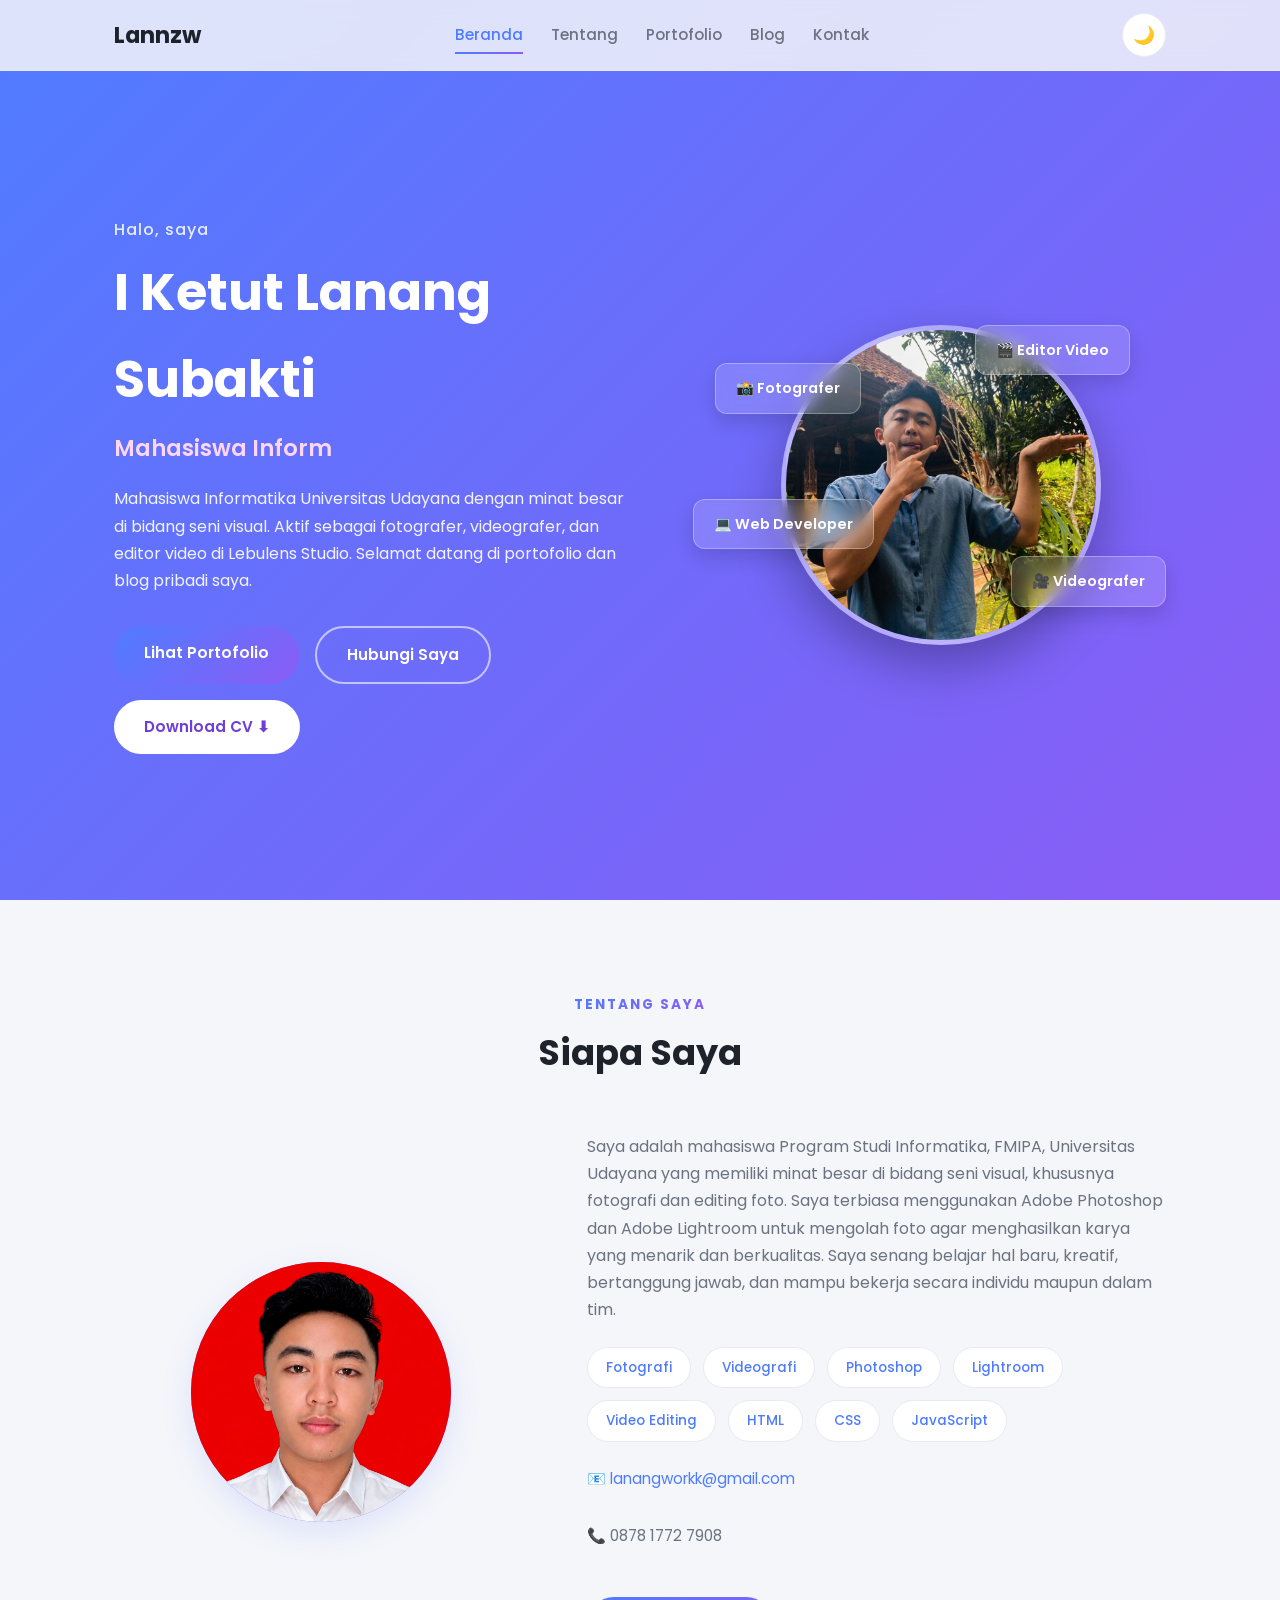
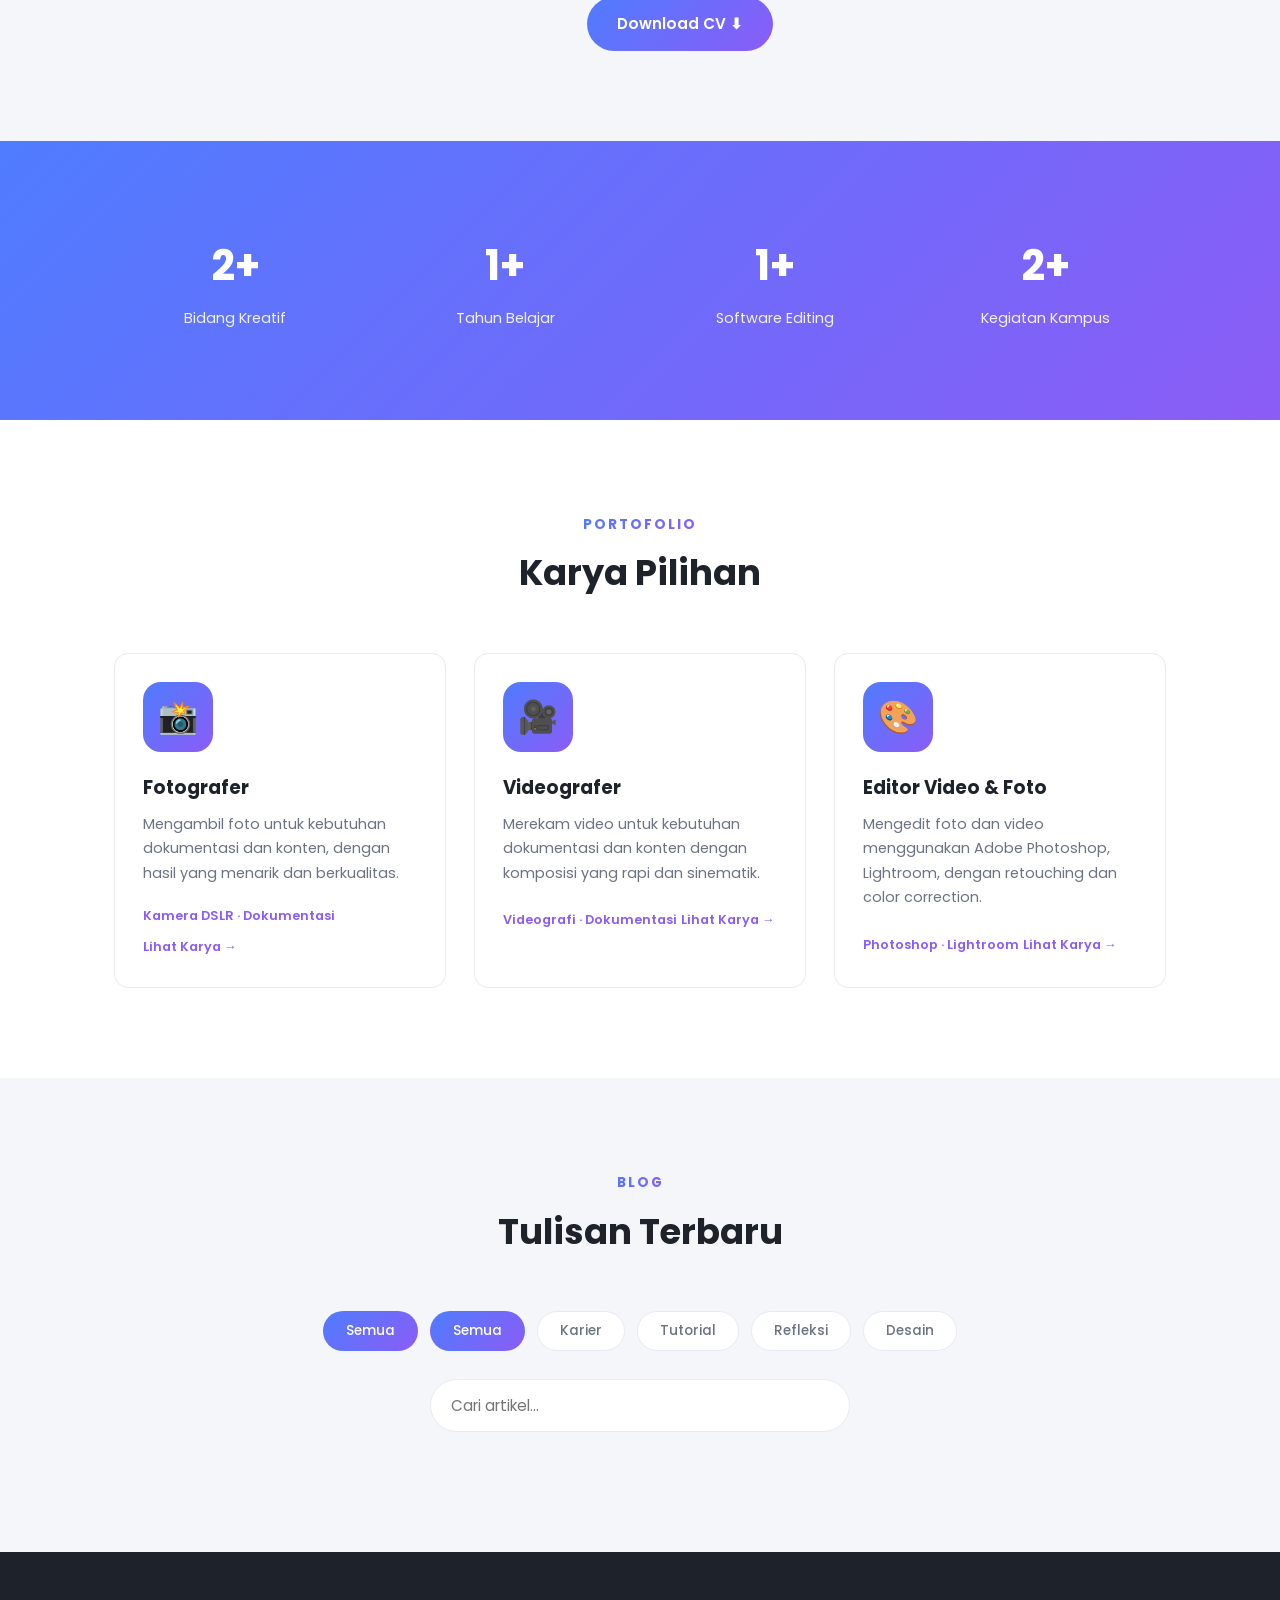
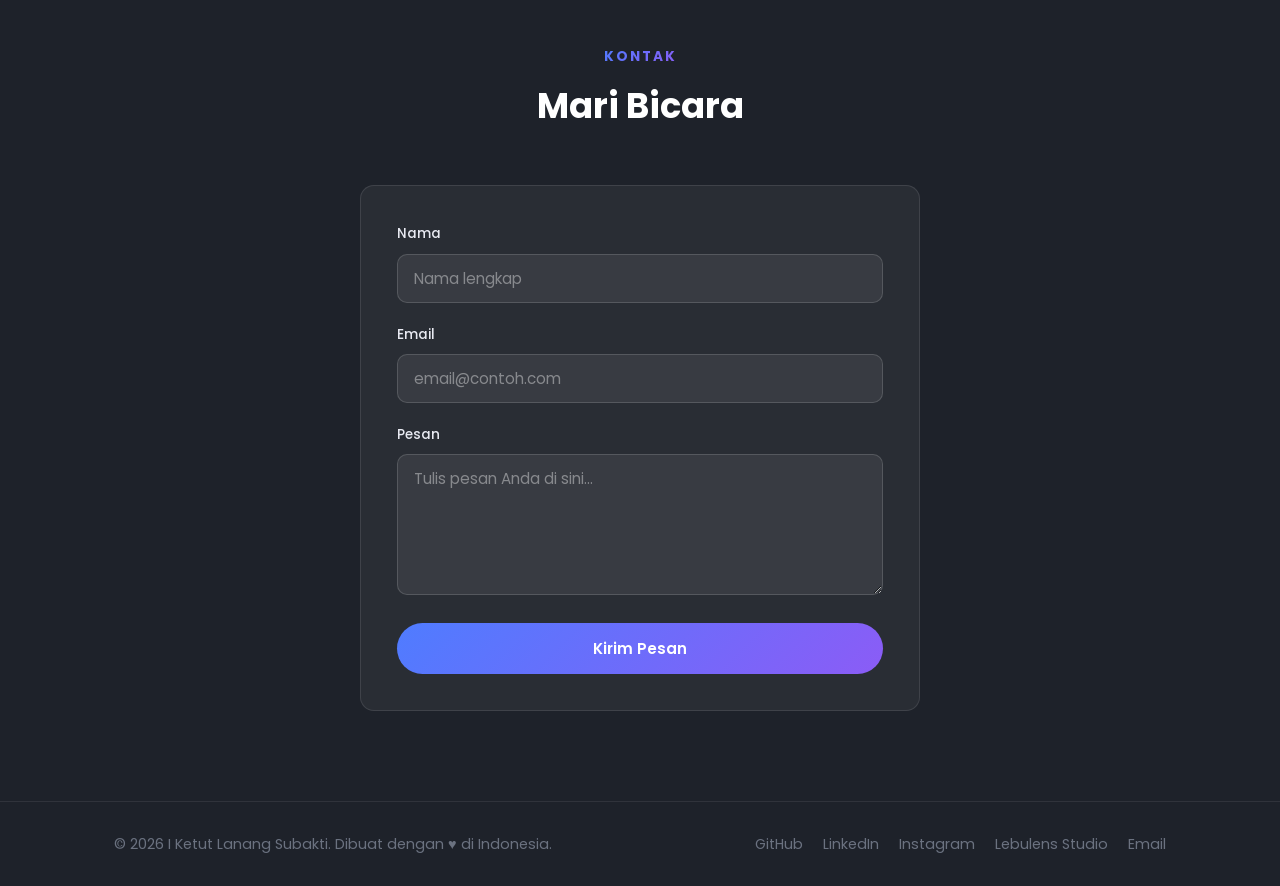
<file: index.html>
<!DOCTYPE html>
<html lang="id" data-theme="light">
<head>
  <meta charset="UTF-8">
  <meta name="viewport" content="width=device-width, initial-scale=1.0">
  <meta name="description" content="Portofolio dan blog pribadi saya - pengembangan web, teknologi, dan pengalaman pribadi.">
  <meta name="author" content="Nama Kamu">
  <meta property="og:title" content="Portofolio Blog Saya">
  <meta property="og:description" content="Portofolio dan blog pribadi saya - pengembangan web, teknologi, dan pengalaman pribadi.">
  <title>Portofolio Blog Saya</title>
  <link rel="icon" href="data:image/svg+xml,<svg xmlns=%22http://www.w3.org/2000/svg%22 viewBox=%220 0 100 100%22><text y=%22.9em%22 font-size=%2290%22>💻</text></svg>">
  <link rel="preconnect" href="https://fonts.googleapis.com">
  <link rel="preconnect" href="https://fonts.gstatic.com" crossorigin>
  <link href="https://fonts.googleapis.com/css2?family=Poppins:wght@300;400;500;600;700&display=swap" rel="stylesheet">
  <link rel="stylesheet" href="css/style.css">
</head>
<body>

  <!-- Preloader -->
  <div class="preloader" id="preloader">
    <div class="loader-ring"></div>
    <p>Memuat...</p>
  </div>

  <header class="navbar" id="navbar">
    <div class="container nav-inner">
      <a href="#hero" class="logo" id="logo">Nama<span class="logo-accent">Saya</span></a>
      <nav class="nav-menu" id="navMenu">
        <a href="#hero" class="nav-link active">Beranda</a>
        <a href="#about" class="nav-link">Tentang</a>
        <a href="#portfolio" class="nav-link">Portofolio</a>
        <a href="#blog" class="nav-link">Blog</a>
        <a href="#contact" class="nav-link">Kontak</a>
      </nav>
      <div class="nav-actions">
        <button class="theme-toggle" id="themeToggle" aria-label="Ganti tema">
          <span class="theme-icon-sun">☀️</span>
          <span class="theme-icon-moon">🌙</span>
        </button>
        <button class="hamburger" id="hamburger" aria-label="Buka menu">
          <span></span>
          <span></span>
          <span></span>
        </button>
      </div>
    </div>
  </header>

  <main>
    <!-- Hero -->
    <section id="hero" class="hero">
      <div class="container hero-inner">
        <div class="hero-text">
          <p class="hero-greeting">Halo, saya</p>
          <h1 class="hero-title" id="heroName">Nama Kamu</h1>
          <h2 class="hero-subtitle" id="typedText"></h2>
          <p class="hero-desc" id="heroDesc"></p>
          <div class="hero-actions">
            <a href="#portfolio" class="btn btn-primary">Lihat Portofolio</a>
            <a href="#contact" class="btn btn-outline">Hubungi Saya</a>
            <a href="#" class="btn btn-white" id="cvButton">Download CV ⬇</a>
          </div>
        </div>
        <div class="hero-art">
          <div class="blob"><img src="hero.jpg" alt="Foto profil" id="heroPhoto"></div>
          <div class="card-float card-float-1">📸 Fotografer</div>
          <div class="card-float card-float-2">🎥 Videografer</div>
          <div class="card-float card-float-3">🎬 Editor Video</div>
          <div class="card-float card-float-4">💻 Web Developer</div>
        </div>
      </div>
    </section>

    <!-- Tentang -->
    <section id="about" class="about">
      <div class="container">
        <div class="section-head reveal">
          <p class="section-tag">Tentang Saya</p>
          <h2 class="section-title">Siapa Saya</h2>
        </div>
        <div class="about-grid">
          <div class="about-photo reveal">
            <div class="photo-frame" id="aboutPhoto">👨‍💻</div>
          </div>
          <div class="about-text reveal">
            <p id="aboutText"></p>
            <div class="skills" id="skillsList"></div>
            <div class="about-contact">
              <p>📧 <a id="aboutEmail" href="mailto:email@contoh.com">email@contoh.com</a></p>
              <p>📞 <span id="aboutPhone">+62 812 3456 7890</span></p>
            </div>
            <a href="#" class="btn btn-primary" id="cvButton2">Download CV ⬇</a>
          </div>
        </div>
      </div>
    </section>

    <!-- Statistik -->
    <section class="stats" id="stats">
      <div class="container stats-grid" id="statsGrid"></div>
    </section>

    <!-- Portofolio -->
    <section id="portfolio" class="portfolio">
      <div class="container">
        <div class="section-head reveal">
          <p class="section-tag">Portofolio</p>
          <h2 class="section-title">Karya Pilihan</h2>
        </div>
        <div class="portfolio-grid" id="portfolioGrid"></div>
      </div>
    </section>

    <!-- Blog -->
    <section id="blog" class="blog">
      <div class="container">
        <div class="section-head reveal">
          <p class="section-tag">Blog</p>
          <h2 class="section-title">Tulisan Terbaru</h2>
        </div>
        <div class="blog-filters reveal" id="blogFilters">
          <button class="filter-btn active" data-filter="Semua">Semua</button>
        </div>
        <div class="blog-search reveal">
          <input type="text" id="searchInput" placeholder="Cari artikel...">
        </div>
        <div class="blog-list" id="blogList"></div>
        <p class="blog-empty" id="blogEmpty">Belum ada artikel yang cocok.</p>
      </div>
    </section>

    <!-- Kontak -->
    <section id="contact" class="contact">
      <div class="container">
        <div class="section-head reveal">
          <p class="section-tag">Kontak</p>
          <h2 class="section-title">Mari Bicara</h2>
        </div>
        <form id="contactForm" class="contact-form reveal">
          <div class="form-group">
            <label for="name">Nama</label>
            <input type="text" id="name" name="name" placeholder="Nama lengkap" required>
          </div>
          <div class="form-group">
            <label for="email">Email</label>
            <input type="email" id="email" name="email" placeholder="email@contoh.com" required>
          </div>
          <div class="form-group">
            <label for="message">Pesan</label>
            <textarea id="message" name="message" rows="5" placeholder="Tulis pesan Anda di sini..." required></textarea>
          </div>
          <button type="submit" class="btn btn-primary">Kirim Pesan</button>
        </form>
      </div>
    </section>
  </main>

  <footer class="footer">
    <div class="container footer-inner">
      <p>© <span id="year"></span> Nama Saya. Dibuat dengan ♥ di Indonesia.</p>
      <div class="socials" id="socialLinks"></div>
    </div>
  </footer>

  <!-- Tombol kembali ke atas -->
  <button class="back-to-top" id="backToTop" aria-label="Kembali ke atas">↑</button>

  <!-- Modal detail artikel -->
  <div class="modal" id="articleModal">
    <div class="modal-content">
      <button class="modal-close" id="modalClose" aria-label="Tutup">×</button>
      <div class="modal-body" id="modalBody"></div>
    </div>
  </div>

  <!-- Notifikasi -->
  <div class="toast" id="toast"></div>

  <script src="js/data.js"></script>
  <script src="js/main.js"></script>
</body>
</html>
</file>
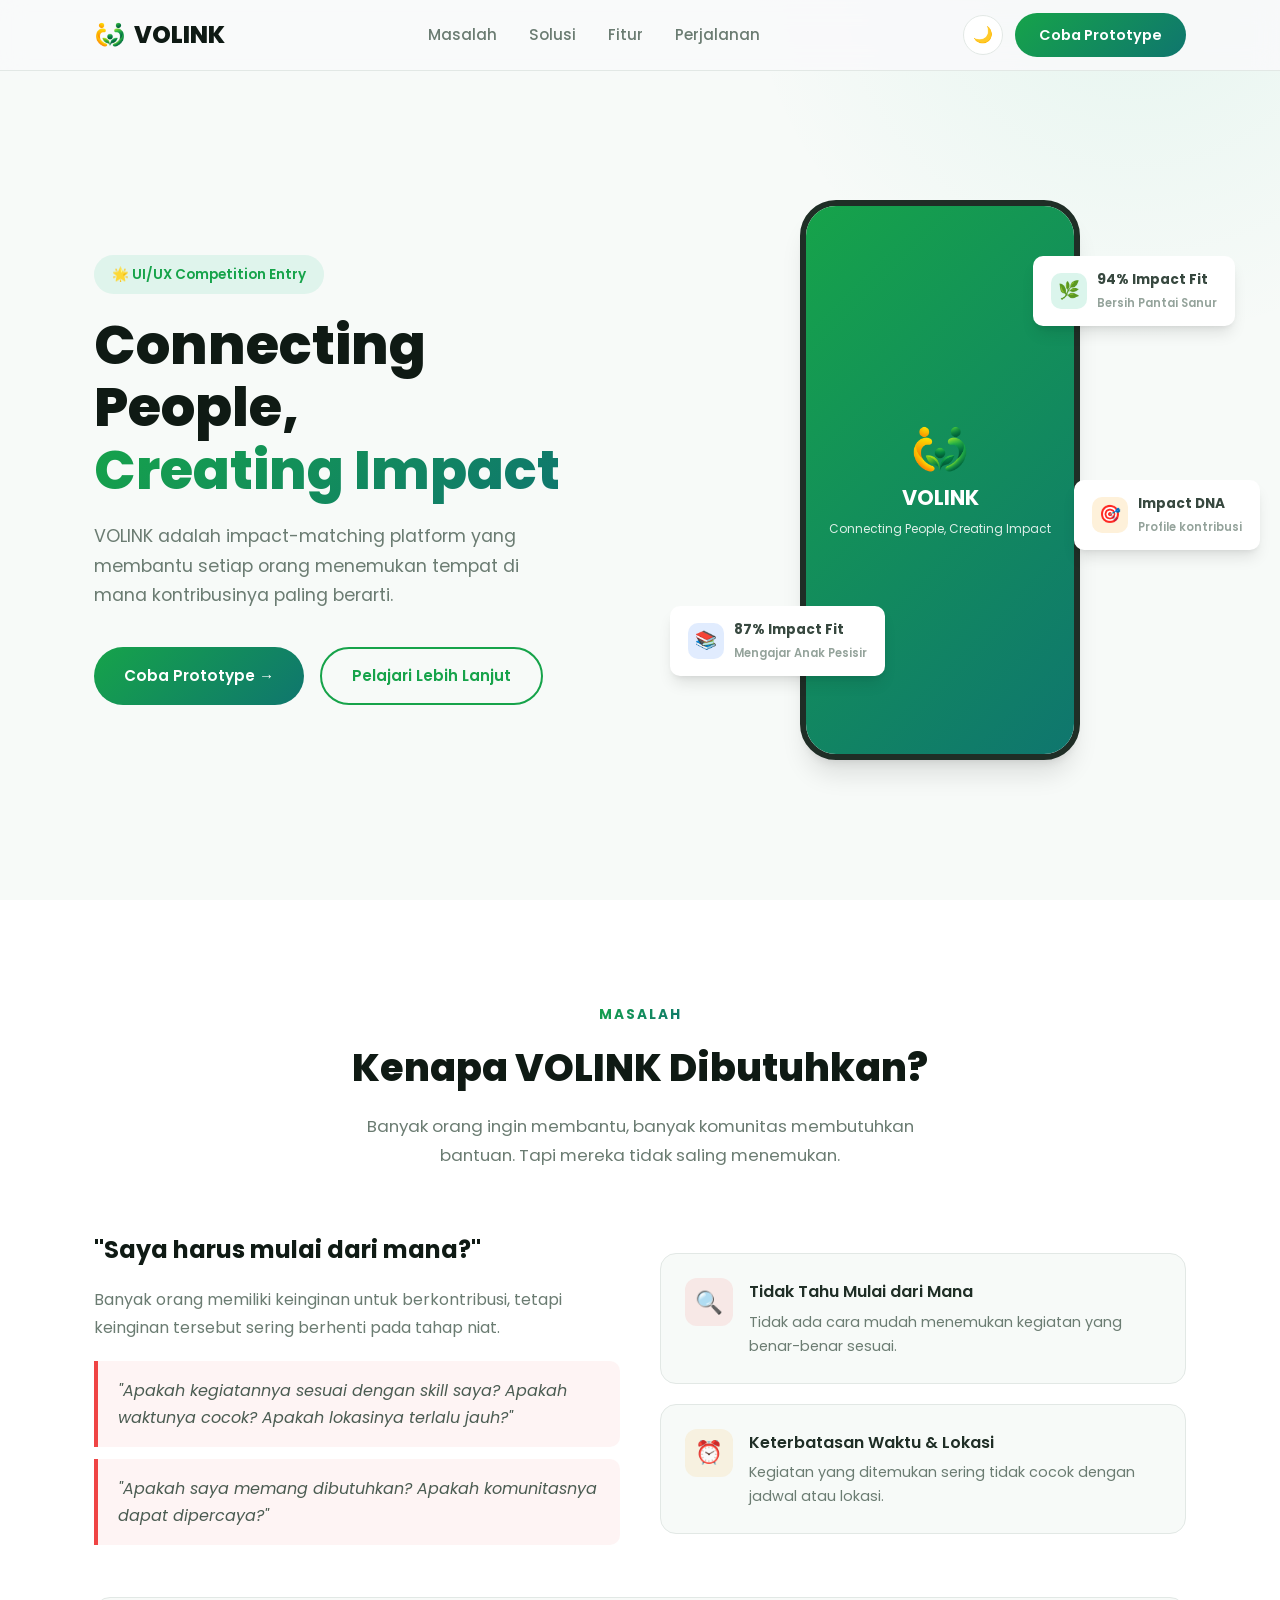
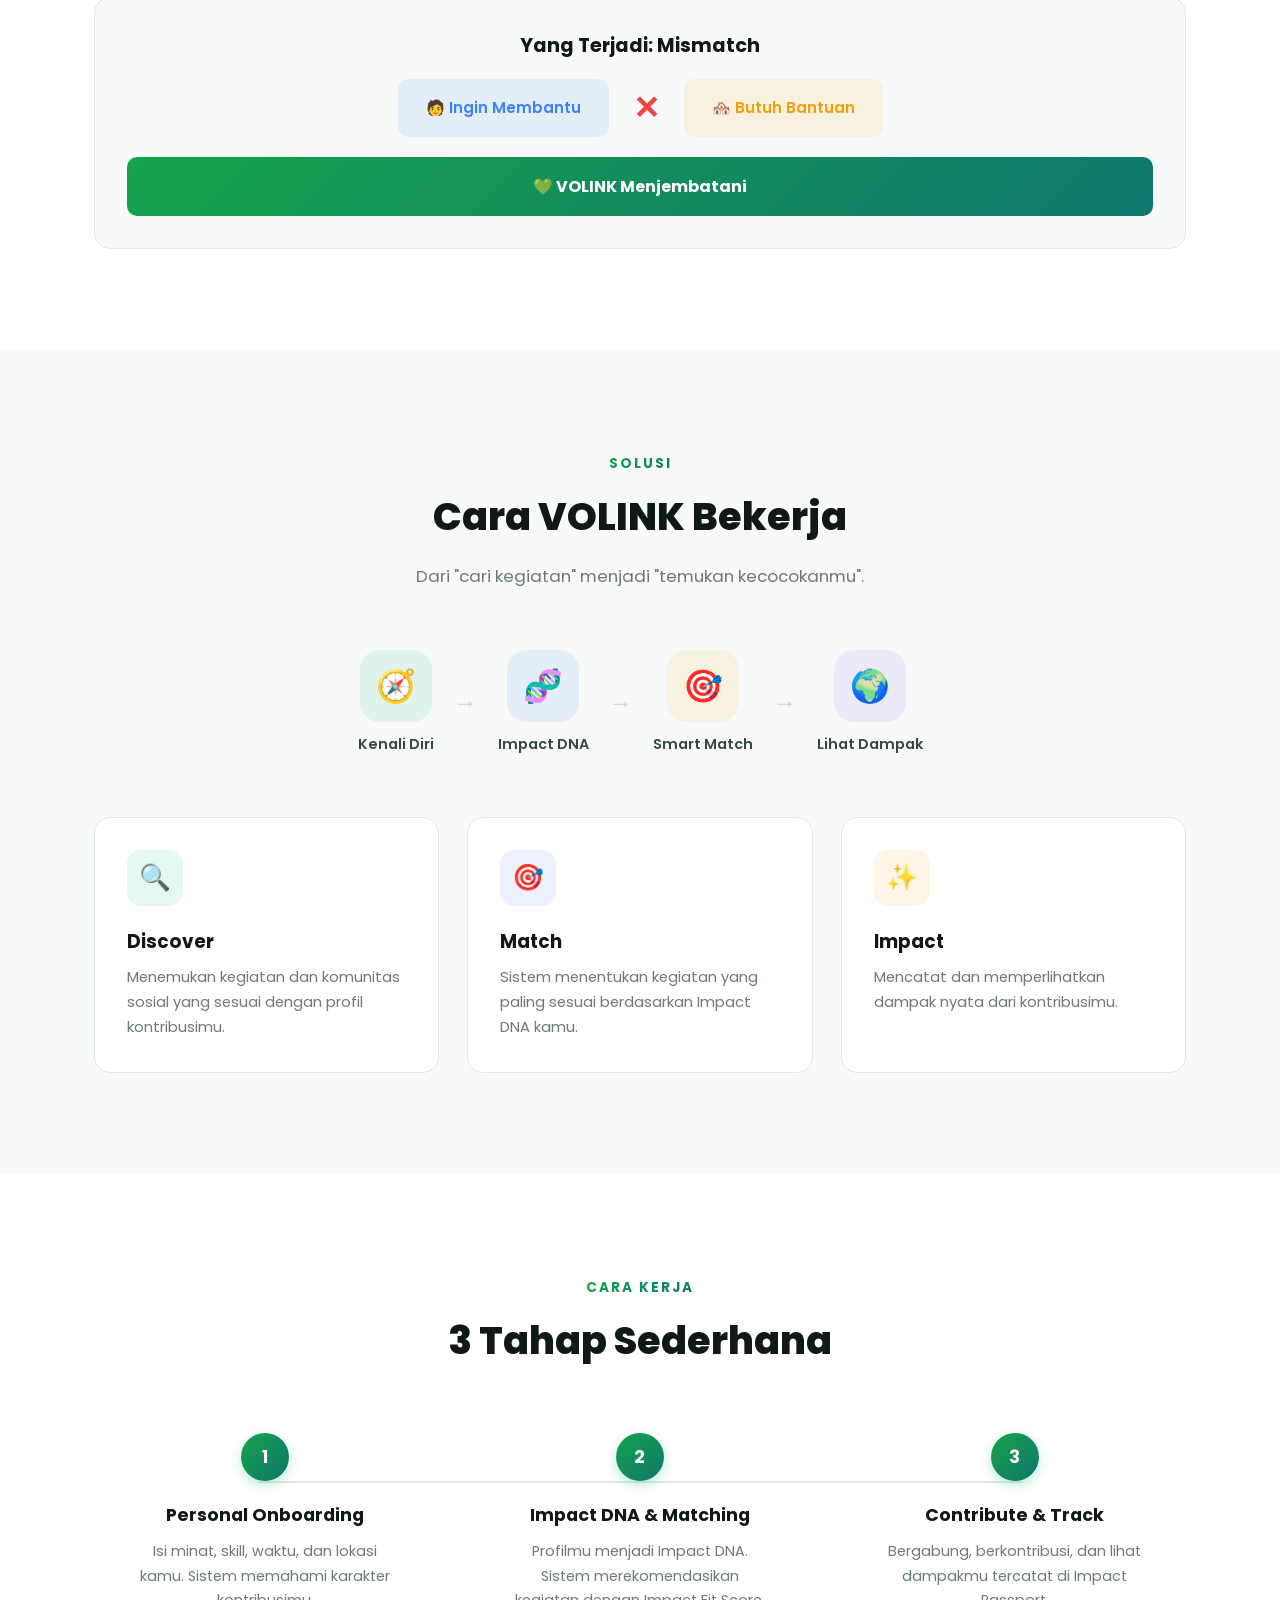
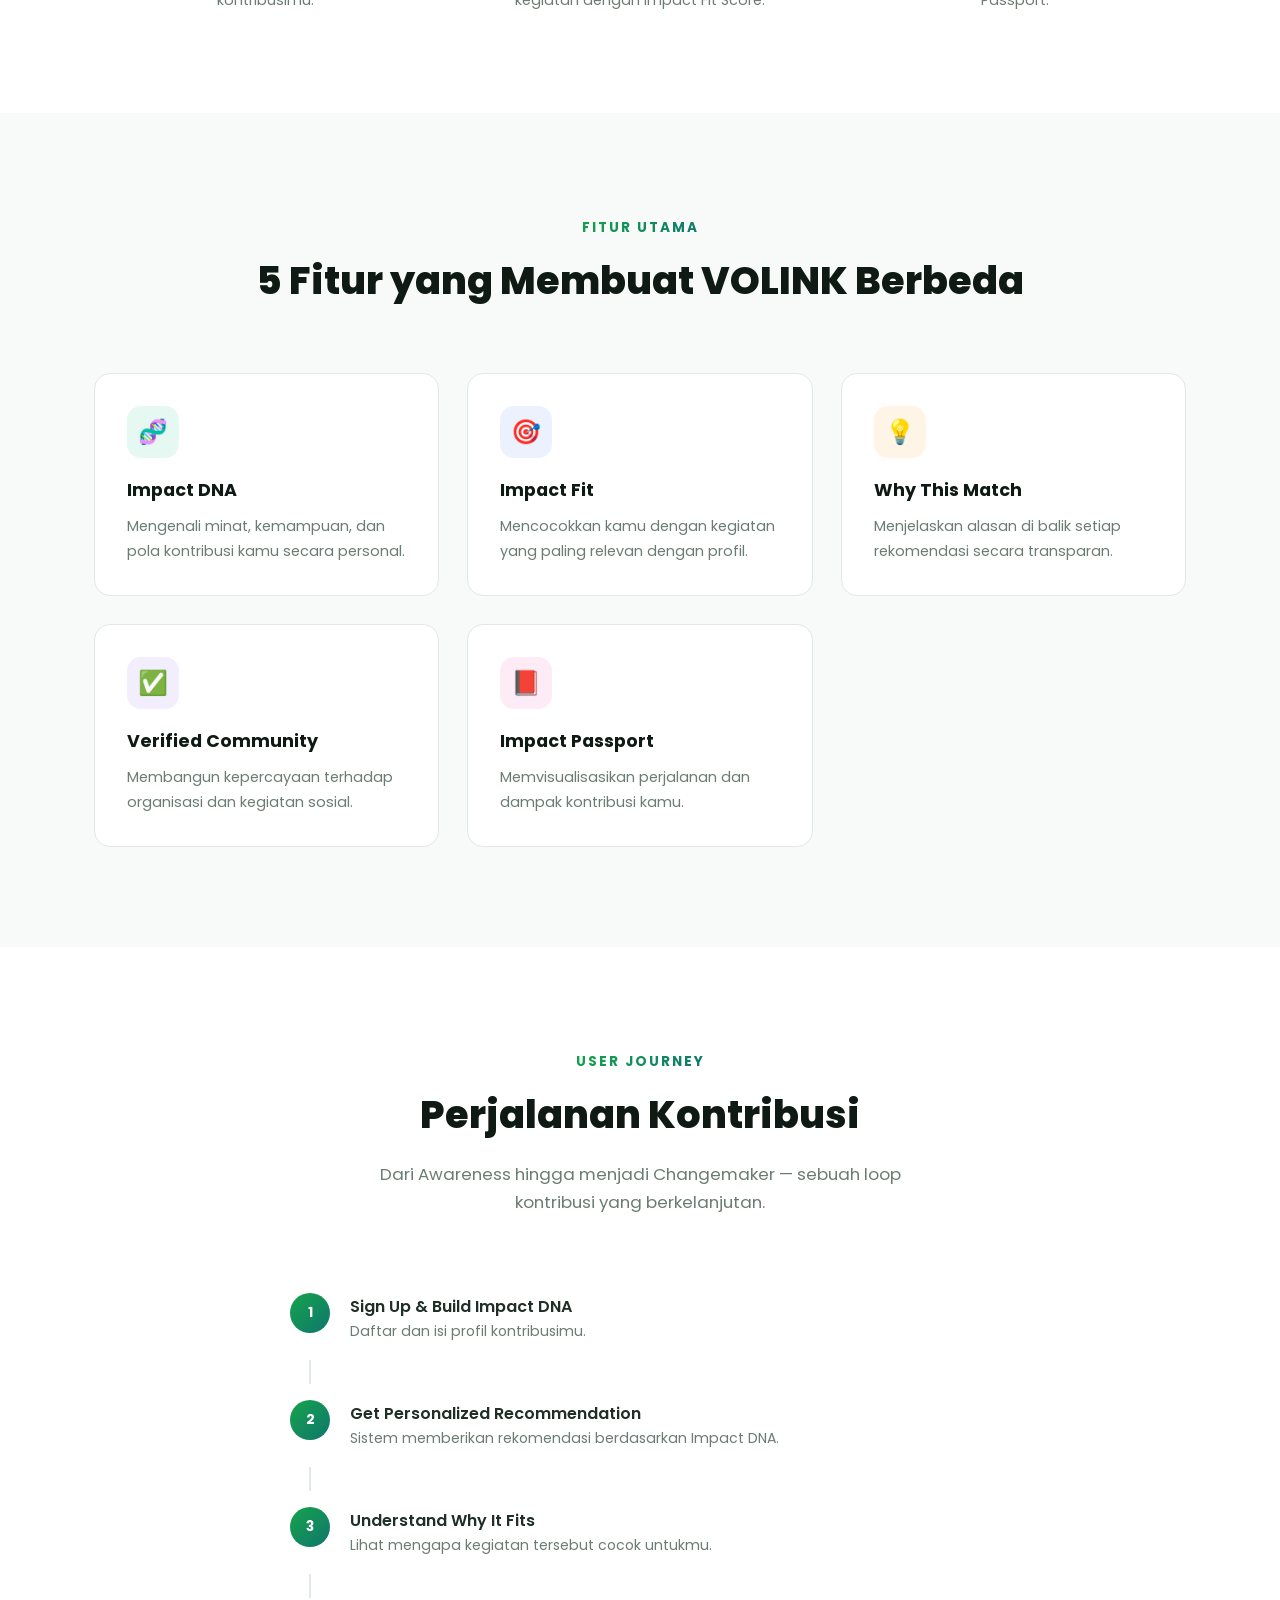
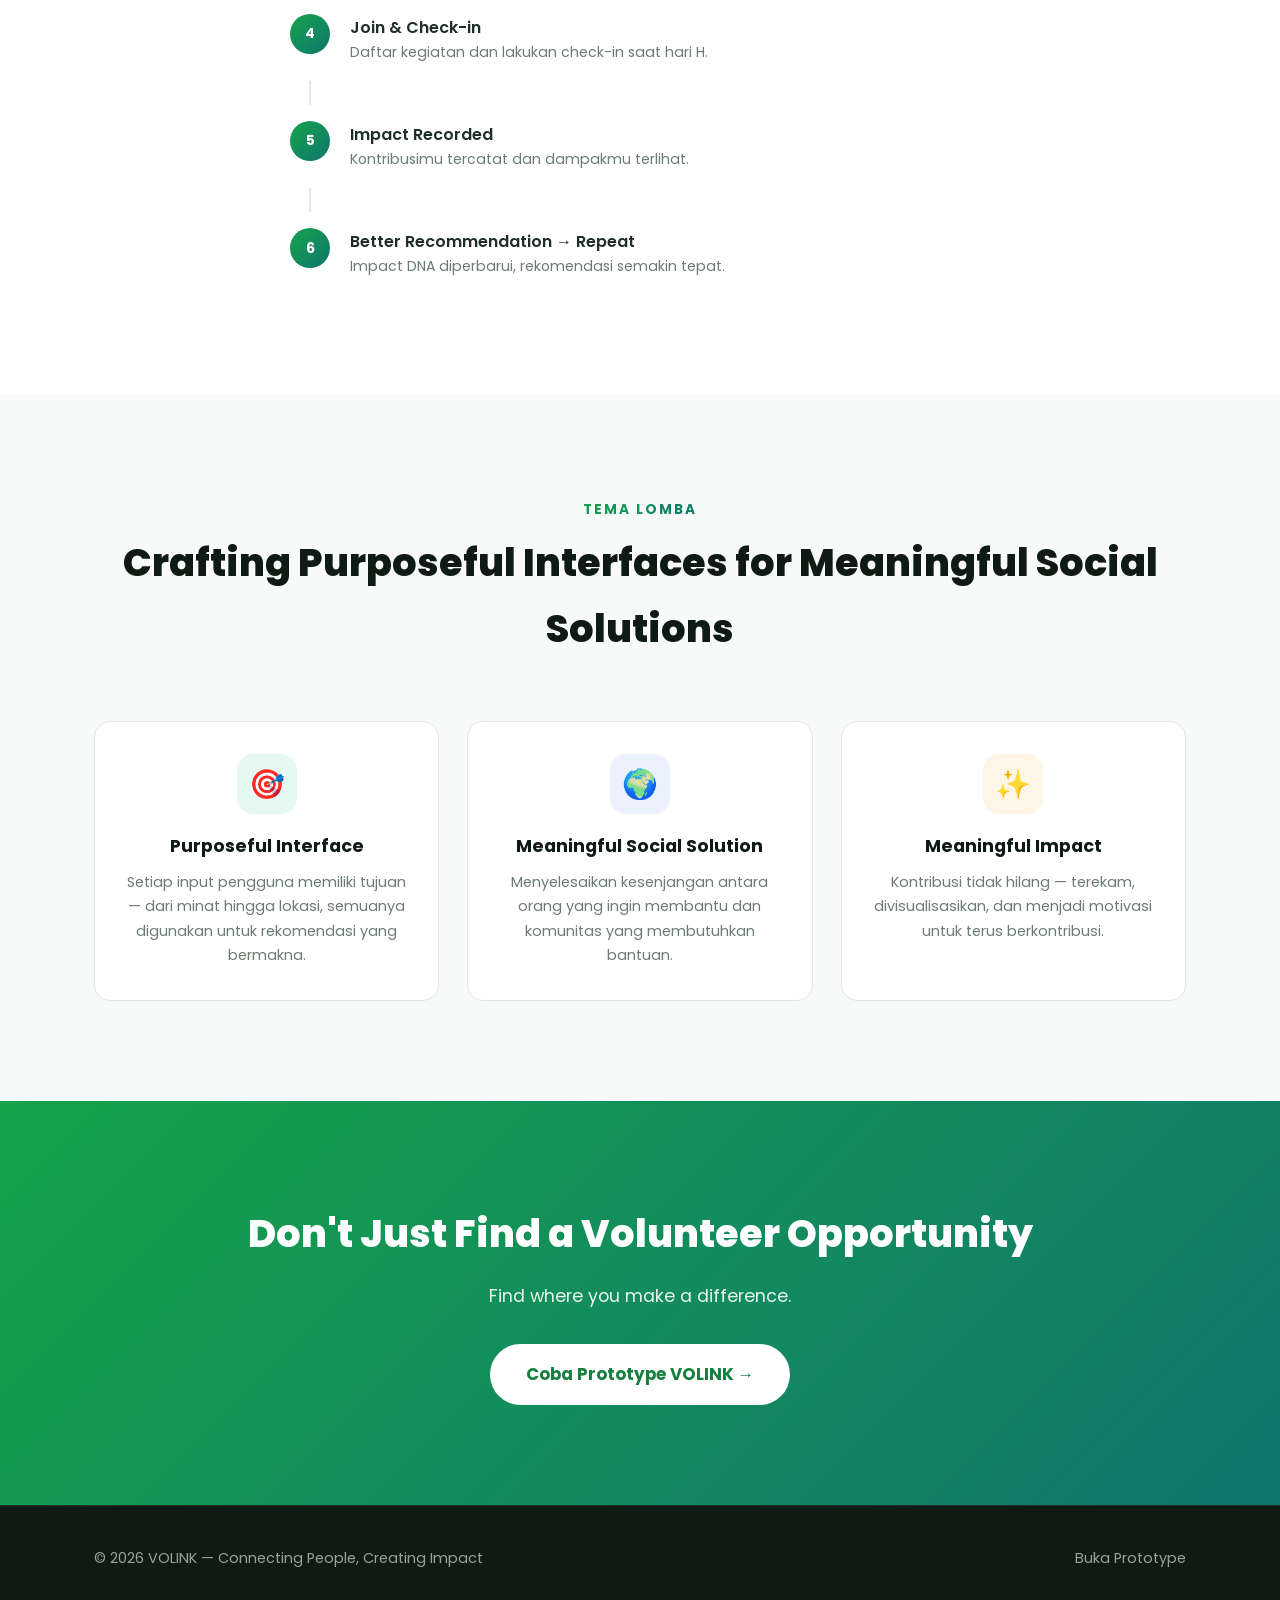
<file: volink/index.html>
<!DOCTYPE html>
<html lang="id" data-theme="light">
<head>
  <meta charset="UTF-8">
  <meta name="viewport" content="width=device-width, initial-scale=1.0">
  <meta name="description" content="VOLINK — Impact-matching platform yang menghubungkan volunteer dengan komunitas sosial.">
  <title>VOLINK — Connecting People, Creating Impact</title>
  <link rel="icon" href="data:image/svg+xml,<svg xmlns=%22http://www.w3.org/2000/svg%22 viewBox=%220 0 100 100%22><text y=%22.9em%22 font-size=%2290%22>💚</text></svg>">
  <link rel="preconnect" href="https://fonts.googleapis.com">
  <link rel="preconnect" href="https://fonts.gstatic.com" crossorigin>
  <link href="https://fonts.googleapis.com/css2?family=Poppins:wght@300;400;500;600;700;800&display=swap" rel="stylesheet">
  <link rel="stylesheet" href="css/landing.css">
</head>
<body>

  <div class="preloader" id="preloader">
    <div class="loader-ring"></div>
    <p>Memuat...</p>
  </div>

  <header class="navbar" id="navbar">
    <div class="nav-inner">
      <a href="#" class="logo">
        <img src="volink_logo.jpg" alt="VOLINK" style="width:32px;height:32px;border-radius:8px;object-fit:cover">
        VOLINK
      </a>
      <nav class="nav-links" id="navLinks">
        <a href="#problem" class="nav-link">Masalah</a>
        <a href="#solution" class="nav-link">Solusi</a>
        <a href="#features" class="nav-link">Fitur</a>
        <a href="#journey" class="nav-link">Perjalanan</a>
      </nav>
      <div class="nav-actions">
        <button class="theme-toggle" id="themeToggle" aria-label="Ganti tema">
          <span class="theme-icon-sun">☀️</span>
          <span class="theme-icon-moon">🌙</span>
        </button>
        <a href="app.html" class="btn-demo">Coba Prototype</a>
        <button class="hamburger" id="hamburger" aria-label="Menu">
          <span></span><span></span><span></span>
        </button>
      </div>
    </div>
  </header>

  <main>
    <!-- Hero -->
    <section class="hero" id="hero">
      <div class="container hero-inner">
        <div class="hero-text">
          <div class="hero-badge">🌟 UI/UX Competition Entry</div>
          <h1 class="hero-title">
            Connecting People,<br>
            <span class="highlight">Creating Impact</span>
          </h1>
          <p class="hero-desc">
            VOLINK adalah impact-matching platform yang membantu setiap orang menemukan tempat di mana kontribusinya paling berarti.
          </p>
          <div class="hero-actions">
            <a href="app.html" class="btn btn-primary">Coba Prototype →</a>
            <a href="#problem" class="btn btn-outline">Pelajari Lebih Lanjut</a>
          </div>
        </div>
        <div class="hero-visual">
          <div class="hero-phone">
            <div class="hero-phone-screen">
              <img src="volink_logo.jpg" alt="VOLINK" style="width:60px;height:60px;border-radius:16px;object-fit:cover">
              <div class="hero-phone-title">VOLINK</div>
              <div class="hero-phone-sub">Connecting People, Creating Impact</div>
            </div>
          </div>
          <div class="floating-card fc-1">
            <span class="fc-icon">🌿</span>
            <div><strong>94% Impact Fit</strong><br><small style="color:var(--gray-400)">Bersih Pantai Sanur</small></div>
          </div>
          <div class="floating-card fc-2">
            <span class="fc-icon">📚</span>
            <div><strong>87% Impact Fit</strong><br><small style="color:var(--gray-400)">Mengajar Anak Pesisir</small></div>
          </div>
          <div class="floating-card fc-3">
            <span class="fc-icon">🎯</span>
            <div><strong>Impact DNA</strong><br><small style="color:var(--gray-400)">Profile kontribusi</small></div>
          </div>
        </div>
      </div>
    </section>

    <!-- Problem -->
    <section class="section problem" id="problem">
      <div class="container">
        <div class="section-head reveal">
          <p class="section-tag">Masalah</p>
          <h2 class="section-title">Kenapa VOLINK Dibutuhkan?</h2>
          <p class="section-desc">Banyak orang ingin membantu, banyak komunitas membutuhkan bantuan. Tapi mereka tidak saling menemukan.</p>
        </div>
        <div class="problem-grid reveal">
          <div class="problem-content">
            <h3>"Saya harus mulai dari mana?"</h3>
            <p>Banyak orang memiliki keinginan untuk berkontribusi, tetapi keinginan tersebut sering berhenti pada tahap niat.</p>
            <div class="problem-quote">
              "Apakah kegiatannya sesuai dengan skill saya? Apakah waktunya cocok? Apakah lokasinya terlalu jauh?"
            </div>
            <div class="problem-quote">
              "Apakah saya memang dibutuhkan? Apakah komunitasnya dapat dipercaya?"
            </div>
          </div>
          <div class="problem-visual">
            <div class="problem-card">
              <div class="problem-card-icon red">🔍</div>
              <div>
                <h4>Tidak Tahu Mulai dari Mana</h4>
                <p>Tidak ada cara mudah menemukan kegiatan yang benar-benar sesuai.</p>
              </div>
            </div>
            <div class="problem-card">
              <div class="problem-card-icon amber">⏰</div>
              <div>
                <h4>Keterbatasan Waktu & Lokasi</h4>
                <p>Kegiatan yang ditemukan sering tidak cocok dengan jadwal atau lokasi.</p>
              </div>
            </div>
          </div>
        </div>
        <div class="mismatch-bar reveal">
          <h3>Yang Terjadi: Mismatch</h3>
          <div class="mismatch-visual">
            <div class="mismatch-side mismatch-people">🧑 Ingin Membantu</div>
            <div class="mismatch-x">✕</div>
            <div class="mismatch-side mismatch-communities">🏘️ Butuh Bantuan</div>
          </div>
          <div style="margin-top:20px">
            <div class="mismatch-volink">💚 VOLINK Menjembatani</div>
          </div>
        </div>
      </div>
    </section>

    <!-- Solution -->
    <section class="section solution" id="solution">
      <div class="container">
        <div class="section-head reveal">
          <p class="section-tag">Solusi</p>
          <h2 class="section-title">Cara VOLINK Bekerja</h2>
          <p class="section-desc">Dari "cari kegiatan" menjadi "temukan kecocokanmu".</p>
        </div>
        <div class="solution-flow reveal">
          <div class="solution-step">
            <div class="solution-step-icon step-green">🧭</div>
            <div class="solution-step-label">Kenali Diri</div>
          </div>
          <div class="solution-arrow">→</div>
          <div class="solution-step">
            <div class="solution-step-icon step-blue">🧬</div>
            <div class="solution-step-label">Impact DNA</div>
          </div>
          <div class="solution-arrow">→</div>
          <div class="solution-step">
            <div class="solution-step-icon step-amber">🎯</div>
            <div class="solution-step-label">Smart Match</div>
          </div>
          <div class="solution-arrow">→</div>
          <div class="solution-step">
            <div class="solution-step-icon step-purple">🌍</div>
            <div class="solution-step-label">Lihat Dampak</div>
          </div>
        </div>
        <div class="solution-features">
          <div class="sol-card reveal">
            <div class="sol-card-icon" style="background:rgba(16,185,129,0.1)">🔍</div>
            <h3>Discover</h3>
            <p>Menemukan kegiatan dan komunitas sosial yang sesuai dengan profil kontribusimu.</p>
          </div>
          <div class="sol-card reveal">
            <div class="sol-card-icon" style="background:rgba(59,130,246,0.1)">🎯</div>
            <h3>Match</h3>
            <p>Sistem menentukan kegiatan yang paling sesuai berdasarkan Impact DNA kamu.</p>
          </div>
          <div class="sol-card reveal">
            <div class="sol-card-icon" style="background:rgba(245,158,11,0.1)">✨</div>
            <h3>Impact</h3>
            <p>Mencatat dan memperlihatkan dampak nyata dari kontribusimu.</p>
          </div>
        </div>
      </div>
    </section>

    <!-- How It Works -->
    <section class="section how" id="how">
      <div class="container">
        <div class="section-head reveal">
          <p class="section-tag">Cara Kerja</p>
          <h2 class="section-title">3 Tahap Sederhana</h2>
        </div>
        <div class="how-steps">
          <div class="how-step reveal">
            <div class="how-step-num">1</div>
            <h3>Personal Onboarding</h3>
            <p>Isi minat, skill, waktu, dan lokasi kamu. Sistem memahami karakter kontribusimu.</p>
          </div>
          <div class="how-step reveal">
            <div class="how-step-num">2</div>
            <h3>Impact DNA & Matching</h3>
            <p>Profilmu menjadi Impact DNA. Sistem merekomendasikan kegiatan dengan Impact Fit Score.</p>
          </div>
          <div class="how-step reveal">
            <div class="how-step-num">3</div>
            <h3>Contribute & Track</h3>
            <p>Bergabung, berkontribusi, dan lihat dampakmu tercatat di Impact Passport.</p>
          </div>
        </div>
      </div>
    </section>

    <!-- Features -->
    <section class="section features" id="features">
      <div class="container">
        <div class="section-head reveal">
          <p class="section-tag">Fitur Utama</p>
          <h2 class="section-title">5 Fitur yang Membuat VOLINK Berbeda</h2>
        </div>
        <div class="features-grid">
          <div class="feature-card reveal">
            <div class="feature-icon" style="background:rgba(16,185,129,0.1)">🧬</div>
            <h3>Impact DNA</h3>
            <p>Mengenali minat, kemampuan, dan pola kontribusi kamu secara personal.</p>
          </div>
          <div class="feature-card reveal">
            <div class="feature-icon" style="background:rgba(59,130,246,0.1)">🎯</div>
            <h3>Impact Fit</h3>
            <p>Mencocokkan kamu dengan kegiatan yang paling relevan dengan profil.</p>
          </div>
          <div class="feature-card reveal">
            <div class="feature-icon" style="background:rgba(245,158,11,0.1)">💡</div>
            <h3>Why This Match</h3>
            <p>Menjelaskan alasan di balik setiap rekomendasi secara transparan.</p>
          </div>
          <div class="feature-card reveal">
            <div class="feature-icon" style="background:rgba(139,92,246,0.1)">✅</div>
            <h3>Verified Community</h3>
            <p>Membangun kepercayaan terhadap organisasi dan kegiatan sosial.</p>
          </div>
          <div class="feature-card reveal">
            <div class="feature-icon" style="background:rgba(236,72,153,0.1)">📕</div>
            <h3>Impact Passport</h3>
            <p>Memvisualisasikan perjalanan dan dampak kontribusi kamu.</p>
          </div>
        </div>
      </div>
    </section>

    <!-- User Journey -->
    <section class="section journey" id="journey">
      <div class="container">
        <div class="section-head reveal">
          <p class="section-tag">User Journey</p>
          <h2 class="section-title">Perjalanan Kontribusi</h2>
          <p class="section-desc">Dari Awareness hingga menjadi Changemaker — sebuah loop kontribusi yang berkelanjutan.</p>
        </div>
        <div class="journey-timeline reveal">
          <div class="journey-item">
            <div class="journey-dot">1</div>
            <div class="journey-content">
              <h4>Sign Up & Build Impact DNA</h4>
              <p>Daftar dan isi profil kontribusimu.</p>
            </div>
          </div>
          <div class="journey-line"></div>
          <div class="journey-item">
            <div class="journey-dot">2</div>
            <div class="journey-content">
              <h4>Get Personalized Recommendation</h4>
              <p>Sistem memberikan rekomendasi berdasarkan Impact DNA.</p>
            </div>
          </div>
          <div class="journey-line"></div>
          <div class="journey-item">
            <div class="journey-dot">3</div>
            <div class="journey-content">
              <h4>Understand Why It Fits</h4>
              <p>Lihat mengapa kegiatan tersebut cocok untukmu.</p>
            </div>
          </div>
          <div class="journey-line"></div>
          <div class="journey-item">
            <div class="journey-dot">4</div>
            <div class="journey-content">
              <h4>Join & Check-in</h4>
              <p>Daftar kegiatan dan lakukan check-in saat hari H.</p>
            </div>
          </div>
          <div class="journey-line"></div>
          <div class="journey-item">
            <div class="journey-dot">5</div>
            <div class="journey-content">
              <h4>Impact Recorded</h4>
              <p>Kontribusimu tercatat dan dampakmu terlihat.</p>
            </div>
          </div>
          <div class="journey-line"></div>
          <div class="journey-item">
            <div class="journey-dot">6</div>
            <div class="journey-content">
              <h4>Better Recommendation → Repeat</h4>
              <p>Impact DNA diperbarui, rekomendasi semakin tepat.</p>
            </div>
          </div>
        </div>
      </div>
    </section>

    <!-- Theme Alignment -->
    <section class="section theme-section" id="theme">
      <div class="container">
        <div class="section-head reveal">
          <p class="section-tag">Tema Lomba</p>
          <h2 class="section-title">Crafting Purposeful Interfaces for Meaningful Social Solutions</h2>
        </div>
        <div class="theme-grid">
          <div class="theme-card reveal">
            <div class="theme-card-icon" style="background:rgba(16,185,129,0.1)">🎯</div>
            <h3>Purposeful Interface</h3>
            <p>Setiap input pengguna memiliki tujuan — dari minat hingga lokasi, semuanya digunakan untuk rekomendasi yang bermakna.</p>
          </div>
          <div class="theme-card reveal">
            <div class="theme-card-icon" style="background:rgba(59,130,246,0.1)">🌍</div>
            <h3>Meaningful Social Solution</h3>
            <p>Menyelesaikan kesenjangan antara orang yang ingin membantu dan komunitas yang membutuhkan bantuan.</p>
          </div>
          <div class="theme-card reveal">
            <div class="theme-card-icon" style="background:rgba(245,158,11,0.1)">✨</div>
            <h3>Meaningful Impact</h3>
            <p>Kontribusi tidak hilang — terekam, divisualisasikan, dan menjadi motivasi untuk terus berkontribusi.</p>
          </div>
        </div>
      </div>
    </section>

    <!-- CTA -->
    <section class="cta-section">
      <div class="container">
        <h2>Don't Just Find a Volunteer Opportunity</h2>
        <p>Find where you make a difference.</p>
        <a href="app.html" class="btn-cta">Coba Prototype VOLINK →</a>
      </div>
    </section>
  </main>

  <footer class="footer">
    <div class="container footer-inner">
      <p>© 2026 VOLINK — Connecting People, Creating Impact</p>
      <p><a href="app.html">Buka Prototype</a></p>
    </div>
  </footer>

  <script src="js/landing.js"></script>
</body>
</html>
</file>
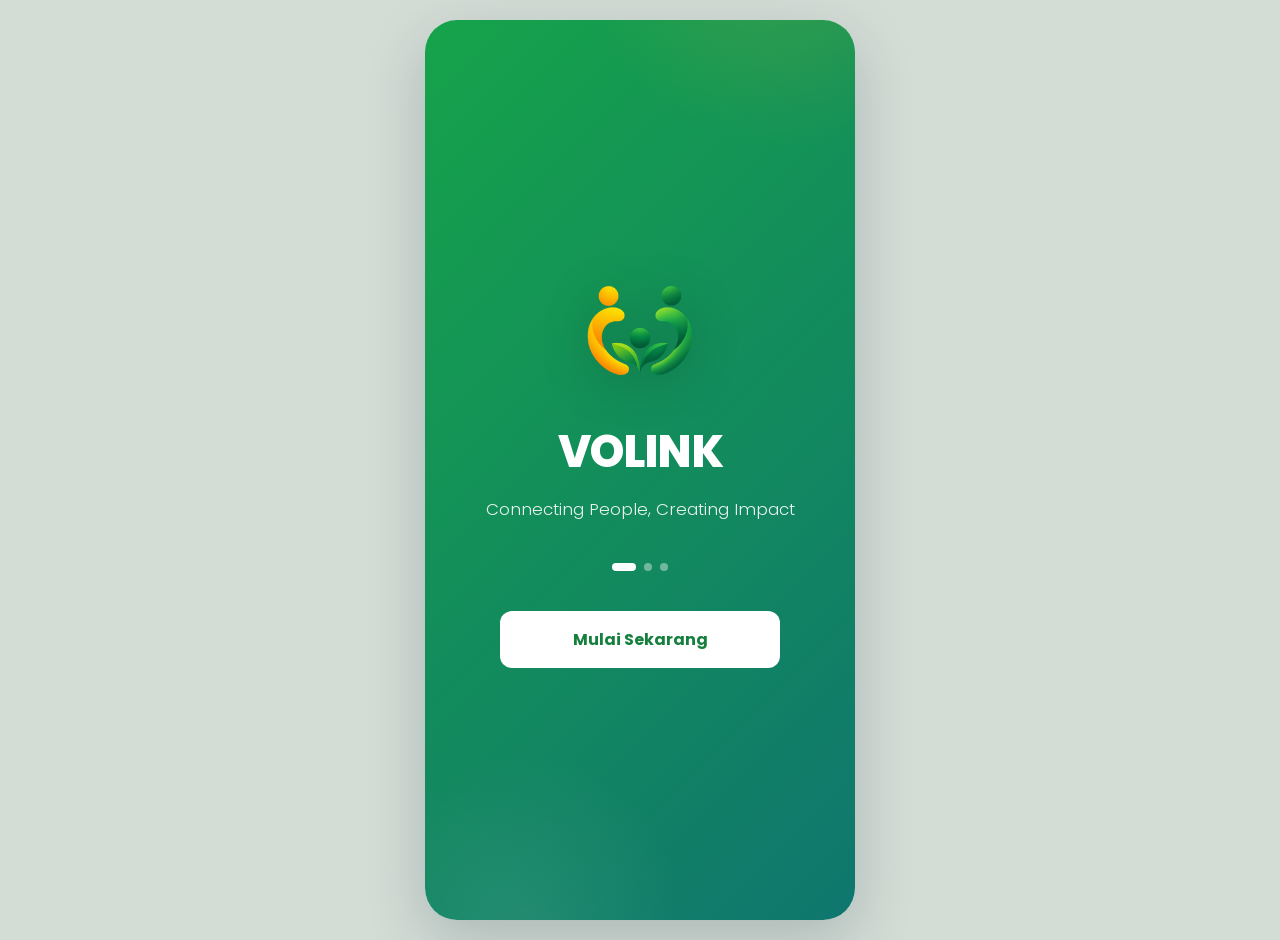
<file: volink/app.html>
<!DOCTYPE html>
<html lang="id">
<head>
  <meta charset="UTF-8">
  <meta name="viewport" content="width=device-width, initial-scale=1.0, maximum-scale=1.0, user-scalable=no">
  <title>VOLINK — Connecting People, Creating Impact</title>
  <link rel="icon" href="data:image/svg+xml,<svg xmlns=%22http://www.w3.org/2000/svg%22 viewBox=%220 0 100 100%22><text y=%22.9em%22 font-size=%2290%22>💚</text></svg>">
  <link rel="preconnect" href="https://fonts.googleapis.com">
  <link rel="preconnect" href="https://fonts.gstatic.com" crossorigin>
  <link href="https://fonts.googleapis.com/css2?family=Poppins:wght@300;400;500;600;700;800&display=swap" rel="stylesheet">
  <link rel="stylesheet" href="css/app.css">
</head>
<body>

<div class="app" id="app">

  <!-- ========== SPLASH / WELCOME ========== -->
  <div class="screen active" id="screen-splash">
    <div class="splash">
      <div class="splash-logo">
        <img src="volink_logo.jpg" alt="VOLINK Logo" style="width:120px;height:120px;border-radius:24px;object-fit:cover">
      </div>
      <div class="splash-title">VOLINK</div>
      <div class="splash-tagline">Connecting People, Creating Impact</div>
      <div class="splash-dots">
        <span class="dot active"></span><span class="dot"></span><span class="dot"></span>
      </div>
      <button class="btn-primary-lg splash-btn" onclick="goToLogin()">Mulai Sekarang</button>
    </div>
  </div>

  <!-- ========== LOGIN / SIGN UP ========== -->
  <div class="screen" id="screen-login">
    <div class="login-screen">
      <div class="login-header">
        <div class="login-logo-sm">
          <img src="volink_logo.jpg" alt="VOLINK" style="width:48px;height:48px;border-radius:12px;object-fit:cover">
        </div>
        <h1>Selamat Datang di VOLINK</h1>
        <p>Mulai perjalanan dampakmu</p>
      </div>
      <div class="login-form">
        <div class="form-group">
          <label class="form-label">Nama Lengkap</label>
          <input type="text" class="form-input" id="loginName" placeholder="Masukkan nama kamu" value="Raka">
        </div>
        <div class="form-group">
          <label class="form-label">Email</label>
          <input type="email" class="form-input" id="loginEmail" placeholder="email@contoh.com" value="raka@univ.ac.id">
        </div>
        <div class="form-group">
          <label class="form-label">Kata Sandi</label>
          <div class="form-input-wrap">
            <input type="password" class="form-input" id="loginPass" placeholder="Minimal 8 karakter" value="password123">
            <button class="input-eye" onclick="togglePass()">👁</button>
          </div>
        </div>
        <button class="btn-primary-lg" onclick="saveLoginName();showScreen('role-selection')" style="margin-top:8px">Masuk</button>
        <div class="login-divider"><span>atau</span></div>
        <button class="btn-outline-full" onclick="showScreen('role-selection')">
          <span> Continue with Google</span>
        </button>
        <p class="login-footer-text">Belum punya akun? <a href="#" onclick="showScreen('role-selection');return false;">Daftar</a></p>
      </div>
    </div>
  </div>

  <!-- ========== ONBOARDING STEP 1: Pilihan Minat ========== -->
  <div class="screen" id="screen-onboarding">
    <div class="onboarding">
      <div class="onboarding-header">
        <div class="ob-logo">
          <img src="volink_logo.jpg" alt="VOLINK" style="width:36px;height:36px;border-radius:10px;object-fit:cover">
        </div>
        <h2 id="obTitle">Pilihan Minat</h2>
        <p id="obSubtitle">Bidang sosial apa yang paling ingin kamu dukung?</p>
      </div>
      <div class="onboarding-progress">
        <div class="progress-bar"><div class="progress-fill" id="obProgress" style="width:16.6%"></div></div>
        <div class="progress-labels">
          <span id="obStepLabel">Langkah 1 dari 6</span>
          <span id="obPercent">17%</span>
        </div>
      </div>
      <div class="onboarding-body" id="obBody"></div>
      <div class="onboarding-footer">
        <button class="btn-ghost" id="obBack" onclick="obBack()" style="display:none">Kembali</button>
        <button class="btn-primary-lg" id="obNext" onclick="obNext()" disabled>Lanjut →</button>
      </div>
    </div>
  </div>

  <!-- ========== IMPACT DNA RESULT ========== -->
  <div class="screen" id="screen-dna">
    <div class="dna-screen">
      <div class="dna-confetti" id="dnaConfetti"></div>
      <div class="dna-icon">
        <img src="volink_logo.jpg" alt="VOLINK" style="width:80px;height:80px;border-radius:20px;object-fit:cover;filter:drop-shadow(0 8px 24px rgba(22,163,74,0.3))">
      </div>
      <div class="dna-badge">🧬 Impact DNA</div>
      <div class="dna-title">Impact DNA Kamu</div>
      <div class="dna-subtitle">Profil kontribusimu telah terbentuk</div>
      <div class="dna-card">
        <div class="dna-card-label">Profil Kamu</div>
        <div class="dna-profile-name" id="dnaName">Community Changemaker</div>
        <div class="dna-radar" id="dnaRadar"></div>
        <div class="dna-bars" id="dnaBars"></div>
        <div class="dna-skills-title">Keahlian Kamu</div>
        <div class="dna-skills" id="dnaSkills"></div>
      </div>
      <button class="btn-primary-lg" onclick="goToDashboard()">Lihat Rekomendasi →</button>
    </div>
  </div>

  <!-- ========== PERSONALIZED DASHBOARD ========== -->
  <div class="screen" id="screen-home">
    <div class="home-screen">
      <div class="home-header">
        <div class="home-header-top">
          <div>
            <div class="home-greeting" id="homeGreeting">Siap menciptakan dampak hari ini?</div>
            <div class="home-name">Hi, <span id="homeName">Raka</span>! 👋</div>
          </div>
          <div class="home-header-actions">
            <button class="notif-bell" onclick="showScreen('notifications')">
              🔔<span class="notif-badge" id="notifBadge">2</span>
            </button>
            <div class="home-avatar" onclick="showScreen('profile')">
              <span>🧑</span>
            </div>
          </div>
        </div>
        <div class="home-search">
          <span class="search-icon">🔍</span>
          <input type="text" placeholder="Cari kegiatan atau komunitas..." id="homeSearch" oninput="filterHome()">
        </div>
      </div>

      <div class="home-content">
        <div class="home-section" id="homeCountdownSection" style="display:none">
          <div class="home-section-header">
            <h3>Aktivitas Berikutnya</h3>
          </div>
          <div id="homeCountdown"></div>
        </div>

        <div class="home-section">
          <div class="home-section-header">
            <h3>Aksi Cepat</h3>
          </div>
          <div class="quick-actions">
            <button class="quick-action-btn" onclick="showScreen('explore')">
              <div class="qa-icon" style="background:rgba(22,163,74,0.1)">🔍</div>
              <span>Explore</span>
            </button>
            <button class="quick-action-btn" onclick="showScreen('favorites')">
              <div class="qa-icon" style="background:rgba(239,68,68,0.1)">❤️</div>
              <span>Bookmark</span>
            </button>
            <button class="quick-action-btn" onclick="showScreen('leaderboard')">
              <div class="qa-icon" style="background:rgba(251,191,36,0.15)">🏆</div>
              <span>Peringkat</span>
            </button>
            <button class="quick-action-btn" onclick="showScreen('badges')">
              <div class="qa-icon" style="background:rgba(139,92,246,0.1)">🎖️</div>
              <span>Badge</span>
            </button>
            <button class="quick-action-btn" onclick="showScreen('notifications')">
              <div class="qa-icon" style="background:rgba(15,118,110,0.1)">🔔</div>
              <span>Notifikasi</span>
            </button>
            <button class="quick-action-btn" onclick="generateShareCard()">
              <div class="qa-icon" style="background:rgba(59,130,246,0.1)">📤</div>
              <span>Share Dampak</span>
            </button>
          </div>
        </div>

        <div class="home-section">
          <div class="home-section-header">
            <h3>Browse Berdasarkan Minat</h3>
          </div>
          <div class="cause-pills" id="causePills"></div>
        </div>

        <div class="home-section">
          <div class="home-section-header">
            <h3>Rekomendasi untukmu</h3>
            <a href="#" class="see-all" onclick="showScreen('explore');return false;">Lihat Semua</a>
          </div>
          <div id="homeRecommendations"></div>
        </div>

        <div class="home-section">
          <div class="home-section-header">
            <h3>Impact Saya</h3>
            <a href="#" class="see-all" onclick="showScreen('impact');return false;">Detail →</a>
          </div>
          <div class="impact-summary-card">
            <div class="impact-summary-grid">
              <div class="impact-stat-item">
                <div class="impact-stat-num" id="homeHours">24</div>
                <div class="impact-stat-label">Jam Volunteer</div>
              </div>
              <div class="impact-stat-item">
                <div class="impact-stat-num" id="homeActivities">6</div>
                <div class="impact-stat-label">Kegiatan</div>
              </div>
              <div class="impact-stat-item">
                <div class="impact-stat-num" id="homePeople">128</div>
                <div class="impact-stat-label">Orang Terbantu</div>
              </div>
            </div>
          </div>
        </div>
      </div>
    </div>
  </div>

  <!-- ========== EXPLORE ========== -->
  <div class="screen" id="screen-explore">
    <div class="explore-screen">
      <div class="explore-header">
        <h2>Explore</h2>
        <p>Temukan kegiatan yang cocok untukmu</p>
      </div>
      <div class="explore-search">
        <span class="search-icon">🔍</span>
        <input type="text" placeholder="Cari kegiatan..." id="exploreSearch" oninput="filterExplore()">
      </div>
      <div class="explore-filters" id="exploreFilters"></div>
      <div class="explore-filters" id="exploreLocationFilters"></div>
      <div class="explore-filters" id="exploreDateFilters" style="margin-top:-8px"></div>
      <div class="explore-list" id="exploreList"></div>
    </div>
  </div>

  <!-- ========== OPPORTUNITY DETAIL ========== -->
  <div class="screen" id="screen-detail">
    <div class="detail-screen">
      <div class="detail-hero" id="detailHero"></div>
      <button class="detail-back" onclick="goBack()">
        <svg width="20" height="20" viewBox="0 0 24 24" fill="none" stroke="currentColor" stroke-width="2.5" stroke-linecap="round" stroke-linejoin="round"><path d="M15 18l-6-6 6-6"/></svg>
      </button>
      <div class="detail-content">
        <div class="detail-tags" id="detailTags"></div>
        <h1 class="detail-title" id="detailTitle"></h1>
        <div class="detail-community" id="detailCommunity"></div>

        <div class="detail-info-grid" id="detailInfo"></div>

        <div class="detail-section">
          <h3>Deskripsi</h3>
          <p class="detail-desc" id="detailDesc"></p>
        </div>

        <div class="detail-section">
          <h3>Kuota Volunteer</h3>
          <div class="detail-slots" id="detailSlots"></div>
        </div>

        <div class="detail-section">
          <h3>Target Dampak</h3>
          <div class="impact-targets" id="detailImpact"></div>
        </div>

        <div class="detail-section">
          <h3>Skill yang Dibutuhkan</h3>
          <p class="detail-desc" id="detailSkills"></p>
        </div>

        <div class="detail-section" id="detailMatchSection">
          <div class="match-card" id="detailMatch"></div>
        </div>

        <div class="detail-section" id="detailReviewsSection">
          <h3>Review Volunteer</h3>
          <div id="detailReviews"></div>
        </div>

        <div class="detail-section" id="detailVerificationSection">
          <div class="verification-card" id="detailVerification"></div>
        </div>

        <div class="detail-cta">
          <button class="btn-primary-lg" onclick="showScreen('confirm')">Saya Ingin Bergabung →</button>
        </div>
      </div>
    </div>
  </div>

  <!-- ========== JOIN CONFIRMATION ========== -->
  <div class="screen" id="screen-confirm">
    <div class="confirm-screen">
      <button class="detail-back" onclick="goBack()">
        <svg width="20" height="20" viewBox="0 0 24 24" fill="none" stroke="currentColor" stroke-width="2.5" stroke-linecap="round" stroke-linejoin="round"><path d="M15 18l-6-6 6-6"/></svg>
      </button>
      <div class="confirm-content">
        <div class="confirm-icon">✋</div>
        <h2>Konfirmasi Bergabung</h2>
        <p class="confirm-sub">Pastikan kamu sudah memahami detail kegiatan</p>
        <div class="confirm-activity-brief" id="confirmBrief"></div>
        <div class="confirm-checklist">
          <label class="confirm-check" id="check1">
            <input type="checkbox" onchange="updateConfirm()">
            <span class="checkmark">✓</span>
            <span>Saya memahami detail kegiatan</span>
          </label>
          <label class="confirm-check" id="check2">
            <input type="checkbox" onchange="updateConfirm()">
            <span class="checkmark">✓</span>
            <span>Saya siap hadir dan berkontribusi</span>
          </label>
          <label class="confirm-check" id="check3">
            <input type="checkbox" onchange="updateConfirm()">
            <span class="checkmark">✓</span>
            <span>Saya setuju dengan kebijakan komunitas</span>
          </label>
        </div>
        <button class="btn-primary-lg" id="confirmBtn" onclick="confirmJoin()" disabled>Ya, Saya Bergabung!</button>
      </div>
    </div>
  </div>

  <!-- ========== JOIN SUCCESS ========== -->
  <div class="screen" id="screen-success">
    <div class="success-screen">
      <div class="success-icon">🎉</div>
      <h2>Yay! Kamu berhasil bergabung!</h2>
      <p class="success-sub">Kamu akan mendapat notifikasi pengingat sebelum kegiatan dimulai.</p>
      <div class="success-tips">
        <div class="success-tip">
          <span class="tip-icon">📱</span>
          <span>Simpan QR Check-in di menu Aktivitas</span>
        </div>
        <div class="success-tip">
          <span class="tip-icon">📍</span>
          <span>Cek lokasi dan waktu kegiatan</span>
        </div>
        <div class="success-tip">
          <span class="tip-icon">🎒</span>
          <span>Persiapkan perlengkapan yang diperlukan</span>
        </div>
      </div>
      <button class="btn-primary-lg" onclick="showScreen('activities')">Lihat Aktivitas Saya →</button>
      <button class="btn-ghost" onclick="showScreen('home')" style="margin-top:12px">Kembali ke Beranda</button>
    </div>
  </div>

  <!-- ========== MY ACTIVITIES ========== -->
  <div class="screen" id="screen-activities">
    <div class="activities-screen">
      <div class="activities-header">
        <h2>Aktivitas Saya</h2>
        <p>Kegiatan yang sudah dan akan kamu ikuti</p>
      </div>
      <div class="activities-tabs">
        <button class="tab-pill active" onclick="switchActivityTab('upcoming', this)">Akan Datang</button>
        <button class="tab-pill" onclick="switchActivityTab('completed', this)">Selesai</button>
      </div>
      <div id="activitiesUpcoming"></div>
      <div id="activitiesCompleted" style="display:none"></div>
    </div>
  </div>

  <!-- ========== QR CHECK-IN ========== -->
  <div class="screen" id="screen-checkin">
    <div class="checkin-screen">
      <button class="detail-back" onclick="goBack()">
        <svg width="20" height="20" viewBox="0 0 24 24" fill="none" stroke="currentColor" stroke-width="2.5" stroke-linecap="round" stroke-linejoin="round"><path d="M15 18l-6-6 6-6"/></svg>
      </button>
      <h2>Check-in Kegiatan</h2>
      <p class="checkin-sub">Tunjukkan QR ini ke panitia saat tiba di lokasi.</p>
      <div class="checkin-qr-container">
        <div class="checkin-qr" id="checkinQR">
          <div class="qr-pattern">
            <div class="qr-grid" id="qrGrid"></div>
          </div>
          <div class="checkin-scan-line"></div>
        </div>
      </div>
      <div class="checkin-info" id="checkinInfo"></div>
      <div class="checkin-status" id="checkinStatus">
        <span class="status-dot"></span>
        Menunggu check-in...
      </div>
      <button class="btn-primary-lg" onclick="doCheckin()" id="checkinBtn">Simulasikan Check-in ✓</button>
    </div>
  </div>

  <!-- ========== ACTIVITY COMPLETE ========== -->
  <div class="screen" id="screen-completion">
    <div class="completion-screen">
      <div class="completion-celebration">💚</div>
      <h2>Great job, <span id="completionName">Raka</span>! 💚</h2>
      <p class="completion-sub">Kontribusimu telah tercatat dalam Impact Passport</p>
      <div class="completion-stats" id="completionStats"></div>
      <div class="completion-message">
        <span class="msg-icon">🌟</span>
        <p id="completionMessage">Setiap kontribusimu menciptakan dampak nyata. Terima kasih!</p>
      </div>
      <button class="btn-primary-lg" onclick="showScreen('passport')">Lihat Impact Passport →</button>
      <button class="btn-ghost" onclick="goToRating()" style="margin-top:12px">⭐ Beri Penilaian</button>
      <button class="btn-ghost" onclick="showScreen('next-recommendation')" style="margin-top:8px">🎯 Lihat Rekomendasi Berikutnya</button>
    </div>
  </div>

  <!-- ========== IMPACT PASSPORT ========== -->
  <div class="screen" id="screen-passport">
    <div class="passport-screen">
      <div class="passport-header">
        <div class="passport-avatar" id="passportAvatar">🧑</div>
        <div class="passport-name" id="passportName">Raka's Impact</div>
        <div class="passport-label">Impact Passport</div>
        <div class="passport-dna-badge" id="passportDNA"></div>
      </div>
      <div class="passport-stats">
        <div class="passport-stat">
          <div class="passport-stat-icon">⏱️</div>
          <div class="passport-stat-num" id="passportHours">24</div>
          <div class="passport-stat-label">Jam Volunteer</div>
        </div>
        <div class="passport-stat">
          <div class="passport-stat-icon">📋</div>
          <div class="passport-stat-num" id="passportActivities">6</div>
          <div class="passport-stat-label">Kegiatan</div>
        </div>
        <div class="passport-stat">
          <div class="passport-stat-icon">💚</div>
          <div class="passport-stat-num" id="passportPeople">128</div>
          <div class="passport-stat-label">Orang Terbantu</div>
        </div>
      </div>
      <div class="passport-section">
        <h3>Riwayat Kontribusi</h3>
        <div id="passportHistory"></div>
      </div>
    </div>
  </div>

  <!-- ========== IMPACT STATISTICS ========== -->
  <div class="screen" id="screen-impact">
    <div class="impact-screen">
      <div class="impact-header">
        <h2>Impact Statistics</h2>
        <p>Dampak kontribusimu secara menyeluruh</p>
      </div>
      <div class="impact-overview">
        <div class="impact-overview-stat">
          <div class="impact-overview-num" id="impactTotalHours">24</div>
          <div class="impact-overview-label">Total Jam Volunteer</div>
        </div>
        <div class="impact-overview-stat">
          <div class="impact-overview-num" id="impactTotalPeople">128</div>
          <div class="impact-overview-label">Orang Terbantu</div>
        </div>
      </div>
      <div class="impact-section">
        <h3>Kontribusi per Kategori</h3>
        <div id="impactCategoryChart"></div>
      </div>
      <div class="impact-section">
        <h3>Aktivitas Bulanan</h3>
        <div id="impactMonthlyChart"></div>
      </div>
      <div class="impact-section">
        <h3>Dampak Terukur</h3>
        <div id="impactMetrics"></div>
      </div>
    </div>
  </div>

  <!-- ========== COMMUNITY DETAIL ========== -->
  <div class="screen" id="screen-community">
    <div class="community-screen">
      <button class="detail-back" onclick="goBack()">
        <svg width="20" height="20" viewBox="0 0 24 24" fill="none" stroke="currentColor" stroke-width="2.5" stroke-linecap="round" stroke-linejoin="round"><path d="M15 18l-6-6 6-6"/></svg>
      </button>
      <div class="community-hero" id="communityHero"></div>
      <div class="community-content" id="communityContent"></div>
    </div>
  </div>

  <!-- ========== FAVORITES ========== -->
  <div class="screen" id="screen-favorites">
    <div class="favorites-screen">
      <div class="favorites-header">
        <h2>Bookmark</h2>
        <p>Kegiatan yang kamu simpan</p>
      </div>
      <div id="favoritesList"></div>
    </div>
  </div>

  <!-- ========== LEADERBOARD ========== -->
  <div class="screen" id="screen-leaderboard">
    <div class="leaderboard-screen">
      <div class="leaderboard-header">
        <h2>Leaderboard</h2>
        <p>Peringkat volunteer teraktif</p>
      </div>
      <div class="leaderboard-tabs">
        <button class="tab-pill active" onclick="switchLeaderboard('hours', this)">Jam Volunteer</button>
        <button class="tab-pill" onclick="switchLeaderboard('activities', this)">Kegiatan</button>
      </div>
      <div id="leaderboardList"></div>
    </div>
  </div>

  <!-- ========== BADGES ========== -->
  <div class="screen" id="screen-badges">
    <div class="badges-screen">
      <div class="badges-header">
        <h2>Pencapaian</h2>
        <p>Badge yang sudah kamu kumpulkan</p>
      </div>
      <div class="badges-grid" id="badgesGrid"></div>
    </div>
  </div>

  <!-- ========== RATING ========== -->
  <div class="screen" id="screen-rating">
    <div class="rating-screen">
      <button class="detail-back" onclick="goBack()">
        <svg width="20" height="20" viewBox="0 0 24 24" fill="none" stroke="currentColor" stroke-width="2.5" stroke-linecap="round" stroke-linejoin="round"><path d="M15 18l-6-6 6-6"/></svg>
      </button>
      <div class="rating-content">
        <div class="rating-emoji" id="ratingEmoji">⭐</div>
        <h2>Beri Penilaian</h2>
        <p class="rating-sub" id="ratingActivityName"></p>
        <div class="rating-stars" id="ratingStars">
          <button class="star" onclick="setRating(1)">★</button>
          <button class="star" onclick="setRating(2)">★</button>
          <button class="star" onclick="setRating(3)">★</button>
          <button class="star" onclick="setRating(4)">★</button>
          <button class="star" onclick="setRating(5)">★</button>
        </div>
        <div class="rating-label" id="ratingLabel">Ketuk bintang untuk memberi penilaian</div>
        <textarea class="rating-textarea" id="ratingComment" placeholder="Tulis review opsional..." rows="3"></textarea>
        <button class="btn-primary-lg" onclick="submitRating()" id="ratingSubmitBtn" disabled>Kirim Penilaian</button>
      </div>
    </div>
  </div>

  <!-- ========== NOTIFICATIONS ========== -->
  <div class="screen" id="screen-notifications">
    <div class="notifications-screen">
      <div class="notifications-header">
        <h2>Notifikasi</h2>
      </div>
      <div class="notif-list" id="notifList"></div>
    </div>
  </div>

  <!-- ========== IMPACT SHARE CARD ========== -->
  <div class="screen" id="screen-share-card">
    <div class="share-card-screen">
      <button class="detail-back" onclick="goBack()">
        <svg width="20" height="20" viewBox="0 0 24 24" fill="none" stroke="currentColor" stroke-width="2.5" stroke-linecap="round" stroke-linejoin="round"><path d="M15 18l-6-6 6-6"/></svg>
      </button>
      <div class="share-card-preview" id="shareCardPreview"></div>
      <div class="share-card-actions">
        <button class="btn-primary-lg" onclick="showShareModal()">📤 Bagikan Kartu Dampak</button>
        <button class="btn-ghost" onclick="goBack()">Kembali</button>
      </div>
    </div>
  </div>

  <!-- ========== EDIT PROFILE ========== -->
  <div class="screen" id="screen-edit-profile">
    <div class="edit-profile-screen">
      <div class="edit-profile-header">
        <button class="detail-back" onclick="goBack()" style="position:relative;top:0;left:0">
          <svg width="20" height="20" viewBox="0 0 24 24" fill="none" stroke="currentColor" stroke-width="2.5" stroke-linecap="round" stroke-linejoin="round"><path d="M15 18l-6-6 6-6"/></svg>
        </button>
        <h2>Edit Profil</h2>
      </div>
      <div class="edit-profile-form">
        <div class="form-group">
          <label class="form-label">Nama Lengkap</label>
          <input type="text" class="form-input" id="editName">
        </div>
        <div class="form-group">
          <label class="form-label">Email</label>
          <input type="email" class="form-input" id="editEmail" value="raka@univ.ac.id">
        </div>
        <div class="form-group">
          <label class="form-label">Bio</label>
          <textarea class="form-input" id="editBio" rows="3" placeholder="Ceritakan tentang dirimu...">Mahasiswa yang passionate dengan lingkungan dan pendidikan.</textarea>
        </div>
        <div class="form-group">
          <label class="form-label">Minat</label>
          <div class="edit-tags" id="editCauses"></div>
        </div>
        <div class="form-group">
          <label class="form-label">Keahlian</label>
          <div class="edit-tags" id="editSkills"></div>
        </div>
        <button class="btn-primary-lg" onclick="saveProfileEdit()">Simpan Perubahan</button>
      </div>
    </div>
  </div>

  <!-- ========== NEXT RECOMMENDATION ========== -->
  <div class="screen" id="screen-next-recommendation">
    <div class="next-rec-screen">
      <div class="next-rec-header">
        <div class="next-rec-icon">🎯</div>
        <h2>Rekomendasi Berikutnya</h2>
        <p>Berdasarkan perjalanan kontribusimu, kami menemukan lebih banyak kegiatan yang cocok untukmu.</p>
      </div>
      <div id="nextRecList"></div>
      <button class="btn-primary-lg" onclick="showScreen('home')" style="margin-top:20px">Kembali ke Beranda</button>
    </div>
  </div>

  <!-- ========== PROFILE ========== -->
  <div class="screen" id="screen-profile">
    <div class="profile-screen">
      <div class="profile-header">
        <div class="profile-avatar">🧑</div>
        <h2 id="profileName">Raka</h2>
        <div class="profile-dna" id="profileDNA"></div>
      </div>
      <div class="profile-section">
        <h3>Minat</h3>
        <div class="profile-tags" id="profileCauses"></div>
      </div>
      <div class="profile-section">
        <h3>Keahlian</h3>
        <div class="profile-tags" id="profileSkills"></div>
      </div>
      <div class="profile-section">
        <h3>Ketersediaan</h3>
        <div class="profile-availability" id="profileAvailability"></div>
      </div>
      <div class="profile-section">
        <h3>Impact Passport</h3>
        <div class="profile-passport-mini">
          <span>24 jam</span> · <span>6 kegiatan</span> · <span>128 orang terbantu</span>
        </div>
        <button class="btn-ghost" onclick="showScreen('passport')" style="width:100%;margin-top:8px">Lihat Passport →</button>
      </div>
      <div class="profile-section">
        <h3>Lainnya</h3>
        <div class="profile-settings">
          <div class="settings-item" style="cursor:pointer" onclick="showScreen('leaderboard')">
            <span>🏆 Leaderboard</span><span class="settings-value">→</span>
          </div>
          <div class="settings-item" style="cursor:pointer" onclick="showScreen('badges')">
            <span>🎖️ Pencapaian</span><span class="settings-value">→</span>
          </div>
          <div class="settings-item" style="cursor:pointer" onclick="showScreen('favorites')">
            <span>❤️ Bookmark</span><span class="settings-value">→</span>
          </div>
          <div class="settings-item" style="cursor:pointer" onclick="showShareModal()">
            <span>📤 Bagikan VOLINK</span><span class="settings-value">→</span>
          </div>
        </div>
      </div>
      <div class="profile-section">
        <h3>Pengaturan</h3>
        <div class="profile-settings">
          <div class="settings-item"><span>Notifikasi</span><div class="toggle-switch active" onclick="this.classList.toggle('active')"><div class="toggle-knob"></div></div></div>
          <div class="settings-item"><span>Lokasi</span><div class="toggle-switch active" onclick="this.classList.toggle('active')"><div class="toggle-knob"></div></div></div>
          <div class="settings-item"><span>Bahasa</span><span class="settings-value">Indonesia</span></div>
          <div class="settings-item"><span>Mode Gelap</span><div class="toggle-switch${isDarkMode?' active':''}" onclick="toggleDarkMode();this.classList.toggle('active')"><div class="toggle-knob"></div></div></div>
          <div class="settings-item" style="cursor:pointer" onclick="openEditProfile()">
            <span>✏️ Edit Profil</span><span class="settings-value">→</span>
          </div>
        </div>
      </div>
      <button class="btn-ghost" onclick="doLogout()" style="width:100%;color:#EF4444;border-color:#FEE2E2">Keluar</button>
    </div>
  </div>

  <!-- ========== ROLE SELECTION ========== -->
  <div class="screen" id="screen-role-selection">
    <div class="role-selection-screen">
      <div class="role-header">
        <div class="role-logo">
          <img src="volink_logo.jpg" alt="VOLINK" style="width:72px;height:72px;border-radius:18px;object-fit:cover">
        </div>
        <h1>Bergabung dengan VOLINK</h1>
        <p>Bagaimana kamu ingin menggunakan VOLINK?</p>
      </div>
      <div class="role-options">
        <div class="role-option-card" onclick="selectRole('volunteer')">
          <div class="role-option-icon">🙋</div>
          <h3>Volunteer</h3>
          <p>Temukan kegiatan sosial yang sesuai dengan minat dan keahlianmu.</p>
          <span class="role-option-arrow">→</span>
        </div>
        <div class="role-option-card" onclick="selectRole('community')">
          <div class="role-option-icon">🏘️</div>
          <h3>Community / Organizer</h3>
          <p>Daftarkan komunitasmu, buat kegiatan, dan temukan volunteer terbaik.</p>
          <span class="role-option-arrow">→</span>
        </div>
        <div class="role-option-card" onclick="selectRole('admin')">
          <div class="role-option-icon">🛡️</div>
          <h3>Admin / Verification</h3>
          <p>Verifikasi komunitas, moderasi kegiatan, dan validasi dampak.</p>
          <span class="role-option-arrow">→</span>
        </div>
      </div>
    </div>
  </div>

  <!-- ========== COMMUNITY SIGNUP ========== -->
  <div class="screen" id="screen-community-signup">
    <div class="comm-signup-screen">
      <div class="comm-signup-header">
        <button class="detail-back" onclick="goBack()"><svg width="20" height="20" viewBox="0 0 24 24" fill="none" stroke="currentColor" stroke-width="2.5" stroke-linecap="round" stroke-linejoin="round"><path d="M15 18l-6-6 6-6"/></svg></button>
        <h2>Daftarkan Komunitas</h2>
        <p>Isi informasi komunitasmu</p>
      </div>
      <div class="comm-signup-body" id="communitySignupBody"></div>
    </div>
  </div>

  <!-- ========== COMMUNITY DASHBOARD ========== -->
  <div class="screen" id="screen-community-home">
    <div class="comm-dashboard-screen">
      <div class="comm-dash-header">
        <div class="comm-dash-top">
          <div><div class="comm-dash-greeting" id="commDashGreeting">Selamat datang!</div></div>
          <button class="notif-bell" onclick="showScreen('community-notifications')">🔔<span class="notif-badge">3</span></button>
        </div>
      </div>
      <div class="comm-dash-content">
        <div class="comm-dash-stats" id="commDashStats"></div>
        <div class="comm-dash-section"><div class="home-section-header"><h3>Aksi Cepat</h3></div><div id="commDashActions"></div></div>
        <div class="comm-dash-section">
          <div class="home-section-header"><h3>Kegiatan Aktif</h3><a href="#" class="see-all" onclick="showScreen('community-opportunities');return false;">Lihat Semua →</a></div>
          <div id="commDashOpps"></div>
        </div>
      </div>
    </div>
  </div>

  <!-- ========== COMMUNITY OPPORTUNITIES ========== -->
  <div class="screen" id="screen-community-opportunities">
    <div class="comm-screen">
      <div class="comm-screen-header">
        <button class="detail-back" onclick="goBack()"><svg width="20" height="20" viewBox="0 0 24 24" fill="none" stroke="currentColor" stroke-width="2.5" stroke-linecap="round" stroke-linejoin="round"><path d="M15 18l-6-6 6-6"/></svg></button>
        <h2>Kegiatan Saya</h2>
      </div>
      <div class="activities-tabs" id="commOppTabs"></div>
      <div id="commOppList" class="comm-list"></div>
      <button class="btn-primary-lg" onclick="showScreen('community-create-opportunity')" style="margin:16px 24px">➕ Buat Kegiatan Baru</button>
    </div>
  </div>

  <!-- ========== CREATE OPPORTUNITY ========== -->
  <div class="screen" id="screen-community-create-opportunity">
    <div class="comm-screen">
      <div class="comm-screen-header">
        <button class="detail-back" onclick="goBack()"><svg width="20" height="20" viewBox="0 0 24 24" fill="none" stroke="currentColor" stroke-width="2.5" stroke-linecap="round" stroke-linejoin="round"><path d="M15 18l-6-6 6-6"/></svg></button>
        <h2>Buat Kegiatan Baru</h2>
      </div>
      <div class="comm-create-progress"><div class="progress-bar"><div class="progress-fill" id="createOppProgress" style="width:25%"></div></div><div class="progress-labels"><span id="createOppStepLabel">Langkah 1 dari 4</span></div></div>
      <div class="comm-create-body" id="createOppBody"></div>
      <div class="comm-create-footer"><button class="btn-ghost" onclick="createOppBack()">Kembali</button><button class="btn-primary-lg" onclick="currentCreateStep===3?publishOpportunity():createOppNext()">Lanjut →</button></div>
    </div>
  </div>

  <!-- ========== FIND VOLUNTEERS ========== -->
  <div class="screen" id="screen-community-find-volunteers">
    <div class="comm-screen">
      <div class="comm-screen-header">
        <button class="detail-back" onclick="goBack()"><svg width="20" height="20" viewBox="0 0 24 24" fill="none" stroke="currentColor" stroke-width="2.5" stroke-linecap="round" stroke-linejoin="round"><path d="M15 18l-6-6 6-6"/></svg></button>
        <h2>Temukan Volunteer Terbaik</h2>
      </div>
      <div id="findVolList" class="comm-list"></div>
    </div>
  </div>

  <!-- ========== VOLUNTEER DETAIL (Community Side) ========== -->
  <div class="screen" id="screen-community-volunteer-detail">
    <div class="comm-screen">
      <div class="comm-screen-header">
        <button class="detail-back" onclick="goBack()"><svg width="20" height="20" viewBox="0 0 24 24" fill="none" stroke="currentColor" stroke-width="2.5" stroke-linecap="round" stroke-linejoin="round"><path d="M15 18l-6-6 6-6"/></svg></button>
        <h2>Profil Volunteer</h2>
      </div>
      <div id="volunteerProfileBody"></div>
    </div>
  </div>

  <!-- ========== PARTICIPANT MANAGEMENT ========== -->
  <div class="screen" id="screen-community-participants">
    <div class="comm-screen">
      <div class="comm-screen-header">
        <button class="detail-back" onclick="goBack()"><svg width="20" height="20" viewBox="0 0 24 24" fill="none" stroke="currentColor" stroke-width="2.5" stroke-linecap="round" stroke-linejoin="round"><path d="M15 18l-6-6 6-6"/></svg></button>
        <h2>Kelola Peserta</h2>
      </div>
      <div class="activities-tabs" id="participantTabs"></div>
      <div id="participantList" class="comm-list"></div>
    </div>
  </div>

  <!-- ========== COMMUNITY ATTENDANCE ========== -->
  <div class="screen" id="screen-community-attendance">
    <div class="comm-screen">
      <div class="comm-screen-header">
        <button class="detail-back" onclick="goBack()"><svg width="20" height="20" viewBox="0 0 24 24" fill="none" stroke="currentColor" stroke-width="2.5" stroke-linecap="round" stroke-linejoin="round"><path d="M15 18l-6-6 6-6"/></svg></button>
        <h2>Attendance</h2>
      </div>
      <div class="comm-attendance-summary" id="attendanceSummary"></div>
      <div id="attendanceList" class="comm-list"></div>
    </div>
  </div>

  <!-- ========== ACTIVITY MANAGEMENT (Live) ========== -->
  <div class="screen" id="screen-community-activity-live">
    <div class="comm-screen">
      <div class="comm-screen-header">
        <button class="detail-back" onclick="goBack()"><svg width="20" height="20" viewBox="0 0 24 24" fill="none" stroke="currentColor" stroke-width="2.5" stroke-linecap="round" stroke-linejoin="round"><path d="M15 18l-6-6 6-6"/></svg></button>
        <h2 id="liveActTitle">Kegiatan</h2>
      </div>
      <div class="comm-live-status">
        <span class="comm-status-badge live">LIVE</span>
        <div class="comm-live-progress"><div class="slots-bar"><div class="slots-fill" id="liveActProgress" style="width:0%"></div></div><span id="liveActCount">0/0 volunteer checked-in</span></div>
        <div class="comm-live-meta" id="liveActMeta"></div>
      </div>
      <div class="comm-live-actions" id="liveActActions"></div>
    </div>
  </div>

  <!-- ========== IMPACT REPORT ========== -->
  <div class="screen" id="screen-community-impact-report">
    <div class="comm-screen">
      <div class="comm-screen-header">
        <button class="detail-back" onclick="goBack()"><svg width="20" height="20" viewBox="0 0 24 24" fill="none" stroke="currentColor" stroke-width="2.5" stroke-linecap="round" stroke-linejoin="round"><path d="M15 18l-6-6 6-6"/></svg></button>
        <h2>Impact Report</h2>
      </div>
      <div id="impactReportBody" class="comm-report-body"></div>
    </div>
  </div>

  <!-- ========== IMPACT VERIFICATION ========== -->
  <div class="screen" id="screen-community-impact-verify">
    <div class="comm-screen">
      <div class="comm-screen-header">
        <button class="detail-back" onclick="goBack()"><svg width="20" height="20" viewBox="0 0 24 24" fill="none" stroke="currentColor" stroke-width="2.5" stroke-linecap="round" stroke-linejoin="round"><path d="M15 18l-6-6 6-6"/></svg></button>
        <h2>Verifikasi Impact</h2>
      </div>
      <div id="impactVerifyList" class="comm-list"></div>
    </div>
  </div>

  <!-- ========== COMMUNITY IMPACT STATISTICS ========== -->
  <div class="screen" id="screen-community-impact-stats">
    <div class="comm-screen">
      <div class="comm-screen-header">
        <button class="detail-back" onclick="goBack()"><svg width="20" height="20" viewBox="0 0 24 24" fill="none" stroke="currentColor" stroke-width="2.5" stroke-linecap="round" stroke-linejoin="round"><path d="M15 18l-6-6 6-6"/></svg></button>
        <h2>Impact Statistics</h2>
      </div>
      <div id="commImpactStatsBody"></div>
    </div>
  </div>

  <!-- ========== COMMUNITY NOTIFICATIONS ========== -->
  <div class="screen" id="screen-community-notifications">
    <div class="comm-screen">
      <div class="comm-screen-header">
        <button class="detail-back" onclick="goBack()"><svg width="20" height="20" viewBox="0 0 24 24" fill="none" stroke="currentColor" stroke-width="2.5" stroke-linecap="round" stroke-linejoin="round"><path d="M15 18l-6-6 6-6"/></svg></button>
        <h2>Notifikasi</h2>
      </div>
      <div id="commNotifList" class="notif-list"></div>
    </div>
  </div>

  <!-- ========== COMMUNITY PROFILE ========== -->
  <div class="screen" id="screen-community-profile">
    <div class="comm-screen">
      <div class="comm-screen-header">
        <button class="detail-back" onclick="goBack()"><svg width="20" height="20" viewBox="0 0 24 24" fill="none" stroke="currentColor" stroke-width="2.5" stroke-linecap="round" stroke-linejoin="round"><path d="M15 18l-6-6 6-6"/></svg></button>
        <h2>Profil Komunitas</h2>
      </div>
      <div id="commProfileBody"></div>
    </div>
  </div>

  <!-- ========== COMMUNITY VERIFICATION ========== -->
  <div class="screen" id="screen-community-verification">
    <div class="comm-screen">
      <div class="comm-screen-header">
        <button class="detail-back" onclick="goBack()"><svg width="20" height="20" viewBox="0 0 24 24" fill="none" stroke="currentColor" stroke-width="2.5" stroke-linecap="round" stroke-linejoin="round"><path d="M15 18l-6-6 6-6"/></svg></button>
        <h2>Verifikasi Komunitas</h2>
      </div>
      <div class="comm-create-progress"><div class="progress-bar"><div class="progress-fill" id="commVerifyProgress" style="width:20%"></div></div><div class="progress-labels"><span id="commVerifyLabel">Langkah 1 dari 5</span></div></div>
      <div id="commVerifyBody" class="comm-report-body"></div>
    </div>
  </div>

  <!-- ========== ADMIN LOGIN ========== -->
  <div class="screen" id="screen-admin-login">
    <div class="comm-signup-screen">
      <div class="comm-signup-header">
        <button class="detail-back" onclick="goBack()"><svg width="20" height="20" viewBox="0 0 24 24" fill="none" stroke="currentColor" stroke-width="2.5" stroke-linecap="round" stroke-linejoin="round"><path d="M15 18l-6-6 6-6"/></svg></button>
        <h2>🛡️ Admin Login</h2>
        <p>Masuk ke panel administrasi VOLINK</p>
      </div>
      <div class="comm-signup-body" id="adminLoginBody"></div>
    </div>
  </div>

  <!-- ========== ADMIN OVERVIEW ========== -->
  <div class="screen" id="screen-admin-home">
    <div class="admin-screen">
      <div class="comm-dash-header">
        <div class="comm-dash-top">
          <div><div class="comm-dash-greeting" id="adminDashGreeting">Selamat datang, Admin!</div></div>
          <button class="notif-bell" onclick="showScreen('admin-notifications')">🔔<span class="notif-badge">2</span></button>
        </div>
      </div>
      <div class="comm-dash-content">
        <div class="comm-dash-stats" id="adminDashStats"></div>
        <div class="comm-dash-section"><div class="home-section-header"><h3>Perlu Ditinjau</h3></div><div id="adminAttentionList"></div></div>
      </div>
    </div>
  </div>

  <!-- ========== ADMIN COMMUNITY VERIFICATION ========== -->
  <div class="screen" id="screen-admin-verification">
    <div class="admin-screen">
      <div class="comm-screen-header">
        <button class="detail-back" onclick="goBack()"><svg width="20" height="20" viewBox="0 0 24 24" fill="none" stroke="currentColor" stroke-width="2.5" stroke-linecap="round" stroke-linejoin="round"><path d="M15 18l-6-6 6-6"/></svg></button>
        <h2>Community Verification</h2>
      </div>
      <div id="adminVerifFilters"></div>
      <div id="adminVerifList" class="comm-list"></div>
    </div>
  </div>

  <!-- ========== ADMIN VERIFICATION DETAIL ========== -->
  <div class="screen" id="screen-admin-verif-detail">
    <div class="admin-screen">
      <div class="comm-screen-header">
        <button class="detail-back" onclick="goBack()"><svg width="20" height="20" viewBox="0 0 24 24" fill="none" stroke="currentColor" stroke-width="2.5" stroke-linecap="round" stroke-linejoin="round"><path d="M15 18l-6-6 6-6"/></svg></button>
        <h2>Detail Verifikasi</h2>
      </div>
      <div id="adminVerifDetailBody" class="admin-detail-body"></div>
    </div>
  </div>

  <!-- ========== ADMIN OPPORTUNITY MODERATION ========== -->
  <div class="screen" id="screen-admin-opportunities">
    <div class="admin-screen">
      <div class="comm-screen-header">
        <button class="detail-back" onclick="goBack()"><svg width="20" height="20" viewBox="0 0 24 24" fill="none" stroke="currentColor" stroke-width="2.5" stroke-linecap="round" stroke-linejoin="round"><path d="M15 18l-6-6 6-6"/></svg></button>
        <h2>Opportunity Moderation</h2>
      </div>
      <div id="adminOppFilters"></div>
      <div id="adminOppList" class="comm-list"></div>
    </div>
  </div>

  <!-- ========== ADMIN OPPORTUNITY DETAIL ========== -->
  <div class="screen" id="screen-admin-opp-detail">
    <div class="admin-screen">
      <div class="comm-screen-header">
        <button class="detail-back" onclick="goBack()"><svg width="20" height="20" viewBox="0 0 24 24" fill="none" stroke="currentColor" stroke-width="2.5" stroke-linecap="round" stroke-linejoin="round"><path d="M15 18l-6-6 6-6"/></svg></button>
        <h2>Detail Kegiatan</h2>
      </div>
      <div id="adminOppDetailBody" class="admin-detail-body"></div>
    </div>
  </div>

  <!-- ========== ADMIN IMPACT VERIFICATION ========== -->
  <div class="screen" id="screen-admin-impact">
    <div class="admin-screen">
      <div class="comm-screen-header">
        <button class="detail-back" onclick="goBack()"><svg width="20" height="20" viewBox="0 0 24 24" fill="none" stroke="currentColor" stroke-width="2.5" stroke-linecap="round" stroke-linejoin="round"><path d="M15 18l-6-6 6-6"/></svg></button>
        <h2>Impact Verification</h2>
      </div>
      <div id="adminImpactFilters"></div>
      <div id="adminImpactList" class="comm-list"></div>
    </div>
  </div>

  <!-- ========== ADMIN IMPACT DETAIL ========== -->
  <div class="screen" id="screen-admin-impact-detail">
    <div class="admin-screen">
      <div class="comm-screen-header">
        <button class="detail-back" onclick="goBack()"><svg width="20" height="20" viewBox="0 0 24 24" fill="none" stroke="currentColor" stroke-width="2.5" stroke-linecap="round" stroke-linejoin="round"><path d="M15 18l-6-6 6-6"/></svg></button>
        <h2>Detail Impact</h2>
      </div>
      <div id="adminImpactDetailBody" class="admin-detail-body"></div>
    </div>
  </div>

  <!-- ========== ADMIN REPORTS ========== -->
  <div class="screen" id="screen-admin-reports">
    <div class="admin-screen">
      <div class="comm-screen-header">
        <button class="detail-back" onclick="goBack()"><svg width="20" height="20" viewBox="0 0 24 24" fill="none" stroke="currentColor" stroke-width="2.5" stroke-linecap="round" stroke-linejoin="round"><path d="M15 18l-6-6 6-6"/></svg></button>
        <h2>Reports & Moderation</h2>
      </div>
      <div id="adminReportFilters"></div>
      <div id="adminReportList" class="comm-list"></div>
    </div>
  </div>

  <!-- ========== ADMIN REPORT DETAIL ========== -->
  <div class="screen" id="screen-admin-report-detail">
    <div class="admin-screen">
      <div class="comm-screen-header">
        <button class="detail-back" onclick="goBack()"><svg width="20" height="20" viewBox="0 0 24 24" fill="none" stroke="currentColor" stroke-width="2.5" stroke-linecap="round" stroke-linejoin="round"><path d="M15 18l-6-6 6-6"/></svg></button>
        <h2>Detail Laporan</h2>
      </div>
      <div id="adminReportDetailBody" class="admin-detail-body"></div>
    </div>
  </div>

  <!-- ========== ADMIN NOTIFICATIONS ========== -->
  <div class="screen" id="screen-admin-notifications">
    <div class="admin-screen">
      <div class="comm-screen-header">
        <button class="detail-back" onclick="goBack()"><svg width="20" height="20" viewBox="0 0 24 24" fill="none" stroke="currentColor" stroke-width="2.5" stroke-linecap="round" stroke-linejoin="round"><path d="M15 18l-6-6 6-6"/></svg></button>
        <h2>Notifikasi</h2>
      </div>
      <div id="adminNotifList" class="notif-list"></div>
    </div>
  </div>

  <!-- ========== ADMIN PROFILE ========== -->
  <div class="screen" id="screen-admin-profile">
    <div class="admin-screen">
      <div class="comm-screen-header">
        <button class="detail-back" onclick="goBack()"><svg width="20" height="20" viewBox="0 0 24 24" fill="none" stroke="currentColor" stroke-width="2.5" stroke-linecap="round" stroke-linejoin="round"><path d="M15 18l-6-6 6-6"/></svg></button>
        <h2>Profil Admin</h2>
      </div>
      <div id="adminProfileBody"></div>
    </div>
  </div>

  <!-- ========== ADMIN BOTTOM NAVIGATION ========== -->
  <div class="bottom-nav" id="adminNav" style="display:none">
    <button class="nav-item active" data-screen="admin-home" onclick="adminTabTo('admin-home')">
      <svg class="nav-icon" viewBox="0 0 24 24" fill="none" stroke="currentColor" stroke-width="2" stroke-linecap="round" stroke-linejoin="round"><path d="M3 9l9-7 9 7v11a2 2 0 0 1-2 2H5a2 2 0 0 1-2-2z"/><polyline points="9 22 9 12 15 12 15 22"/></svg>
      <span>Overview</span>
    </button>
    <button class="nav-item" data-screen="admin-verification" onclick="adminTabTo('admin-verification')">
      <svg class="nav-icon" viewBox="0 0 24 24" fill="none" stroke="currentColor" stroke-width="2" stroke-linecap="round" stroke-linejoin="round"><path d="M12 22s8-4 8-10V5l-8-3-8 3v7c0 6 8 10 8 10z"/></svg>
      <span>Verifikasi</span>
    </button>
    <button class="nav-item" data-screen="admin-opportunities" onclick="adminTabTo('admin-opportunities')">
      <svg class="nav-icon" viewBox="0 0 24 24" fill="none" stroke="currentColor" stroke-width="2" stroke-linecap="round" stroke-linejoin="round"><rect x="3" y="4" width="18" height="18" rx="2" ry="2"/><line x1="16" y1="2" x2="16" y2="6"/><line x1="8" y1="2" x2="8" y2="6"/><line x1="3" y1="10" x2="21" y2="10"/></svg>
      <span>Kegiatan</span>
    </button>
    <button class="nav-item" data-screen="admin-impact" onclick="adminTabTo('admin-impact')">
      <svg class="nav-icon" viewBox="0 0 24 24" fill="none" stroke="currentColor" stroke-width="2" stroke-linecap="round" stroke-linejoin="round"><path d="M20.84 4.61a5.5 5.5 0 0 0-7.78 0L12 5.67l-1.06-1.06a5.5 5.5 0 0 0-7.78 7.78l1.06 1.06L12 21.23l7.78-7.78 1.06-1.06a5.5 5.5 0 0 0 0-7.78z"/></svg>
      <span>Impact</span>
    </button>
    <button class="nav-item" data-screen="admin-reports" onclick="adminTabTo('admin-reports')">
      <svg class="nav-icon" viewBox="0 0 24 24" fill="none" stroke="currentColor" stroke-width="2" stroke-linecap="round" stroke-linejoin="round"><path d="M14 2H6a2 2 0 0 0-2 2v16a2 2 0 0 0 2 2h12a2 2 0 0 0 2-2V8z"/><polyline points="14 2 14 8 20 8"/><line x1="16" y1="13" x2="8" y2="13"/><line x1="16" y1="17" x2="8" y2="17"/></svg>
      <span>Laporan</span>
    </button>
    <button class="nav-item" data-screen="admin-profile" onclick="adminTabTo('admin-profile')">
      <svg class="nav-icon" viewBox="0 0 24 24" fill="none" stroke="currentColor" stroke-width="2" stroke-linecap="round" stroke-linejoin="round"><path d="M20 21v-2a4 4 0 0 0-4-4H8a4 4 0 0 0-4 4v2"/><circle cx="12" cy="7" r="4"/></svg>
      <span>Profil</span>
    </button>
  </div>

  <!-- ========== TOAST NOTIFICATION ========== -->
  <div class="toast-container" id="toastContainer"></div>

  <!-- ========== BOTTOM NAVIGATION ========== -->
  <div class="bottom-nav" id="bottomNav" style="display:none">
    <button class="nav-item active" data-screen="home" onclick="tabTo('home')">
      <svg class="nav-icon" viewBox="0 0 24 24" fill="none" stroke="currentColor" stroke-width="2" stroke-linecap="round" stroke-linejoin="round"><path d="M3 9l9-7 9 7v11a2 2 0 0 1-2 2H5a2 2 0 0 1-2-2z"/><polyline points="9 22 9 12 15 12 15 22"/></svg>
      <span>Home</span>
    </button>
    <button class="nav-item" data-screen="explore" onclick="tabTo('explore')">
      <svg class="nav-icon" viewBox="0 0 24 24" fill="none" stroke="currentColor" stroke-width="2" stroke-linecap="round" stroke-linejoin="round"><circle cx="11" cy="11" r="8"/><line x1="21" y1="21" x2="16.65" y2="16.65"/></svg>
      <span>Explore</span>
    </button>
    <button class="nav-item" data-screen="activities" onclick="tabTo('activities')">
      <svg class="nav-icon" viewBox="0 0 24 24" fill="none" stroke="currentColor" stroke-width="2" stroke-linecap="round" stroke-linejoin="round"><rect x="3" y="4" width="18" height="18" rx="2" ry="2"/><line x1="16" y1="2" x2="16" y2="6"/><line x1="8" y1="2" x2="8" y2="6"/><line x1="3" y1="10" x2="21" y2="10"/></svg>
      <span>Aktivitas</span>
    </button>
    <button class="nav-item" data-screen="impact" onclick="tabTo('impact')">
      <svg class="nav-icon" viewBox="0 0 24 24" fill="none" stroke="currentColor" stroke-width="2" stroke-linecap="round" stroke-linejoin="round"><path d="M20.84 4.61a5.5 5.5 0 0 0-7.78 0L12 5.67l-1.06-1.06a5.5 5.5 0 0 0-7.78 7.78l1.06 1.06L12 21.23l7.78-7.78 1.06-1.06a5.5 5.5 0 0 0 0-7.78z"/></svg>
      <span>Impact</span>
    </button>
    <button class="nav-item" data-screen="profile" onclick="tabTo('profile')">
      <svg class="nav-icon" viewBox="0 0 24 24" fill="none" stroke="currentColor" stroke-width="2" stroke-linecap="round" stroke-linejoin="round"><path d="M20 21v-2a4 4 0 0 0-4-4H8a4 4 0 0 0-4 4v2"/><circle cx="12" cy="7" r="4"/></svg>
      <span>Profil</span>
    </button>
  </div>

  <!-- ========== COMMUNITY BOTTOM NAVIGATION ========== -->
  <div class="bottom-nav" id="communityNav" style="display:none">
    <button class="nav-item active" data-screen="community-home" onclick="communityTabTo('community-home')">
      <svg class="nav-icon" viewBox="0 0 24 24" fill="none" stroke="currentColor" stroke-width="2" stroke-linecap="round" stroke-linejoin="round"><path d="M3 9l9-7 9 7v11a2 2 0 0 1-2 2H5a2 2 0 0 1-2-2z"/><polyline points="9 22 9 12 15 12 15 22"/></svg>
      <span>Dashboard</span>
    </button>
    <button class="nav-item" data-screen="community-opportunities" onclick="communityTabTo('community-opportunities')">
      <svg class="nav-icon" viewBox="0 0 24 24" fill="none" stroke="currentColor" stroke-width="2" stroke-linecap="round" stroke-linejoin="round"><rect x="3" y="4" width="18" height="18" rx="2" ry="2"/><line x1="16" y1="2" x2="16" y2="6"/><line x1="8" y1="2" x2="8" y2="6"/><line x1="3" y1="10" x2="21" y2="10"/></svg>
      <span>Kegiatan</span>
    </button>
    <button class="nav-item" data-screen="community-find-volunteers" onclick="communityTabTo('community-find-volunteers')">
      <svg class="nav-icon" viewBox="0 0 24 24" fill="none" stroke="currentColor" stroke-width="2" stroke-linecap="round" stroke-linejoin="round"><path d="M17 21v-2a4 4 0 0 0-4-4H5a4 4 0 0 0-4 4v2"/><circle cx="9" cy="7" r="4"/><path d="M23 21v-2a4 4 0 0 0-3-3.87"/><path d="M16 3.13a4 4 0 0 1 0 7.75"/></svg>
      <span>Volunteer</span>
    </button>
    <button class="nav-item" data-screen="community-impact-stats" onclick="communityTabTo('community-impact-stats')">
      <svg class="nav-icon" viewBox="0 0 24 24" fill="none" stroke="currentColor" stroke-width="2" stroke-linecap="round" stroke-linejoin="round"><path d="M20.84 4.61a5.5 5.5 0 0 0-7.78 0L12 5.67l-1.06-1.06a5.5 5.5 0 0 0-7.78 7.78l1.06 1.06L12 21.23l7.78-7.78 1.06-1.06a5.5 5.5 0 0 0 0-7.78z"/></svg>
      <span>Impact</span>
    </button>
    <button class="nav-item" data-screen="community-profile" onclick="communityTabTo('community-profile')">
      <svg class="nav-icon" viewBox="0 0 24 24" fill="none" stroke="currentColor" stroke-width="2" stroke-linecap="round" stroke-linejoin="round"><path d="M20 21v-2a4 4 0 0 0-4-4H8a4 4 0 0 0-4 4v2"/><circle cx="12" cy="7" r="4"/></svg>
      <span>Profil</span>
    </button>
  </div>

</div>

<script src="js/data.js"></script>
<script src="js/app.js"></script>
<script src="js/community.js"></script>
<script src="js/admin.js"></script>
</body>
</html>
</file>
<file: css/style.css>
:root {
  --blue: #4f7cff;
  --blue-dark: #3a5fd9;
  --purple: #8b5cf6;
  --purple-dark: #6d3fd6;
  --gray-100: #f5f6fa;
  --gray-200: #e8eaf2;
  --gray-500: #6b7280;
  --gray-800: #2b2f38;
  --gray-900: #1e222a;
  --white: #ffffff;
  --gradient: linear-gradient(135deg, var(--blue) 0%, var(--purple) 100%);
  --shadow: 0 10px 30px rgba(79, 124, 255, 0.15);
  --radius: 14px;
  --transition: all 0.3s ease;
  --bg: var(--gray-100);
  --bg-alt: var(--white);
  --surface: var(--white);
  --surface-hover: var(--gray-100);
  --border: var(--gray-200);
  --text: var(--gray-800);
  --text-heading: var(--gray-900);
  --text-muted: var(--gray-500);
  --navbar-bg: rgba(245, 246, 250, 0.85);
}

[data-theme="dark"] {
  --gray-100: #16181f;
  --gray-200: #242834;
  --gray-500: #9aa1b1;
  --gray-800: #e4e7ef;
  --gray-900: #f2f4fa;
  --white: #1b1e28;
  --shadow: 0 10px 30px rgba(0, 0, 0, 0.4);
  --bg: #12141a;
  --bg-alt: #171a23;
  --surface: #1b1e28;
  --surface-hover: #222634;
  --border: #2b3040;
  --text: #d7dbe6;
  --text-heading: #f2f4fa;
  --text-muted: #9aa1b1;
  --navbar-bg: rgba(18, 20, 26, 0.85);
}

* {
  margin: 0;
  padding: 0;
  box-sizing: border-box;
}

html {
  scroll-behavior: smooth;
}

body {
  font-family: 'Poppins', sans-serif;
  color: var(--text);
  background: var(--bg);
  line-height: 1.7;
  transition: background 0.4s ease, color 0.4s ease;
}

img {
  max-width: 100%;
}

a {
  color: inherit;
}

.container {
  max-width: 1100px;
  margin: 0 auto;
  padding: 0 24px;
}

/* ---------- Preloader ---------- */
.preloader {
  position: fixed;
  inset: 0;
  background: var(--bg);
  z-index: 1000;
  display: flex;
  flex-direction: column;
  align-items: center;
  justify-content: center;
  gap: 16px;
  transition: opacity 0.6s ease, visibility 0.6s ease;
}

.preloader.hidden {
  opacity: 0;
  visibility: hidden;
  pointer-events: none;
}

.preloader p {
  color: var(--text-muted);
  font-size: 0.9rem;
}

.loader-ring {
  width: 56px;
  height: 56px;
  border-radius: 50%;
  border: 4px solid var(--border);
  border-top-color: var(--purple);
  animation: spin 0.9s linear infinite;
}

@keyframes spin {
  to { transform: rotate(360deg); }
}

/* ---------- Navbar ---------- */
.navbar {
  position: fixed;
  top: 0;
  left: 0;
  right: 0;
  z-index: 100;
  background: var(--navbar-bg);
  backdrop-filter: blur(10px);
  border-bottom: 1px solid var(--border);
  transition: var(--transition);
}

.navbar.scrolled {
  box-shadow: var(--shadow);
}

.nav-inner {
  display: flex;
  align-items: center;
  justify-content: space-between;
  height: 70px;
}

.logo {
  font-size: 1.4rem;
  font-weight: 700;
  color: var(--text-heading);
  text-decoration: none;
}

.logo-accent {
  background: var(--gradient);
  -webkit-background-clip: text;
  background-clip: text;
  -webkit-text-fill-color: transparent;
}

.nav-menu {
  display: flex;
  gap: 28px;
}

.nav-link {
  color: var(--text-muted);
  text-decoration: none;
  font-weight: 500;
  font-size: 0.95rem;
  position: relative;
  transition: var(--transition);
}

.nav-link::after {
  content: '';
  position: absolute;
  bottom: -6px;
  left: 0;
  width: 0;
  height: 2px;
  background: var(--gradient);
  transition: var(--transition);
}

.nav-link:hover,
.nav-link.active {
  color: var(--blue);
}

.nav-link:hover::after,
.nav-link.active::after {
  width: 100%;
}

.nav-actions {
  display: flex;
  align-items: center;
  gap: 16px;
}

.theme-toggle {
  width: 44px;
  height: 44px;
  border-radius: 50%;
  border: 1px solid var(--border);
  background: var(--surface);
  cursor: pointer;
  display: flex;
  align-items: center;
  justify-content: center;
  font-size: 1.1rem;
  transition: var(--transition);
}

.theme-toggle:hover {
  border-color: var(--purple);
  transform: scale(1.08);
}

.theme-icon-sun { display: none; }
.theme-icon-moon { display: inline; }

[data-theme="dark"] .theme-icon-sun { display: inline; }
[data-theme="dark"] .theme-icon-moon { display: none; }

.hamburger {
  display: none;
  flex-direction: column;
  gap: 5px;
  background: none;
  border: none;
  cursor: pointer;
  padding: 6px;
}

.hamburger span {
  width: 24px;
  height: 3px;
  background: var(--text-heading);
  border-radius: 3px;
  transition: var(--transition);
}

.hamburger.open span:nth-child(1) {
  transform: translateY(8px) rotate(45deg);
}

.hamburger.open span:nth-child(2) {
  opacity: 0;
}

.hamburger.open span:nth-child(3) {
  transform: translateY(-8px) rotate(-45deg);
}

/* ---------- Hero ---------- */
.hero {
  padding: 170px 0 100px;
  background: var(--gradient);
  color: var(--white);
  min-height: 100vh;
  display: flex;
  align-items: center;
}

.hero-inner {
  display: grid;
  grid-template-columns: 1.2fr 1fr;
  gap: 60px;
  align-items: center;
}

.hero-greeting {
  font-weight: 500;
  opacity: 0.85;
  letter-spacing: 1px;
}

.hero-title {
  font-size: 3.2rem;
  font-weight: 700;
  margin: 6px 0;
}

.hero-subtitle {
  font-size: 1.4rem;
  font-weight: 600;
  color: #ffd7f5;
  min-height: 2rem;
  margin-bottom: 18px;
}

.hero-subtitle .cursor {
  display: inline-block;
  width: 3px;
  background: #ffd7f5;
  margin-left: 3px;
  animation: blink 0.8s infinite;
}

@keyframes blink {
  0%, 100% { opacity: 1; }
  50% { opacity: 0; }
}

.hero-desc {
  opacity: 0.92;
  max-width: 520px;
  margin-bottom: 32px;
}

.hero-actions {
  display: flex;
  gap: 16px;
  flex-wrap: wrap;
}

.btn {
  display: inline-block;
  padding: 14px 30px;
  border-radius: 50px;
  font-weight: 600;
  text-decoration: none;
  font-size: 0.95rem;
  cursor: pointer;
  border: none;
  font-family: inherit;
  transition: var(--transition);
}

.btn-primary {
  background: var(--gradient);
  color: var(--white);
}

.btn-primary:hover {
  transform: translateY(-3px);
  box-shadow: 0 12px 25px rgba(139, 92, 246, 0.35);
}

.btn-outline {
  background: transparent;
  color: var(--white);
  border: 2px solid rgba(255, 255, 255, 0.6);
}

.btn-outline:hover {
  background: var(--white);
  color: var(--purple-dark);
}

.btn-white {
  background: var(--white);
  color: var(--purple-dark);
}

.btn-white:hover {
  transform: translateY(-3px);
  box-shadow: 0 12px 25px rgba(255, 255, 255, 0.25);
}

.hero-art {
  position: relative;
  display: flex;
  align-items: center;
  justify-content: center;
}

.blob {
  width: 320px;
  height: 320px;
  background: radial-gradient(circle at 30% 30%, rgba(255, 255, 255, 0.35), rgba(255, 255, 255, 0.05));
  border-radius: 50%;
  animation: float 6s ease-in-out infinite;
  overflow: hidden;
  border: 5px solid rgba(255, 255, 255, 0.35);
  box-shadow: 0 20px 50px rgba(0, 0, 0, 0.3);
}

.blob img {
  width: 100%;
  height: 100%;
  object-fit: cover;
  display: block;
}

@keyframes float {
  0%, 100% { transform: translateY(0); }
  50% { transform: translateY(-20px); }
}

.card-float {
  position: absolute;
  background: rgba(255, 255, 255, 0.15);
  border: 1px solid rgba(255, 255, 255, 0.3);
  backdrop-filter: blur(8px);
  padding: 12px 20px;
  border-radius: 12px;
  font-weight: 600;
  font-size: 0.9rem;
  box-shadow: 0 8px 20px rgba(0, 0, 0, 0.15);
}

.card-float-1 {
  top: 12%;
  left: 0;
  animation: float 5s ease-in-out infinite;
}

.card-float-2 {
  bottom: 12%;
  right: 0;
  animation: float 5s ease-in-out infinite reverse;
}

.card-float-3 {
  top: 0;
  right: 8%;
  animation: float 5.5s ease-in-out infinite;
}

.card-float-4 {
  bottom: 30%;
  left: -5%;
  animation: float 4.5s ease-in-out infinite reverse;
}

/* ---------- Section common ---------- */
section {
  padding: 90px 0;
}

.section-head {
  text-align: center;
  margin-bottom: 50px;
}

.section-tag {
  display: inline-block;
  background: var(--gradient);
  -webkit-background-clip: text;
  background-clip: text;
  -webkit-text-fill-color: transparent;
  font-weight: 700;
  font-size: 0.85rem;
  letter-spacing: 2px;
  text-transform: uppercase;
}

.section-title {
  font-size: 2.2rem;
  font-weight: 700;
  color: var(--text-heading);
  margin-top: 6px;
}

/* ---------- About ---------- */
.about-grid {
  display: grid;
  grid-template-columns: 1fr 1.4fr;
  gap: 60px;
  align-items: center;
}

.photo-frame {
  width: 260px;
  height: 260px;
  margin: 0 auto;
  border-radius: 50%;
  background: var(--gradient);
  display: flex;
  align-items: center;
  justify-content: center;
  font-size: 6rem;
  color: var(--white);
  overflow: hidden;
  box-shadow: var(--shadow);
}

.photo-frame img {
  width: 100%;
  height: 100%;
  object-fit: cover;
}

.about-text p {
  color: var(--text-muted);
  margin-bottom: 24px;
}

.skills {
  display: flex;
  flex-wrap: wrap;
  gap: 12px;
}

.skill {
  background: var(--surface);
  border: 1px solid var(--border);
  color: var(--blue);
  padding: 8px 18px;
  border-radius: 50px;
  font-weight: 500;
  font-size: 0.85rem;
  transition: var(--transition);
}

.skill:hover {
  background: var(--gradient);
  color: var(--white);
  border-color: transparent;
  transform: translateY(-2px);
}

.about-contact {
  margin: 24px 0;
  display: grid;
  gap: 8px;
  color: var(--text-muted);
  font-size: 0.95rem;
}

.about-contact a {
  color: var(--blue);
  text-decoration: none;
}

/* ---------- Stats ---------- */
.stats {
  background: var(--gradient);
  padding: 70px 0;
}

.stats-grid {
  display: grid;
  grid-template-columns: repeat(4, 1fr);
  gap: 28px;
  text-align: center;
  color: var(--white);
}

.stat-item {
  padding: 20px;
}

.stat-number {
  font-size: 2.6rem;
  font-weight: 700;
}

.stat-label {
  opacity: 0.9;
  font-size: 0.9rem;
  margin-top: 4px;
}

/* ---------- Portfolio ---------- */
.portfolio {
  background: var(--bg-alt);
}

.portfolio-grid {
  display: grid;
  grid-template-columns: repeat(3, 1fr);
  gap: 28px;
}

.portfolio-card {
  background: var(--surface);
  border: 1px solid var(--border);
  border-radius: var(--radius);
  padding: 28px;
  transition: var(--transition);
}

.portfolio-card:hover {
  transform: translateY(-8px);
  box-shadow: var(--shadow);
  border-color: transparent;
}

.portfolio-thumb {
  width: 70px;
  height: 70px;
  border-radius: 18px;
  background: var(--gradient);
  display: flex;
  align-items: center;
  justify-content: center;
  font-size: 2rem;
  margin-bottom: 20px;
}

.portfolio-card h3 {
  font-size: 1.15rem;
  color: var(--text-heading);
  margin-bottom: 8px;
}

.portfolio-card p {
  font-size: 0.9rem;
  color: var(--text-muted);
  margin-bottom: 16px;
}

.portfolio-tech {
  font-size: 0.8rem;
  font-weight: 600;
  color: var(--purple);
}

/* ---------- Blog ---------- */
.blog-filters {
  display: flex;
  justify-content: center;
  gap: 12px;
  flex-wrap: wrap;
  margin-bottom: 28px;
}

.filter-btn {
  padding: 9px 22px;
  border-radius: 50px;
  border: 1px solid var(--border);
  background: var(--surface);
  color: var(--text-muted);
  font-family: inherit;
  font-size: 0.85rem;
  font-weight: 500;
  cursor: pointer;
  transition: var(--transition);
}

.filter-btn:hover {
  border-color: var(--purple);
  color: var(--purple);
}

.filter-btn.active {
  background: var(--gradient);
  color: var(--white);
  border-color: transparent;
}

.blog-search {
  text-align: center;
  margin-bottom: 30px;
}

.blog-search input {
  width: 100%;
  max-width: 420px;
  padding: 14px 20px;
  border-radius: 50px;
  border: 1px solid var(--border);
  background: var(--surface);
  color: var(--text);
  font-family: inherit;
  font-size: 0.95rem;
  outline: none;
  transition: var(--transition);
}

.blog-search input:focus {
  border-color: var(--purple);
  box-shadow: 0 0 0 4px rgba(139, 92, 246, 0.1);
}

.blog-list {
  display: grid;
  grid-template-columns: repeat(3, 1fr);
  gap: 28px;
}

.blog-card {
  background: var(--surface);
  border: 1px solid var(--border);
  border-radius: var(--radius);
  overflow: hidden;
  transition: var(--transition);
  display: flex;
  flex-direction: column;
  cursor: pointer;
}

.blog-card:hover {
  transform: translateY(-8px);
  box-shadow: var(--shadow);
}

.blog-card-head {
  padding: 28px 28px 0;
}

.blog-date {
  font-size: 0.78rem;
  color: var(--purple);
  font-weight: 600;
  letter-spacing: 0.5px;
}

.blog-card h3 {
  font-size: 1.1rem;
  color: var(--text-heading);
  margin: 8px 0 10px;
}

.blog-card p {
  font-size: 0.9rem;
  color: var(--text-muted);
  flex: 1;
}

.blog-card-body {
  padding: 0 28px 24px;
}

.blog-category {
  display: inline-block;
  margin-top: 14px;
  font-size: 0.75rem;
  font-weight: 600;
  color: var(--blue);
  background: rgba(79, 124, 255, 0.12);
  padding: 4px 12px;
  border-radius: 50px;
}

.blog-readmore {
  display: inline-block;
  margin-top: 10px;
  font-size: 0.8rem;
  font-weight: 600;
  color: var(--purple);
  background: none;
  border: none;
  cursor: pointer;
  padding: 0;
  font-family: inherit;
}

.blog-empty {
  text-align: center;
  color: var(--text-muted);
  display: none;
  padding: 40px 0;
}

/* ---------- Modal ---------- */
.modal {
  position: fixed;
  inset: 0;
  background: rgba(0, 0, 0, 0.65);
  z-index: 200;
  display: flex;
  align-items: center;
  justify-content: center;
  padding: 24px;
  opacity: 0;
  visibility: hidden;
  transition: opacity 0.3s ease, visibility 0.3s ease;
}

.modal.open {
  opacity: 1;
  visibility: visible;
}

.modal-content {
  background: var(--surface);
  border-radius: var(--radius);
  max-width: 640px;
  width: 100%;
  max-height: 80vh;
  overflow-y: auto;
  padding: 36px;
  position: relative;
  transform: translateY(20px);
  transition: transform 0.3s ease;
}

.modal.open .modal-content {
  transform: translateY(0);
}

.modal-close {
  position: absolute;
  top: 14px;
  right: 18px;
  background: none;
  border: none;
  font-size: 1.6rem;
  color: var(--text-muted);
  cursor: pointer;
  line-height: 1;
  transition: var(--transition);
}

.modal-close:hover {
  color: var(--purple);
  transform: rotate(90deg);
}

.modal-category {
  display: inline-block;
  font-size: 0.75rem;
  font-weight: 600;
  color: var(--blue);
  background: rgba(79, 124, 255, 0.12);
  padding: 4px 12px;
  border-radius: 50px;
}

.modal-body h3 {
  font-size: 1.5rem;
  color: var(--text-heading);
  margin: 10px 0 6px;
}

.modal-date {
  font-size: 0.8rem;
  color: var(--text-muted);
  margin-bottom: 18px;
}

.modal-body p {
  color: var(--text-muted);
  margin-bottom: 14px;
  font-size: 0.95rem;
}

/* ---------- Contact ---------- */
.contact {
  background: #1e222a;
}

.contact .section-title {
  color: var(--white);
}

.contact .section-tag {
  background: var(--gradient);
  -webkit-background-clip: text;
  background-clip: text;
  -webkit-text-fill-color: transparent;
}

.contact-form {
  max-width: 560px;
  margin: 0 auto;
  background: rgba(255, 255, 255, 0.05);
  border: 1px solid rgba(255, 255, 255, 0.1);
  border-radius: var(--radius);
  padding: 36px;
}

.form-group {
  margin-bottom: 20px;
}

.form-group label {
  display: block;
  color: var(--gray-200);
  font-size: 0.85rem;
  font-weight: 500;
  margin-bottom: 8px;
}

.form-group input,
.form-group textarea {
  width: 100%;
  padding: 12px 16px;
  border-radius: 10px;
  border: 1px solid rgba(255, 255, 255, 0.15);
  background: rgba(255, 255, 255, 0.07);
  color: var(--white);
  font-family: inherit;
  font-size: 0.95rem;
  outline: none;
  transition: var(--transition);
}

.form-group input::placeholder,
.form-group textarea::placeholder {
  color: rgba(255, 255, 255, 0.4);
}

.form-group input:focus,
.form-group textarea:focus {
  border-color: var(--purple);
  background: rgba(255, 255, 255, 0.1);
}

.contact-form .btn-primary {
  width: 100%;
}

.contact-form .btn-primary:hover {
  box-shadow: 0 12px 25px rgba(139, 92, 246, 0.4);
}

/* ---------- Toast ---------- */
.toast {
  position: fixed;
  bottom: 24px;
  left: 50%;
  transform: translateX(-50%) translateY(100px);
  background: var(--surface);
  color: var(--text);
  padding: 14px 26px;
  border-radius: 50px;
  box-shadow: var(--shadow);
  border: 1px solid var(--border);
  font-size: 0.9rem;
  font-weight: 500;
  z-index: 300;
  opacity: 0;
  visibility: hidden;
  transition: all 0.4s ease;
  max-width: 90vw;
  text-align: center;
}

.toast.show {
  transform: translateX(-50%) translateY(0);
  opacity: 1;
  visibility: visible;
}

.toast.success {
  border-left: 4px solid #34d399;
}

.toast.error {
  border-left: 4px solid #f87171;
}

/* ---------- Back to top ---------- */
.back-to-top {
  position: fixed;
  bottom: 24px;
  right: 24px;
  width: 48px;
  height: 48px;
  border-radius: 50%;
  background: var(--gradient);
  color: var(--white);
  border: none;
  font-size: 1.2rem;
  cursor: pointer;
  z-index: 150;
  opacity: 0;
  visibility: hidden;
  transform: translateY(20px);
  transition: var(--transition);
  box-shadow: var(--shadow);
}

.back-to-top.show {
  opacity: 1;
  visibility: visible;
  transform: translateY(0);
}

.back-to-top:hover {
  transform: translateY(-4px);
}

/* ---------- Footer ---------- */
.footer {
  background: #1e222a;
  border-top: 1px solid rgba(255, 255, 255, 0.08);
  padding: 30px 0;
  color: var(--gray-500);
  font-size: 0.9rem;
}

.footer-inner {
  display: flex;
  align-items: center;
  justify-content: space-between;
  flex-wrap: wrap;
  gap: 16px;
}

.socials {
  display: flex;
  gap: 20px;
}

.socials a {
  color: var(--gray-500);
  text-decoration: none;
  transition: var(--transition);
}

.socials a:hover {
  color: var(--purple);
}

/* ---------- Reveal animation ---------- */
.reveal {
  opacity: 0;
  transform: translateY(30px);
  transition: opacity 0.7s ease, transform 0.7s ease;
}

.reveal.visible {
  opacity: 1;
  transform: translateY(0);
}

/* ---------- Responsive ---------- */
@media (max-width: 900px) {
  .hero-inner {
    grid-template-columns: 1fr;
    text-align: center;
    gap: 40px;
  }

  .hero-desc {
    margin: 0 auto 32px;
  }

  .hero-actions {
    justify-content: center;
  }

  .about-grid {
    grid-template-columns: 1fr;
    text-align: center;
    gap: 30px;
  }

  .skills {
    justify-content: center;
  }

  .stats-grid {
    grid-template-columns: repeat(2, 1fr);
  }

  .portfolio-grid,
  .blog-list {
    grid-template-columns: repeat(2, 1fr);
  }
}

@media (max-width: 640px) {
  .hamburger {
    display: flex;
  }

  .nav-menu {
    position: fixed;
    top: 70px;
    right: -100%;
    flex-direction: column;
    background: var(--surface);
    width: 220px;
    padding: 24px;
    gap: 20px;
    border-radius: 0 0 0 var(--radius);
    box-shadow: var(--shadow);
    transition: right 0.3s ease;
  }

  .nav-menu.open {
    right: 0;
  }

  .hero {
    padding-top: 140px;
  }

  .hero-title {
    font-size: 2.4rem;
  }

  .portfolio-grid,
  .blog-list {
    grid-template-columns: 1fr;
  }

  .section-title {
    font-size: 1.8rem;
  }

  .contact-form {
    padding: 24px;
  }

  .stats-grid {
    grid-template-columns: 1fr 1fr;
  }
}
</file>
<file: volink/css/landing.css>
/* ============================================================
   VOLINK — Landing Page Styles
   ============================================================ */

:root {
  --green: #16A34A;
  --green-dark: #15803D;
  --teal: #0F766E;
  --navy: #0B2D3A;
  --yellow: #FBBF24;
  --blue: #3B82F6;
  --blue-dark: #2563EB;
  --amber: #F59E0B;
  --amber-dark: #D97706;
  --purple: #8B5CF6;
  --red: #EF4444;
  --gray-50: #F7FAF8;
  --gray-100: #F1F5F3;
  --gray-200: #E2E8E5;
  --gray-300: #CBD5CE;
  --gray-400: #94A39B;
  --gray-500: #6B7C72;
  --gray-600: #4B5C52;
  --gray-700: #37483F;
  --gray-800: #1F2E26;
  --gray-900: #0F1A14;
  --white: #FFFFFF;
  --gradient: linear-gradient(135deg, #16A34A 0%, #0F766E 100%);
  --gradient-amber: linear-gradient(135deg, #FBBF24 0%, #F59E0B 100%);
  --shadow-sm: 0 1px 2px rgba(0,0,0,0.05);
  --shadow: 0 4px 6px -1px rgba(0,0,0,0.1), 0 2px 4px -2px rgba(0,0,0,0.1);
  --shadow-lg: 0 10px 15px -3px rgba(0,0,0,0.1), 0 4px 6px -4px rgba(0,0,0,0.1);
  --shadow-xl: 0 20px 25px -5px rgba(0,0,0,0.1), 0 8px 10px -6px rgba(0,0,0,0.1);
  --radius: 16px;
  --radius-sm: 10px;
  --radius-full: 9999px;
  --transition: all 0.3s ease;
}

[data-theme="dark"] {
  --gray-50: #0F172A;
  --gray-100: #1E293B;
  --gray-200: #334155;
  --gray-300: #475569;
  --gray-400: #64748B;
  --gray-500: #94A3B8;
  --gray-600: #CBD5E1;
  --gray-700: #E2E8F0;
  --gray-800: #F1F5F9;
  --gray-900: #F8FAFC;
  --white: #1E293B;
  --shadow: 0 4px 6px -1px rgba(0,0,0,0.3);
  --shadow-lg: 0 10px 15px -3px rgba(0,0,0,0.4);
  --shadow-xl: 0 20px 25px -5px rgba(0,0,0,0.5);
}

* { margin: 0; padding: 0; box-sizing: border-box; }
html { scroll-behavior: smooth; }

body {
  font-family: 'Poppins', sans-serif;
  color: var(--gray-700);
  background: var(--gray-50);
  line-height: 1.7;
  overflow-x: hidden;
}

img { max-width: 100%; }
a { color: inherit; text-decoration: none; }

.container {
  max-width: 1140px;
  margin: 0 auto;
  padding: 0 24px;
}

/* ---------- Preloader ---------- */
.preloader {
  position: fixed;
  inset: 0;
  background: var(--gray-50);
  z-index: 1000;
  display: flex;
  flex-direction: column;
  align-items: center;
  justify-content: center;
  gap: 16px;
  transition: opacity 0.6s ease, visibility 0.6s ease;
}
.preloader.hidden { opacity: 0; visibility: hidden; pointer-events: none; }
.preloader p { color: var(--gray-500); font-size: 0.9rem; }
.loader-ring {
  width: 56px; height: 56px; border-radius: 50%;
  border: 4px solid var(--gray-200);
  border-top-color: var(--green);
  animation: spin 0.9s linear infinite;
}
@keyframes spin { to { transform: rotate(360deg); } }

/* ---------- Navbar ---------- */
.navbar {
  position: fixed; top: 0; left: 0; right: 0;
  z-index: 100;
  background: rgba(249, 250, 251, 0.85);
  backdrop-filter: blur(12px);
  border-bottom: 1px solid var(--gray-200);
  transition: var(--transition);
}
.navbar.scrolled { box-shadow: var(--shadow); }
.nav-inner {
  display: flex; align-items: center; justify-content: space-between;
  height: 70px; max-width: 1140px; margin: 0 auto; padding: 0 24px;
}
.logo {
  font-size: 1.5rem; font-weight: 800;
  color: var(--gray-900);
  display: flex; align-items: center; gap: 8px;
}
.logo-icon {
  width: 36px; height: 36px;
  background: var(--gradient);
  border-radius: 10px;
  display: flex; align-items: center; justify-content: center;
  color: white; font-size: 1.1rem;
}
.nav-links { display: flex; gap: 32px; }
.nav-link {
  color: var(--gray-500); font-weight: 500; font-size: 0.95rem;
  transition: var(--transition); position: relative;
}
.nav-link::after {
  content: ''; position: absolute; bottom: -4px; left: 0;
  width: 0; height: 2px; background: var(--gradient);
  transition: var(--transition);
}
.nav-link:hover, .nav-link.active { color: var(--green); }
.nav-link:hover::after, .nav-link.active::after { width: 100%; }
.nav-actions { display: flex; align-items: center; gap: 12px; }
.theme-toggle {
  width: 40px; height: 40px; border-radius: 50%;
  border: 1px solid var(--gray-200); background: var(--white);
  cursor: pointer; display: flex; align-items: center; justify-content: center;
  font-size: 1rem; transition: var(--transition);
}
.theme-toggle:hover { border-color: var(--green); transform: scale(1.08); }
.theme-icon-sun { display: none; }
.theme-icon-moon { display: inline; }
[data-theme="dark"] .theme-icon-sun { display: inline; }
[data-theme="dark"] .theme-icon-moon { display: none; }

.btn-demo {
  padding: 10px 24px; border-radius: var(--radius-full);
  background: var(--gradient); color: var(--white);
  font-weight: 600; font-size: 0.9rem; border: none;
  cursor: pointer; font-family: inherit; transition: var(--transition);
}
.btn-demo:hover { transform: translateY(-2px); box-shadow: 0 8px 20px rgba(16,185,129,0.3); }

.hamburger {
  display: none; flex-direction: column; gap: 5px;
  background: none; border: none; cursor: pointer; padding: 6px;
}
.hamburger span {
  width: 24px; height: 3px; background: var(--gray-800);
  border-radius: 3px; transition: var(--transition);
}
.hamburger.open span:nth-child(1) { transform: translateY(8px) rotate(45deg); }
.hamburger.open span:nth-child(2) { opacity: 0; }
.hamburger.open span:nth-child(3) { transform: translateY(-8px) rotate(-45deg); }

/* ---------- Hero ---------- */
.hero {
  padding: 160px 0 100px;
  min-height: 100vh;
  display: flex; align-items: center;
  position: relative; overflow: hidden;
}
.hero::before {
  content: '';
  position: absolute; top: -50%; right: -20%;
  width: 800px; height: 800px;
  background: radial-gradient(circle, rgba(16,185,129,0.08) 0%, transparent 70%);
  border-radius: 50%;
}
.hero-inner {
  display: grid; grid-template-columns: 1.1fr 1fr;
  gap: 60px; align-items: center;
}
.hero-badge {
  display: inline-flex; align-items: center; gap: 8px;
  background: rgba(16,185,129,0.1); color: var(--green);
  padding: 8px 18px; border-radius: var(--radius-full);
  font-size: 0.85rem; font-weight: 600; margin-bottom: 20px;
}
.hero-title {
  font-size: 3.4rem; font-weight: 800;
  color: var(--gray-900); line-height: 1.15;
  margin-bottom: 20px;
}
.hero-title .highlight {
  background: var(--gradient); -webkit-background-clip: text;
  background-clip: text; -webkit-text-fill-color: transparent;
}
.hero-desc {
  font-size: 1.1rem; color: var(--gray-500);
  max-width: 480px; margin-bottom: 36px;
}
.hero-actions { display: flex; gap: 16px; flex-wrap: wrap; }
.btn {
  display: inline-flex; align-items: center; gap: 8px;
  padding: 14px 30px; border-radius: var(--radius-full);
  font-weight: 600; font-size: 0.95rem; cursor: pointer;
  border: none; font-family: inherit; transition: var(--transition);
}
.btn-primary { background: var(--gradient); color: var(--white); }
.btn-primary:hover { transform: translateY(-3px); box-shadow: 0 12px 25px rgba(16,185,129,0.35); }
.btn-outline {
  background: transparent; color: var(--green);
  border: 2px solid var(--green);
}
.btn-outline:hover { background: var(--green); color: var(--white); }
.btn-ghost { background: var(--white); color: var(--gray-700); border: 1px solid var(--gray-200); }
.btn-ghost:hover { border-color: var(--green); color: var(--green); }

.hero-visual {
  position: relative; display: flex; align-items: center; justify-content: center;
}
.hero-phone {
  width: 280px; height: 560px;
  background: var(--white);
  border-radius: 36px;
  border: 6px solid var(--gray-800);
  box-shadow: var(--shadow-xl);
  overflow: hidden;
  position: relative;
}
.hero-phone-screen {
  width: 100%; height: 100%;
  background: var(--gradient);
  display: flex; flex-direction: column;
  align-items: center; justify-content: center;
  padding: 20px;
  color: white; text-align: center;
}
.hero-phone-logo { font-size: 2.5rem; margin-bottom: 12px; }
.hero-phone-title { font-size: 1.3rem; font-weight: 700; }
.hero-phone-sub { font-size: 0.75rem; opacity: 0.85; margin-top: 4px; }

.floating-card {
  position: absolute;
  background: var(--white);
  border-radius: var(--radius-sm);
  padding: 12px 18px;
  box-shadow: var(--shadow-lg);
  display: flex; align-items: center; gap: 10px;
  font-size: 0.85rem; font-weight: 600;
  color: var(--gray-700);
  animation: float 5s ease-in-out infinite;
}
.floating-card .fc-icon {
  width: 36px; height: 36px; border-radius: 10px;
  display: flex; align-items: center; justify-content: center;
  font-size: 1.1rem;
}
.fc-1 { top: 10%; right: -10%; animation-delay: 0s; }
.fc-1 .fc-icon { background: rgba(16,185,129,0.15); }
.fc-2 { bottom: 15%; left: -5%; animation-delay: 1s; }
.fc-2 .fc-icon { background: rgba(59,130,246,0.15); }
.fc-3 { top: 50%; right: -15%; animation-delay: 2s; }
.fc-3 .fc-icon { background: rgba(245,158,11,0.15); }

@keyframes float {
  0%, 100% { transform: translateY(0); }
  50% { transform: translateY(-12px); }
}

/* ---------- Section Common ---------- */
.section { padding: 100px 0; }
.section-head { text-align: center; margin-bottom: 60px; }
.section-tag {
  display: inline-block;
  background: var(--gradient); -webkit-background-clip: text;
  background-clip: text; -webkit-text-fill-color: transparent;
  font-weight: 700; font-size: 0.85rem; letter-spacing: 2px;
  text-transform: uppercase;
}
.section-title {
  font-size: 2.4rem; font-weight: 800;
  color: var(--gray-900); margin-top: 8px;
}
.section-desc {
  font-size: 1.05rem; color: var(--gray-500);
  max-width: 600px; margin: 12px auto 0;
}

/* ---------- Problem ---------- */
.problem { background: var(--white); }
.problem-grid {
  display: grid; grid-template-columns: 1fr 1fr;
  gap: 40px; align-items: center;
}
.problem-content h3 {
  font-size: 1.5rem; font-weight: 700; color: var(--gray-900);
  margin-bottom: 16px;
}
.problem-content p { color: var(--gray-500); margin-bottom: 20px; }
.problem-quote {
  background: rgba(239,68,68,0.06);
  border-left: 4px solid var(--red);
  padding: 16px 20px; border-radius: 0 var(--radius-sm) var(--radius-sm) 0;
  font-style: italic; color: var(--gray-600);
  margin-bottom: 12px;
}
.problem-visual {
  display: flex; flex-direction: column; gap: 20px;
}
.problem-card {
  background: var(--gray-50);
  border: 1px solid var(--gray-200);
  border-radius: var(--radius);
  padding: 24px;
  display: flex; gap: 16px; align-items: flex-start;
}
.problem-card-icon {
  width: 48px; height: 48px; border-radius: 12px;
  display: flex; align-items: center; justify-content: center;
  font-size: 1.4rem; flex-shrink: 0;
}
.problem-card-icon.red { background: rgba(239,68,68,0.1); }
.problem-card-icon.amber { background: rgba(245,158,11,0.1); }
.problem-card h4 { font-size: 1rem; font-weight: 600; color: var(--gray-800); }
.problem-card p { font-size: 0.9rem; color: var(--gray-500); margin-top: 4px; }

.mismatch-bar {
  background: var(--gray-50); border: 1px solid var(--gray-200);
  border-radius: var(--radius); padding: 32px;
  text-align: center; margin-top: 40px;
}
.mismatch-bar h3 { font-size: 1.2rem; font-weight: 700; color: var(--gray-900); margin-bottom: 16px; }
.mismatch-visual {
  display: flex; align-items: center; justify-content: center;
  gap: 24px; flex-wrap: wrap;
}
.mismatch-side {
  padding: 16px 28px; border-radius: var(--radius-sm);
  font-weight: 600; font-size: 0.95rem;
}
.mismatch-people { background: rgba(59,130,246,0.1); color: var(--blue); }
.mismatch-communities { background: rgba(245,158,11,0.1); color: var(--amber); }
.mismatch-x { font-size: 2rem; color: var(--red); font-weight: 800; }
.mismatch-volink {
  background: var(--gradient); color: var(--white);
  padding: 16px 28px; border-radius: var(--radius-sm);
  font-weight: 700;
}

/* ---------- Solution ---------- */
.solution { background: var(--gray-50); }
.solution-flow {
  display: flex; align-items: center; justify-content: center;
  gap: 20px; flex-wrap: wrap; margin-bottom: 60px;
}
.solution-step {
  display: flex; flex-direction: column; align-items: center;
  gap: 10px; text-align: center;
}
.solution-step-icon {
  width: 72px; height: 72px; border-radius: 20px;
  display: flex; align-items: center; justify-content: center;
  font-size: 2rem;
}
.step-green { background: rgba(16,185,129,0.1); }
.step-blue { background: rgba(59,130,246,0.1); }
.step-amber { background: rgba(245,158,11,0.1); }
.step-purple { background: rgba(139,92,246,0.1); }
.solution-step-label { font-weight: 600; font-size: 0.9rem; color: var(--gray-700); }
.solution-arrow { font-size: 1.5rem; color: var(--gray-300); }

.solution-features {
  display: grid; grid-template-columns: repeat(3, 1fr);
  gap: 28px;
}
.sol-card {
  background: var(--white);
  border: 1px solid var(--gray-200);
  border-radius: var(--radius);
  padding: 32px;
  transition: var(--transition);
}
.sol-card:hover {
  transform: translateY(-6px);
  box-shadow: var(--shadow-lg);
  border-color: transparent;
}
.sol-card-icon {
  width: 56px; height: 56px; border-radius: 14px;
  display: flex; align-items: center; justify-content: center;
  font-size: 1.6rem; margin-bottom: 20px;
}
.sol-card h3 { font-size: 1.15rem; font-weight: 700; color: var(--gray-900); margin-bottom: 8px; }
.sol-card p { font-size: 0.92rem; color: var(--gray-500); }

/* ---------- How It Works ---------- */
.how { background: var(--white); }
.how-steps {
  display: grid; grid-template-columns: repeat(3, 1fr);
  gap: 32px; position: relative;
}
.how-steps::before {
  content: ''; position: absolute;
  top: 48px; left: 15%; right: 15%;
  height: 2px; background: var(--gray-200);
}
.how-step {
  text-align: center; position: relative; z-index: 1;
}
.how-step-num {
  width: 48px; height: 48px; border-radius: 50%;
  background: var(--gradient); color: var(--white);
  display: flex; align-items: center; justify-content: center;
  font-weight: 700; font-size: 1.1rem;
  margin: 0 auto 20px;
  box-shadow: 0 4px 12px rgba(16,185,129,0.3);
}
.how-step h3 { font-size: 1.1rem; font-weight: 700; color: var(--gray-900); margin-bottom: 8px; }
.how-step p { font-size: 0.9rem; color: var(--gray-500); max-width: 260px; margin: 0 auto; }

/* ---------- Features ---------- */
.features { background: var(--gray-50); }
.features-grid {
  display: grid; grid-template-columns: repeat(3, 1fr);
  gap: 28px;
}
.feature-card {
  background: var(--white);
  border: 1px solid var(--gray-200);
  border-radius: var(--radius);
  padding: 32px;
  transition: var(--transition);
  position: relative; overflow: hidden;
}
.feature-card::before {
  content: ''; position: absolute; top: 0; left: 0; right: 0;
  height: 4px; background: var(--gradient);
  opacity: 0; transition: var(--transition);
}
.feature-card:hover {
  transform: translateY(-6px);
  box-shadow: var(--shadow-lg);
  border-color: transparent;
}
.feature-card:hover::before { opacity: 1; }
.feature-icon {
  width: 52px; height: 52px; border-radius: 14px;
  display: flex; align-items: center; justify-content: center;
  font-size: 1.5rem; margin-bottom: 18px;
}
.feature-card h3 { font-size: 1.1rem; font-weight: 700; color: var(--gray-900); margin-bottom: 8px; }
.feature-card p { font-size: 0.9rem; color: var(--gray-500); }

/* ---------- User Journey ---------- */
.journey { background: var(--white); }
.journey-timeline {
  display: flex; flex-direction: column; gap: 0;
  max-width: 700px; margin: 0 auto;
}
.journey-item {
  display: flex; gap: 20px; align-items: flex-start;
  padding: 16px 0;
}
.journey-dot {
  width: 40px; height: 40px; border-radius: 50%;
  background: var(--gradient); color: var(--white);
  display: flex; align-items: center; justify-content: center;
  font-weight: 700; font-size: 0.85rem;
  flex-shrink: 0;
}
.journey-content h4 { font-size: 1rem; font-weight: 600; color: var(--gray-800); }
.journey-content p { font-size: 0.88rem; color: var(--gray-500); }
.journey-line {
  width: 2px; height: 24px;
  background: var(--gray-200);
  margin-left: 19px;
}
.journey-item:last-child .journey-line { display: none; }

/* ---------- Theme ---------- */
.theme-section { background: var(--gray-50); }
.theme-grid {
  display: grid; grid-template-columns: repeat(3, 1fr);
  gap: 28px;
}
.theme-card {
  background: var(--white);
  border: 1px solid var(--gray-200);
  border-radius: var(--radius);
  padding: 32px;
  text-align: center;
}
.theme-card-icon {
  width: 60px; height: 60px; border-radius: 16px;
  display: flex; align-items: center; justify-content: center;
  font-size: 1.8rem; margin: 0 auto 18px;
}
.theme-card h3 { font-size: 1.1rem; font-weight: 700; color: var(--gray-900); margin-bottom: 8px; }
.theme-card p { font-size: 0.9rem; color: var(--gray-500); }

/* ---------- CTA ---------- */
.cta-section {
  background: var(--gradient);
  padding: 100px 0;
  text-align: center; color: var(--white);
}
.cta-section h2 { font-size: 2.4rem; font-weight: 800; margin-bottom: 16px; }
.cta-section p { font-size: 1.1rem; opacity: 0.9; margin-bottom: 32px; max-width: 500px; margin-left: auto; margin-right: auto; }
.btn-cta {
  display: inline-flex; align-items: center; gap: 10px;
  padding: 16px 36px; border-radius: var(--radius-full);
  background: var(--white); color: var(--green-dark);
  font-weight: 700; font-size: 1.05rem;
  border: none; cursor: pointer; font-family: inherit;
  transition: var(--transition);
}
.btn-cta:hover { transform: translateY(-3px); box-shadow: 0 12px 30px rgba(0,0,0,0.2); }

/* ---------- Footer ---------- */
.footer {
  background: var(--gray-900);
  border-top: 1px solid var(--gray-800);
  padding: 40px 0;
  color: var(--gray-400);
  font-size: 0.9rem;
}
.footer-inner {
  display: flex; align-items: center; justify-content: space-between;
  flex-wrap: wrap; gap: 16px;
}
.footer a { color: var(--gray-400); transition: var(--transition); }
.footer a:hover { color: var(--green); }

/* ---------- Reveal ---------- */
.reveal {
  opacity: 0; transform: translateY(30px);
  transition: opacity 0.7s ease, transform 0.7s ease;
}
.reveal.visible { opacity: 1; transform: translateY(0); }

/* ---------- Responsive ---------- */
@media (max-width: 900px) {
  .hero-inner { grid-template-columns: 1fr; text-align: center; gap: 40px; }
  .hero-desc { margin: 0 auto 36px; }
  .hero-actions { justify-content: center; }
  .hero-visual { display: none; }
  .problem-grid { grid-template-columns: 1fr; }
  .solution-features, .how-steps, .features-grid, .theme-grid { grid-template-columns: 1fr; }
  .how-steps::before { display: none; }
}

@media (max-width: 640px) {
  .hamburger { display: flex; }
  .nav-links {
    position: fixed; top: 70px; right: -100%;
    flex-direction: column; background: var(--white);
    width: 220px; padding: 24px; gap: 20px;
    border-radius: 0 0 0 var(--radius);
    box-shadow: var(--shadow-lg); transition: right 0.3s ease;
  }
  .nav-links.open { right: 0; }
  .hero { padding-top: 130px; }
  .hero-title { font-size: 2.2rem; }
  .section-title { font-size: 1.8rem; }
  .mismatch-visual { flex-direction: column; }
  .solution-flow { flex-direction: column; }
  .solution-arrow { transform: rotate(90deg); }
}
</file>
<file: volink/css/app.css>
/* ============================================================
   VOLINK — Complete App Styles
   Brand: #16A34A / #0F766E / #0B2D3A / #FBBF24
   ============================================================ */

:root {
  --green: #16A34A;
  --green-dark: #15803D;
  --green-light: #DCFCE7;
  --teal: #0F766E;
  --navy: #0B2D3A;
  --navy-light: #134E5C;
  --yellow: #FBBF24;
  --yellow-light: #FEF3C7;
  --red: #EF4444;
  --red-light: #FEE2E2;
  --purple: #8B5CF6;
  --blue: #3B82F6;
  --pink: #EC4899;

  --gray-50: #F7FAF8;
  --gray-100: #F1F5F3;
  --gray-200: #E2E8E5;
  --gray-300: #CBD5CE;
  --gray-400: #94A39B;
  --gray-500: #6B7C72;
  --gray-600: #4B5C52;
  --gray-700: #37483F;
  --gray-800: #1F2E26;
  --gray-900: #0F1A14;

  --white: #FFFFFF;
  --bg: #F7FAF8;
  --gradient: linear-gradient(135deg, #16A34A 0%, #0F766E 100%);
  --gradient-warm: linear-gradient(135deg, #FBBF24 0%, #F59E0B 100%);

  --shadow-sm: 0 1px 3px rgba(11,45,58,0.06);
  --shadow: 0 4px 12px rgba(11,45,58,0.08);
  --shadow-lg: 0 8px 24px rgba(11,45,58,0.12);
  --shadow-xl: 0 16px 40px rgba(11,45,58,0.16);

  --radius: 20px;
  --radius-md: 16px;
  --radius-sm: 12px;
  --radius-xs: 8px;
  --radius-full: 9999px;

  --transition: all 0.3s cubic-bezier(0.4, 0, 0.2, 1);
  --transition-fast: all 0.15s ease;
  --transition-slow: all 0.5s cubic-bezier(0.4, 0, 0.2, 1);
}

* { margin: 0; padding: 0; box-sizing: border-box; }
html { scroll-behavior: smooth; -webkit-text-size-adjust: 100%; }

body {
  font-family: 'Poppins', -apple-system, BlinkMacSystemFont, sans-serif;
  color: var(--gray-700);
  background: #E8EDE9;
  line-height: 1.6;
  overflow-x: hidden;
  -webkit-font-smoothing: antialiased;
}

input, button, textarea { font-family: inherit; }
a { color: inherit; text-decoration: none; }
img { max-width: 100%; display: block; }

/* ============================================================
   APP SHELL
   ============================================================ */
.app {
  max-width: 430px;
  margin: 0 auto;
  min-height: 100vh;
  background: var(--white);
  position: relative;
  overflow: hidden;
}

@media (min-width: 768px) {
  body { background: #D4DCD6; }
  .app {
    border-radius: 32px;
    margin-top: 20px;
    margin-bottom: 20px;
    min-height: calc(100vh - 40px);
    box-shadow: 0 20px 60px rgba(11,45,58,0.2);
  }
}

.screen {
  display: none;
  min-height: 100vh;
  animation: screenIn 0.35s ease;
}
.screen.active { display: block; }

@keyframes screenIn {
  from { opacity: 0; transform: translateY(12px); }
  to { opacity: 1; transform: translateY(0); }
}

/* ============================================================
   BUTTONS
   ============================================================ */
.btn-primary-lg {
  display: flex; align-items: center; justify-content: center; gap: 8px;
  width: 100%; padding: 16px 24px;
  border-radius: var(--radius-sm);
  background: var(--gradient);
  color: var(--white);
  font-weight: 700; font-size: 1rem;
  border: none; cursor: pointer;
  transition: var(--transition);
  position: relative; overflow: hidden;
}
.btn-primary-lg:hover { transform: translateY(-1px); box-shadow: 0 8px 20px rgba(22,163,74,0.3); }
.btn-primary-lg:active { transform: translateY(0); }
.btn-primary-lg:disabled {
  opacity: 0.5; cursor: not-allowed;
  transform: none !important; box-shadow: none !important;
}

.btn-ghost {
  display: flex; align-items: center; justify-content: center; gap: 8px;
  width: 100%; padding: 14px 24px;
  border-radius: var(--radius-sm);
  background: var(--gray-50);
  color: var(--gray-600);
  font-weight: 600; font-size: 0.95rem;
  border: 1px solid var(--gray-200);
  cursor: pointer; transition: var(--transition);
}
.btn-ghost:hover { border-color: var(--green); color: var(--green); background: var(--green-light); }

.btn-outline-full {
  display: flex; align-items: center; justify-content: center; gap: 8px;
  width: 100%; padding: 14px 24px;
  border-radius: var(--radius-sm);
  background: var(--white);
  color: var(--gray-700);
  font-weight: 600; font-size: 0.95rem;
  border: 2px solid var(--gray-200);
  cursor: pointer; transition: var(--transition);
}
.btn-outline-full:hover { border-color: var(--green); color: var(--green); }

.btn-text {
  background: none; border: none; color: var(--gray-400);
  font-weight: 500; font-size: 0.9rem; cursor: pointer;
  padding: 12px; transition: var(--transition);
}
.btn-text:hover { color: var(--green); }

/* ============================================================
   SPLASH SCREEN
   ============================================================ */
.splash {
  display: flex; flex-direction: column;
  align-items: center; justify-content: center;
  min-height: 100vh;
  background: var(--gradient);
  color: var(--white);
  text-align: center;
  padding: 40px 32px;
  position: relative; overflow: hidden;
}
.splash::before {
  content: '';
  position: absolute; top: -30%; right: -30%;
  width: 400px; height: 400px;
  background: radial-gradient(circle, rgba(251,191,36,0.15) 0%, transparent 70%);
  border-radius: 50%;
}
.splash::after {
  content: '';
  position: absolute; bottom: -20%; left: -20%;
  width: 350px; height: 350px;
  background: radial-gradient(circle, rgba(255,255,255,0.08) 0%, transparent 70%);
  border-radius: 50%;
}

.splash-logo {
  animation: splashPulse 2s ease-in-out infinite;
  position: relative; z-index: 1;
  margin-bottom: 24px;
}
.splash-logo img { filter: drop-shadow(0 8px 24px rgba(0,0,0,0.2)); }

@keyframes splashPulse {
  0%, 100% { transform: scale(1); }
  50% { transform: scale(1.05); }
}

.splash-title {
  font-size: 2.8rem; font-weight: 800;
  letter-spacing: -1px;
  position: relative; z-index: 1;
  margin-bottom: 8px;
}
.splash-tagline {
  font-size: 1.05rem; opacity: 0.9;
  position: relative; z-index: 1;
  margin-bottom: 40px;
  font-weight: 300;
}
.splash-dots {
  display: flex; gap: 8px;
  margin-bottom: 40px;
  position: relative; z-index: 1;
}
.dot {
  width: 8px; height: 8px; border-radius: 50%;
  background: rgba(255,255,255,0.4);
  transition: var(--transition);
}
.dot.active {
  width: 24px; border-radius: 4px;
  background: var(--white);
}
.splash-btn {
  position: relative; z-index: 1;
  background: var(--white) !important;
  color: var(--green-dark) !important;
  max-width: 280px;
}
.splash-skip {
  position: relative; z-index: 1;
  color: rgba(255,255,255,0.7) !important;
  margin-top: 8px;
}

/* ============================================================
   LOGIN SCREEN
   ============================================================ */
.login-screen {
  min-height: 100vh;
  padding: 80px 28px 40px;
  display: flex; flex-direction: column;
}
.login-header { text-align: center; margin-bottom: 40px; }
.login-logo-sm {
  width: 72px; height: 72px; margin: 0 auto 20px;
  background: var(--green-light);
  border-radius: 20px;
  display: flex; align-items: center; justify-content: center;
}
.login-header h1 {
  font-size: 1.5rem; font-weight: 800;
  color: var(--gray-900); margin-bottom: 6px;
}
.login-header p { font-size: 0.9rem; color: var(--gray-400); }

.login-form { flex: 1; display: flex; flex-direction: column; }

.form-group { margin-bottom: 18px; }
.form-label {
  display: block; font-size: 0.82rem; font-weight: 600;
  color: var(--gray-600); margin-bottom: 8px;
}
.form-input {
  width: 100%; padding: 14px 16px;
  border: 2px solid var(--gray-200);
  border-radius: var(--radius-sm);
  font-size: 0.95rem; color: var(--gray-800);
  background: var(--white);
  transition: var(--transition);
  outline: none;
}
.form-input:focus { border-color: var(--green); background: var(--green-light); }
.form-input::placeholder { color: var(--gray-300); }

.form-input-wrap {
  position: relative; display: flex;
}
.form-input-wrap .form-input { padding-right: 48px; }
.input-eye {
  position: absolute; right: 12px; top: 50%; transform: translateY(-50%);
  background: none; border: none; font-size: 1.2rem; cursor: pointer;
  padding: 8px;
}

.login-divider {
  display: flex; align-items: center; gap: 16px;
  margin: 24px 0;
}
.login-divider::before, .login-divider::after {
  content: ''; flex: 1; height: 1px; background: var(--gray-200);
}
.login-divider span { font-size: 0.82rem; color: var(--gray-400); font-weight: 500; }

.login-footer-text {
  text-align: center; font-size: 0.85rem;
  color: var(--gray-400); margin-top: 24px;
}
.login-footer-text a { color: var(--green); font-weight: 600; }

/* ============================================================
   ONBOARDING
   ============================================================ */
.onboarding {
  min-height: 100vh;
  display: flex; flex-direction: column;
}
.onboarding-header {
  padding: 60px 28px 16px;
  text-align: center;
}
.ob-logo { margin-bottom: 16px; }
.onboarding-header h2 {
  font-size: 1.4rem; font-weight: 800;
  color: var(--gray-900); margin-bottom: 6px;
}
.onboarding-header p {
  font-size: 0.9rem; color: var(--gray-400);
  max-width: 280px; margin: 0 auto;
}

.onboarding-progress { padding: 0 28px; margin-bottom: 24px; }
.progress-bar {
  height: 6px; background: var(--gray-100);
  border-radius: 3px; overflow: hidden;
}
.progress-fill {
  height: 100%; background: var(--gradient);
  border-radius: 3px; transition: width 0.5s cubic-bezier(0.4, 0, 0.2, 1);
}
.progress-labels {
  display: flex; justify-content: space-between;
  font-size: 0.75rem; color: var(--gray-400);
  margin-top: 8px;
}

.onboarding-body {
  flex: 1; padding: 0 28px;
  overflow-y: auto;
}

.step-title {
  font-size: 0.95rem; font-weight: 600;
  color: var(--gray-700); margin-bottom: 16px;
}

.option-grid {
  display: grid;
  grid-template-columns: repeat(2, 1fr);
  gap: 12px;
}

.option-card {
  padding: 18px 12px;
  border: 2px solid var(--gray-200);
  border-radius: var(--radius-sm);
  text-align: center;
  cursor: pointer;
  transition: var(--transition);
  user-select: none;
  background: var(--white);
}
.option-card:hover { border-color: var(--green); transform: translateY(-2px); }
.option-card.selected {
  border-color: var(--green);
  background: var(--green-light);
  box-shadow: 0 0 0 3px rgba(22,163,74,0.1);
}
.option-card .emoji { font-size: 1.8rem; margin-bottom: 8px; display: block; }
.option-card .label {
  font-size: 0.82rem; font-weight: 600;
  color: var(--gray-700); line-height: 1.3;
}
.option-card.selected .label { color: var(--green-dark); }

/* Skill level cards */
.level-grid {
  display: flex; flex-direction: column; gap: 12px;
}
.level-card {
  padding: 18px 20px;
  border: 2px solid var(--gray-200);
  border-radius: var(--radius-sm);
  cursor: pointer;
  transition: var(--transition);
  display: flex; align-items: center; gap: 14px;
}
.level-card:hover { border-color: var(--green); }
.level-card.selected {
  border-color: var(--green);
  background: var(--green-light);
}
.level-icon {
  width: 48px; height: 48px; border-radius: 14px;
  background: var(--gray-100);
  display: flex; align-items: center; justify-content: center;
  font-size: 1.4rem; flex-shrink: 0;
}
.level-card.selected .level-icon { background: var(--green); }
.level-info h4 { font-size: 0.95rem; font-weight: 600; color: var(--gray-800); }
.level-info p { font-size: 0.82rem; color: var(--gray-400); }

/* Availability */
.availability-grid {
  display: flex; flex-direction: column; gap: 14px;
}
.avail-section { margin-bottom: 4px; }
.avail-label {
  font-size: 0.82rem; font-weight: 600;
  color: var(--gray-500); margin-bottom: 10px;
}
.day-pills {
  display: flex; flex-wrap: wrap; gap: 8px;
}
.day-pill {
  padding: 10px 16px;
  border: 2px solid var(--gray-200);
  border-radius: var(--radius-full);
  font-size: 0.82rem; font-weight: 600;
  color: var(--gray-600);
  cursor: pointer; transition: var(--transition);
  background: var(--white);
}
.day-pill:hover { border-color: var(--green); }
.day-pill.selected {
  border-color: var(--green);
  background: var(--green);
  color: var(--white);
}

.time-inputs {
  display: flex; gap: 12px; align-items: center;
}
.time-input {
  flex: 1; padding: 12px 14px;
  border: 2px solid var(--gray-200);
  border-radius: var(--radius-sm);
  font-size: 0.9rem; text-align: center;
  color: var(--gray-800); outline: none;
  transition: var(--transition);
}
.time-input:focus { border-color: var(--green); }
.time-separator { font-weight: 600; color: var(--gray-400); }

/* Distance slider */
.slider-container {
  padding: 10px 0;
}
.slider-header {
  display: flex; justify-content: space-between; align-items: center;
  margin-bottom: 12px;
}
.slider-label { font-size: 0.82rem; font-weight: 600; color: var(--gray-500); }
.slider-value {
  font-size: 0.9rem; font-weight: 700; color: var(--green);
}
.slider-track {
  width: 100%; height: 8px;
  -webkit-appearance: none; appearance: none;
  background: var(--gray-200);
  border-radius: 4px; outline: none;
  cursor: pointer;
}
.slider-track::-webkit-slider-thumb {
  -webkit-appearance: none; appearance: none;
  width: 28px; height: 28px;
  border-radius: 50%;
  background: var(--green);
  border: 4px solid var(--white);
  box-shadow: 0 2px 8px rgba(22,163,74,0.3);
  cursor: pointer;
}
.slider-track::-moz-range-thumb {
  width: 28px; height: 28px;
  border-radius: 50%;
  background: var(--green);
  border: 4px solid var(--white);
  box-shadow: 0 2px 8px rgba(22,163,74,0.3);
  cursor: pointer;
}

.onboarding-footer {
  padding: 16px 28px 32px;
  display: flex; gap: 12px;
}
.onboarding-footer .btn-ghost { flex: 0 0 auto; width: auto; padding: 14px 20px; }
.onboarding-footer .btn-primary-lg { flex: 1; }

/* ============================================================
   IMPACT DNA RESULT
   ============================================================ */
.dna-screen {
  min-height: 100vh;
  padding: 60px 28px 40px;
  display: flex; flex-direction: column;
  align-items: center;
  text-align: center;
  position: relative; overflow: hidden;
  background: var(--bg);
}
.dna-confetti {
  position: absolute; top: 0; left: 0; right: 0;
  height: 300px; pointer-events: none;
  background: var(--gradient);
  border-radius: 0 0 40px 40px;
}
.dna-icon { position: relative; z-index: 1; margin-bottom: 16px; }
.dna-icon svg { filter: drop-shadow(0 8px 24px rgba(22,163,74,0.3)); }

.dna-badge {
  display: inline-flex; align-items: center;
  padding: 6px 16px; border-radius: var(--radius-full);
  background: rgba(255,255,255,0.2);
  color: var(--white); font-size: 0.82rem; font-weight: 600;
  position: relative; z-index: 1;
  margin-bottom: 8px;
  backdrop-filter: blur(8px);
}
.dna-title {
  font-size: 1.6rem; font-weight: 800;
  color: var(--gray-900); position: relative; z-index: 1;
  margin-bottom: 4px;
}
.dna-subtitle {
  font-size: 0.9rem; color: var(--gray-400);
  position: relative; z-index: 1;
  margin-bottom: 24px;
}

.dna-card {
  width: 100%;
  background: var(--white);
  border: 1px solid var(--gray-200);
  border-radius: var(--radius);
  padding: 28px;
  box-shadow: var(--shadow-lg);
  position: relative; z-index: 1;
  margin-bottom: 28px;
}
.dna-card-label {
  font-size: 0.75rem; font-weight: 600;
  color: var(--gray-400); text-transform: uppercase;
  letter-spacing: 1px; margin-bottom: 6px;
}
.dna-profile-name {
  font-size: 1.3rem; font-weight: 800;
  color: var(--green); margin-bottom: 24px;
}

.dna-bars { display: flex; flex-direction: column; gap: 14px; }
.dna-bar-row { display: flex; align-items: center; gap: 12px; }
.dna-bar-label {
  width: 110px; font-size: 0.8rem; font-weight: 600;
  color: var(--gray-600); text-align: right;
}
.dna-bar-track {
  flex: 1; height: 14px; background: var(--gray-100);
  border-radius: 7px; overflow: hidden;
}
.dna-bar-fill {
  height: 100%; border-radius: 7px;
  background: var(--gradient);
  transition: width 1.2s cubic-bezier(0.4, 0, 0.2, 1);
  width: 0;
}
.dna-bar-value {
  width: 42px; font-size: 0.82rem; font-weight: 700;
  color: var(--gray-800);
}

.dna-skills-title {
  font-size: 0.85rem; font-weight: 700;
  color: var(--gray-700); margin-top: 24px;
  margin-bottom: 12px;
}
.dna-skills {
  display: flex; flex-wrap: wrap; gap: 8px;
  justify-content: center;
}
.dna-skill {
  padding: 8px 14px;
  border-radius: var(--radius-full);
  background: var(--gray-100);
  font-size: 0.8rem; font-weight: 600;
  color: var(--gray-600);
}
.dna-skill .level { color: var(--green); margin-left: 4px; font-weight: 700; }

/* ============================================================
   HOME / DASHBOARD
   ============================================================ */
.home-screen {
  padding-bottom: 90px;
}
.home-header {
  padding: 56px 24px 24px;
  background: var(--gradient);
  color: var(--white);
  border-radius: 0 0 28px 28px;
  position: relative; overflow: hidden;
}
.home-header::after {
  content: '';
  position: absolute; top: -50%; right: -30%;
  width: 300px; height: 300px;
  background: radial-gradient(circle, rgba(255,255,255,0.08) 0%, transparent 70%);
  border-radius: 50%;
}
.home-header-top {
  display: flex; justify-content: space-between;
  align-items: flex-start; margin-bottom: 20px;
  position: relative; z-index: 1;
}
.home-header-actions {
  display: flex; align-items: center; gap: 10px;
}
.notif-bell {
  position: relative; background: rgba(255,255,255,0.2);
  border: none; border-radius: 14px;
  width: 44px; height: 44px;
  display: flex; align-items: center; justify-content: center;
  font-size: 1.3rem; cursor: pointer;
  backdrop-filter: blur(8px);
  transition: var(--transition);
}
.notif-bell:hover { background: rgba(255,255,255,0.3); }
.notif-badge {
  position: absolute; top: 2px; right: 2px;
  background: #EF4444; color: white;
  font-size: 0.6rem; font-weight: 700;
  width: 18px; height: 18px;
  border-radius: 50%; display: flex;
  align-items: center; justify-content: center;
}
.home-greeting {
  font-size: 0.82rem; opacity: 0.85;
  font-weight: 400; margin-bottom: 2px;
}
.home-name {
  font-size: 1.5rem; font-weight: 800;
  line-height: 1.2;
}
.home-avatar {
  width: 48px; height: 48px; border-radius: 16px;
  background: rgba(255,255,255,0.2);
  display: flex; align-items: center; justify-content: center;
  font-size: 1.5rem; cursor: pointer;
  backdrop-filter: blur(8px);
  transition: var(--transition);
}
.home-avatar:hover { background: rgba(255,255,255,0.3); transform: scale(1.05); }

.home-search {
  display: flex; align-items: center; gap: 10px;
  background: rgba(255,255,255,0.18);
  border-radius: var(--radius-sm);
  padding: 4px 16px;
  position: relative; z-index: 1;
  backdrop-filter: blur(8px);
}
.search-icon { font-size: 1rem; opacity: 0.8; flex-shrink: 0; }
.home-search input, .explore-search input {
  flex: 1; padding: 12px 0;
  background: transparent; border: none;
  color: white; font-size: 0.9rem; outline: none;
}
.home-search input::placeholder, .explore-search input::placeholder {
  color: rgba(255,255,255,0.6);
}

.home-content { padding-top: 8px; }
.home-section { padding: 20px 24px; }
.home-section-header {
  display: flex; align-items: center;
  justify-content: space-between;
  margin-bottom: 14px;
}
.home-section-header h3 {
  font-size: 1rem; font-weight: 700;
  color: var(--gray-900);
}
.see-all {
  font-size: 0.82rem; font-weight: 600;
  color: var(--green);
}

.cause-pills {
  display: flex; gap: 10px;
  overflow-x: auto; padding-bottom: 8px;
  scrollbar-width: none;
  -ms-overflow-style: none;
}
.cause-pills::-webkit-scrollbar { display: none; }
.cause-pill {
  display: flex; align-items: center; gap: 6px;
  padding: 10px 16px;
  border: 2px solid var(--gray-200);
  border-radius: var(--radius-full);
  background: var(--white);
  font-size: 0.82rem; font-weight: 600;
  color: var(--gray-600);
  white-space: nowrap;
  cursor: pointer; transition: var(--transition);
}
.cause-pill:hover, .cause-pill.active {
  border-color: var(--green);
  background: var(--green-light);
  color: var(--green-dark);
}

/* ============================================================
   ACTIVITY CARDS
   ============================================================ */
.activity-card {
  background: var(--white);
  border: 1.5px solid var(--gray-200);
  border-radius: var(--radius-md);
  padding: 18px;
  margin-bottom: 14px;
  cursor: pointer;
  transition: var(--transition);
}
.activity-card:hover {
  transform: translateY(-3px);
  box-shadow: var(--shadow-lg);
  border-color: transparent;
}
.activity-card-top {
  display: flex; align-items: center; gap: 14px;
  margin-bottom: 12px;
}
.activity-card-icon {
  width: 52px; height: 52px; border-radius: 16px;
  display: flex; align-items: center; justify-content: center;
  font-size: 1.6rem; flex-shrink: 0;
}
.activity-card-info { flex: 1; min-width: 0; }
.activity-card-info h3 {
  font-size: 0.95rem; font-weight: 700;
  color: var(--gray-900); line-height: 1.3;
  white-space: nowrap; overflow: hidden; text-overflow: ellipsis;
}
.activity-card-info p {
  font-size: 0.78rem; color: var(--gray-400);
  margin-top: 2px;
}

.activity-fit {
  padding: 6px 12px;
  border-radius: var(--radius-full);
  background: var(--green-light);
  color: var(--green-dark);
  font-size: 0.78rem; font-weight: 700;
  white-space: nowrap;
}

.activity-card-meta {
  display: flex; gap: 16px; flex-wrap: wrap;
  margin-bottom: 10px;
}
.activity-meta-item {
  font-size: 0.78rem; color: var(--gray-400);
  display: flex; align-items: center; gap: 4px;
}

.activity-card-social {
  font-size: 0.75rem; color: var(--gray-400);
  font-weight: 500; margin-top: 2px;
  padding: 4px 0;
}
.activity-card-tags {
  display: flex; gap: 6px; flex-wrap: wrap;
}
.activity-tag {
  padding: 4px 10px; border-radius: var(--radius-full);
  background: var(--gray-100);
  font-size: 0.72rem; font-weight: 600;
  color: var(--gray-500);
}

/* ============================================================
   EXPLORE
   ============================================================ */
.explore-screen {
  padding-bottom: 90px;
}
.explore-header {
  padding: 60px 24px 12px;
}
.explore-header h2 {
  font-size: 1.5rem; font-weight: 800;
  color: var(--gray-900);
}
.explore-header p {
  font-size: 0.85rem; color: var(--gray-400);
  margin-top: 2px;
}

.explore-search {
  display: flex; align-items: center; gap: 10px;
  margin: 12px 24px;
  background: var(--gray-100);
  border-radius: var(--radius-sm);
  padding: 4px 16px;
}
.explore-search input {
  color: var(--gray-800) !important;
}
.explore-search input::placeholder {
  color: var(--gray-400) !important;
}

.explore-filters {
  padding: 4px 24px 16px;
  display: flex; gap: 8px;
  overflow-x: auto; scrollbar-width: none;
}
.explore-filters::-webkit-scrollbar { display: none; }

.filter-chip {
  padding: 8px 18px;
  border-radius: var(--radius-full);
  border: 2px solid var(--gray-200);
  background: var(--white);
  font-size: 0.82rem; font-weight: 600;
  color: var(--gray-500);
  white-space: nowrap;
  cursor: pointer; transition: var(--transition);
}
.filter-chip:hover { border-color: var(--green); color: var(--green); }
.filter-chip.active {
  border-color: var(--green);
  background: var(--green);
  color: var(--white);
}

.explore-list { padding: 0 24px; }

/* ============================================================
   DETAIL SCREEN
   ============================================================ */
.detail-screen { padding-bottom: 32px; }
.detail-hero {
  width: 100%; height: 220px;
  display: flex; align-items: center; justify-content: center;
  font-size: 5rem;
  position: relative;
}
.detail-back {
  position: absolute; top: 16px; left: 16px;
  width: 40px; height: 40px;
  border-radius: 50%;
  background: rgba(255,255,255,0.9);
  backdrop-filter: blur(8px);
  border: none;
  display: flex; align-items: center; justify-content: center;
  cursor: pointer; z-index: 10;
  transition: var(--transition);
  box-shadow: var(--shadow-sm);
}
.detail-back:hover { background: var(--white); transform: scale(1.05); }

.detail-content { padding: 20px 24px; }
.detail-tags {
  display: flex; gap: 6px; flex-wrap: wrap;
  margin-bottom: 10px;
}
.detail-title {
  font-size: 1.5rem; font-weight: 800;
  color: var(--gray-900); line-height: 1.25;
  margin-bottom: 10px;
}
.detail-community {
  display: flex; align-items: center; gap: 8px;
  font-size: 0.85rem; color: var(--gray-500);
  margin-bottom: 20px;
}

.verified-badge {
  display: inline-flex; align-items: center; gap: 4px;
  padding: 4px 12px;
  border-radius: var(--radius-full);
  background: var(--green-light);
  color: var(--green-dark);
  font-size: 0.75rem; font-weight: 600;
}

.detail-info-grid {
  display: grid; grid-template-columns: 1fr 1fr;
  gap: 10px; margin-bottom: 24px;
}
.detail-info-item {
  padding: 14px;
  background: var(--gray-50);
  border-radius: var(--radius-sm);
}
.detail-info-item .label {
  font-size: 0.75rem; color: var(--gray-400);
  margin-bottom: 4px;
}
.detail-info-item .value {
  font-size: 0.9rem; font-weight: 600;
  color: var(--gray-800);
}

.detail-section {
  padding: 0 0 20px;
}
.detail-section h3 {
  font-size: 0.95rem; font-weight: 700;
  color: var(--gray-800); margin-bottom: 12px;
}
.detail-desc {
  font-size: 0.9rem; color: var(--gray-600);
  line-height: 1.7;
}

/* Reviews */
.review-item {
  padding: 14px 0;
  border-bottom: 1px solid var(--gray-200);
}
.review-item:last-child { border-bottom: none; }
.review-header {
  display: flex; align-items: center; gap: 10px;
  margin-bottom: 6px;
}
.review-avatar {
  font-size: 1.5rem;
}
.review-name {
  font-size: 0.82rem; font-weight: 700; color: var(--gray-800);
}
.review-stars {
  font-size: 0.75rem; color: #FBBF24;
  letter-spacing: 1px;
}
.review-date {
  font-size: 0.7rem; color: var(--gray-400);
  margin-left: auto;
}
.review-comment {
  font-size: 0.85rem; color: var(--gray-600);
  line-height: 1.6; margin-top: 4px;
  padding-left: 42px;
}

.detail-slots { display: flex; align-items: center; gap: 12px; }
.slots-bar {
  flex: 1; height: 10px; background: var(--gray-200);
  border-radius: 5px; overflow: hidden;
}
.slots-fill {
  height: 100%; background: var(--gradient);
  border-radius: 5px; transition: width 0.8s ease;
}
.slots-text {
  font-size: 0.82rem; font-weight: 600;
  color: var(--gray-600); white-space: nowrap;
}

.impact-targets { display: flex; gap: 12px; flex-wrap: wrap; }
.impact-target {
  padding: 14px 18px;
  background: var(--green-light);
  border: 1px solid rgba(22,163,74,0.15);
  border-radius: var(--radius-sm);
  text-align: center; flex: 1; min-width: 100px;
}
.impact-target .num {
  font-size: 1.1rem; font-weight: 800;
  color: var(--green-dark);
}
.impact-target .lbl {
  font-size: 0.75rem; color: var(--gray-500);
  margin-top: 2px;
}

/* Match Card */
.match-card {
  background: var(--gray-50);
  border: 1.5px solid var(--gray-200);
  border-radius: var(--radius);
  padding: 24px;
}
.match-card h4 {
  font-size: 0.9rem; font-weight: 700;
  color: var(--gray-800); margin-bottom: 12px;
}
.match-score {
  font-size: 2.2rem; font-weight: 800;
  color: var(--green);
  line-height: 1;
}
.match-label {
  font-size: 0.82rem; color: var(--gray-400);
  margin-bottom: 16px;
}
.match-reasons {
  list-style: none;
  display: flex; flex-direction: column; gap: 10px;
}
.match-reasons li {
  font-size: 0.88rem; color: var(--gray-600);
  display: flex; align-items: center; gap: 10px;
}
.match-reasons li .check {
  width: 22px; height: 22px; border-radius: 50%;
  background: var(--green-light);
  color: var(--green);
  display: flex; align-items: center; justify-content: center;
  font-size: 0.7rem; font-weight: 700;
  flex-shrink: 0;
}

/* Verification Card */
.verification-card {
  background: var(--white);
  border: 1.5px solid var(--gray-200);
  border-radius: var(--radius);
  padding: 24px;
}
.verification-header {
  display: flex; align-items: center; gap: 10px;
  margin-bottom: 16px;
}
.verification-header h4 {
  font-size: 0.95rem; font-weight: 700;
  color: var(--gray-800);
}
.verification-list {
  display: flex; flex-direction: column; gap: 10px;
}
.verification-item {
  display: flex; align-items: center; gap: 12px;
  font-size: 0.88rem; color: var(--gray-600);
}
.verification-item .v-check {
  width: 24px; height: 24px; border-radius: 50%;
  background: var(--green-light);
  color: var(--green);
  display: flex; align-items: center; justify-content: center;
  font-size: 0.75rem; font-weight: 700;
  flex-shrink: 0;
}

.detail-cta {
  padding: 24px 0 0;
  position: sticky; bottom: 0;
  background: linear-gradient(transparent, var(--white) 20%);
  padding-top: 40px;
}

/* ============================================================
   CONFIRM
   ============================================================ */
.confirm-screen {
  min-height: 100vh;
  padding: 60px 28px 40px;
  position: relative;
}
.confirm-content { position: relative; z-index: 1; }
.confirm-icon {
  font-size: 3.5rem; text-align: center;
  margin-bottom: 20px;
}
.confirm-content h2 {
  font-size: 1.4rem; font-weight: 800;
  color: var(--gray-900); text-align: center;
  margin-bottom: 8px;
}
.confirm-sub {
  font-size: 0.9rem; color: var(--gray-400);
  text-align: center; margin-bottom: 24px;
}

.confirm-activity-brief {
  background: var(--gray-50);
  border-radius: var(--radius-sm);
  padding: 16px;
  margin-bottom: 24px;
  display: flex; align-items: center; gap: 12px;
}
.confirm-brief-icon {
  width: 48px; height: 48px; border-radius: 14px;
  display: flex; align-items: center; justify-content: center;
  font-size: 1.5rem; flex-shrink: 0;
}
.confirm-brief-info h4 {
  font-size: 0.9rem; font-weight: 700; color: var(--gray-800);
}
.confirm-brief-info p {
  font-size: 0.8rem; color: var(--gray-400);
}

.confirm-checklist {
  display: flex; flex-direction: column; gap: 12px;
  margin-bottom: 28px;
}
.confirm-check {
  display: flex; align-items: center; gap: 12px;
  padding: 16px; background: var(--gray-50);
  border-radius: var(--radius-sm);
  font-size: 0.9rem; color: var(--gray-700);
  cursor: pointer; transition: var(--transition);
  border: 2px solid transparent;
}
.confirm-check:hover { border-color: var(--gray-200); }
.confirm-check.checked { border-color: var(--green); background: var(--green-light); }
.confirm-check input { display: none; }
.confirm-check .checkmark {
  width: 26px; height: 26px;
  border-radius: 8px;
  border: 2px solid var(--gray-300);
  display: flex; align-items: center; justify-content: center;
  font-size: 0.8rem; font-weight: 700;
  color: var(--white); flex-shrink: 0;
  transition: var(--transition);
}
.confirm-check.checked .checkmark {
  background: var(--green);
  border-color: var(--green);
}

/* ============================================================
   SUCCESS
   ============================================================ */
.success-screen {
  min-height: 100vh;
  padding: 80px 28px 40px;
  display: flex; flex-direction: column;
  align-items: center;
  text-align: center;
}
.success-icon {
  font-size: 5rem; margin-bottom: 24px;
  animation: bounceIn 0.6s cubic-bezier(0.68, -0.55, 0.265, 1.55);
}
@keyframes bounceIn {
  0% { transform: scale(0); }
  60% { transform: scale(1.2); }
  100% { transform: scale(1); }
}
.success-screen h2 {
  font-size: 1.5rem; font-weight: 800;
  color: var(--gray-900); margin-bottom: 8px;
}
.success-sub {
  font-size: 0.9rem; color: var(--gray-400);
  margin-bottom: 28px; max-width: 300px;
}
.success-tips {
  width: 100%;
  display: flex; flex-direction: column; gap: 10px;
  margin-bottom: 32px;
}
.success-tip {
  display: flex; align-items: center; gap: 12px;
  padding: 14px 16px;
  background: var(--gray-50);
  border-radius: var(--radius-sm);
  font-size: 0.85rem; color: var(--gray-600);
}
.tip-icon { font-size: 1.2rem; flex-shrink: 0; }

/* ============================================================
   ACTIVITIES
   ============================================================ */
.activities-screen {
  padding-bottom: 90px;
}
.activities-header {
  padding: 60px 24px 12px;
}
.activities-header h2 {
  font-size: 1.5rem; font-weight: 800;
  color: var(--gray-900);
}
.activities-header p {
  font-size: 0.85rem; color: var(--gray-400);
  margin-top: 2px;
}

.activities-tabs {
  display: flex; gap: 8px;
  padding: 12px 24px 16px;
}
.tab-pill {
  padding: 10px 20px;
  border-radius: var(--radius-full);
  border: 2px solid var(--gray-200);
  background: var(--white);
  font-size: 0.85rem; font-weight: 600;
  color: var(--gray-500);
  cursor: pointer; transition: var(--transition);
}
.tab-pill:hover { border-color: var(--green); color: var(--green); }
.tab-pill.active {
  border-color: var(--green);
  background: var(--green);
  color: var(--white);
}

.activity-item {
  margin: 0 24px 14px;
  background: var(--white);
  border: 1.5px solid var(--gray-200);
  border-radius: var(--radius-md);
  padding: 18px;
  transition: var(--transition);
}
.activity-item:hover { box-shadow: var(--shadow); }
.activity-item-top {
  display: flex; align-items: center; gap: 12px;
  margin-bottom: 12px;
}
.activity-item-icon {
  width: 48px; height: 48px; border-radius: 14px;
  display: flex; align-items: center; justify-content: center;
  font-size: 1.4rem; flex-shrink: 0;
}
.activity-item-info { flex: 1; }
.activity-item-info h4 {
  font-size: 0.9rem; font-weight: 700; color: var(--gray-800);
}
.activity-item-info p {
  font-size: 0.78rem; color: var(--gray-400); margin-top: 2px;
}

.activity-status {
  padding: 4px 12px;
  border-radius: var(--radius-full);
  font-size: 0.75rem; font-weight: 600;
}
.status-confirmed {
  background: var(--green-light); color: var(--green-dark);
}
.status-completed {
  background: var(--gray-100); color: var(--gray-500);
}

.activity-item-meta {
  display: flex; gap: 16px; flex-wrap: wrap;
  margin-bottom: 12px;
}
.activity-item-actions {
  display: flex; gap: 8px; flex-wrap: wrap;
}
.activity-action-btn {
  padding: 8px 14px;
  border-radius: var(--radius-xs);
  font-size: 0.78rem; font-weight: 600;
  cursor: pointer; transition: var(--transition);
  border: 1.5px solid var(--gray-200);
  background: var(--white);
  color: var(--gray-600);
}
.activity-action-btn:hover { border-color: var(--green); color: var(--green); }
.activity-action-btn.primary {
  background: var(--green);
  color: var(--white);
  border-color: var(--green);
}
.activity-action-btn.primary:hover { background: var(--green-dark); }

/* ============================================================
   CHECK-IN
   ============================================================ */
.checkin-screen {
  min-height: 100vh;
  padding: 60px 28px 40px;
  display: flex; flex-direction: column;
  align-items: center;
  text-align: center;
}
.checkin-screen h2 {
  font-size: 1.4rem; font-weight: 800;
  color: var(--gray-900); margin-bottom: 8px;
  margin-top: 16px;
}
.checkin-sub {
  font-size: 0.9rem; color: var(--gray-400);
  margin-bottom: 32px;
}

.checkin-qr-container { margin-bottom: 24px; }
.checkin-qr {
  width: 220px; height: 220px;
  background: var(--white);
  border: 3px solid var(--gray-200);
  border-radius: var(--radius);
  display: flex; align-items: center; justify-content: center;
  position: relative; overflow: hidden;
}
.qr-pattern {
  width: 160px; height: 160px;
  position: relative;
}
.qr-grid {
  width: 100%; height: 100%;
  display: grid;
  grid-template-columns: repeat(11, 1fr);
  grid-template-rows: repeat(11, 1fr);
  gap: 2px;
}
.qr-cell {
  border-radius: 2px;
}
.qr-cell.dark { background: var(--navy); }
.qr-cell.light { background: var(--gray-100); }

.checkin-scan-line {
  position: absolute; top: 10%; left: 10%; right: 10%;
  height: 3px;
  background: var(--green);
  border-radius: 2px;
  animation: scan 2.5s ease-in-out infinite;
  box-shadow: 0 0 12px rgba(22,163,74,0.5);
}
@keyframes scan {
  0% { top: 10%; }
  50% { top: 85%; }
  100% { top: 10%; }
}

.checkin-info {
  display: flex; flex-direction: column; gap: 8px;
  margin-bottom: 20px;
}
.checkin-info-item {
  font-size: 0.85rem; color: var(--gray-600);
  display: flex; align-items: center; gap: 8px;
  justify-content: center;
}

.checkin-status {
  display: flex; align-items: center; gap: 8px;
  padding: 10px 20px;
  border-radius: var(--radius-full);
  background: var(--yellow-light);
  color: #92400E;
  font-size: 0.82rem; font-weight: 600;
  margin-bottom: 24px;
}
.checkin-status.success {
  background: var(--green-light);
  color: var(--green-dark);
}
.status-dot {
  width: 8px; height: 8px; border-radius: 50%;
  background: currentColor;
  animation: blink 1.5s ease-in-out infinite;
}
@keyframes blink {
  0%, 100% { opacity: 1; }
  50% { opacity: 0.3; }
}

/* ============================================================
   COMPLETION
   ============================================================ */
.completion-screen {
  min-height: 100vh;
  padding: 80px 28px 40px;
  display: flex; flex-direction: column;
  align-items: center;
  text-align: center;
}
.completion-celebration {
  font-size: 5rem; margin-bottom: 16px;
  animation: bounceIn 0.6s cubic-bezier(0.68, -0.55, 0.265, 1.55);
}
.completion-screen h2 {
  font-size: 1.5rem; font-weight: 800;
  color: var(--gray-900); margin-bottom: 8px;
}
.completion-sub {
  font-size: 0.9rem; color: var(--gray-400);
  margin-bottom: 28px;
}
.completion-stats {
  display: grid; grid-template-columns: repeat(3, 1fr);
  gap: 12px; width: 100%;
  margin-bottom: 24px;
}
.completion-stat {
  padding: 18px 10px;
  background: var(--green-light);
  border-radius: var(--radius-sm);
  text-align: center;
}
.completion-stat .num {
  font-size: 1.3rem; font-weight: 800;
  color: var(--green-dark);
}
.completion-stat .lbl {
  font-size: 0.72rem; color: var(--gray-500);
  margin-top: 4px;
}

.completion-message {
  display: flex; align-items: flex-start; gap: 10px;
  padding: 16px;
  background: var(--yellow-light);
  border-radius: var(--radius-sm);
  width: 100%;
  margin-bottom: 28px;
}
.msg-icon { font-size: 1.2rem; flex-shrink: 0; margin-top: 2px; }
.completion-message p {
  font-size: 0.88rem; color: #92400E;
  text-align: left; line-height: 1.5;
}

/* ============================================================
   PASSPORT
   ============================================================ */
.passport-screen {
  padding: 60px 24px 90px;
}
.passport-header {
  text-align: center;
  margin-bottom: 28px;
}
.passport-avatar {
  width: 80px; height: 80px;
  border-radius: 50%;
  background: var(--gradient);
  color: var(--white);
  display: flex; align-items: center; justify-content: center;
  font-size: 2.2rem;
  margin: 0 auto 12px;
  box-shadow: 0 8px 24px rgba(22,163,74,0.3);
}
.passport-name {
  font-size: 1.3rem; font-weight: 800;
  color: var(--gray-900);
}
.passport-label {
  font-size: 0.82rem; color: var(--gray-400);
}
.passport-dna-badge {
  display: inline-block;
  padding: 4px 14px;
  border-radius: var(--radius-full);
  background: var(--green-light);
  color: var(--green-dark);
  font-size: 0.78rem; font-weight: 600;
  margin-top: 8px;
}

.passport-stats {
  display: grid; grid-template-columns: repeat(3, 1fr);
  gap: 12px; margin-bottom: 28px;
}
.passport-stat {
  padding: 18px 10px;
  background: var(--gray-50);
  border-radius: var(--radius-sm);
  text-align: center;
}
.passport-stat-icon { font-size: 1.2rem; margin-bottom: 4px; }
.passport-stat-num {
  font-size: 1.5rem; font-weight: 800;
  color: var(--green);
}
.passport-stat-label {
  font-size: 0.72rem; color: var(--gray-400);
  margin-top: 2px;
}

.passport-section {
  margin-top: 20px;
}
.passport-section h3 {
  font-size: 1rem; font-weight: 700;
  color: var(--gray-900); margin-bottom: 14px;
}

.passport-history-item {
  display: flex; gap: 14px;
  padding: 16px 0;
  border-bottom: 1px solid var(--gray-100);
  align-items: center;
}
.passport-history-item:last-child { border-bottom: none; }
.passport-history-icon {
  width: 48px; height: 48px; border-radius: 14px;
  display: flex; align-items: center; justify-content: center;
  font-size: 1.4rem; flex-shrink: 0;
}
.passport-history-info { flex: 1; min-width: 0; }
.passport-history-info h4 {
  font-size: 0.88rem; font-weight: 600;
  color: var(--gray-800);
}
.passport-history-info p {
  font-size: 0.78rem; color: var(--gray-400); margin-top: 2px;
}
.passport-history-stat {
  font-size: 0.78rem; font-weight: 600;
  color: var(--green); white-space: nowrap;
}

/* ============================================================
   IMPACT STATISTICS
   ============================================================ */
.impact-screen {
  padding-bottom: 90px;
}
.impact-header {
  padding: 60px 24px 16px;
}
.impact-header h2 {
  font-size: 1.5rem; font-weight: 800; color: var(--gray-900);
}
.impact-header p {
  font-size: 0.85rem; color: var(--gray-400); margin-top: 2px;
}

.impact-overview {
  display: grid; grid-template-columns: 1fr 1fr;
  gap: 12px; padding: 0 24px 24px;
}
.impact-overview-stat {
  padding: 24px 16px;
  background: var(--gradient);
  border-radius: var(--radius-md);
  text-align: center;
  color: var(--white);
}
.impact-overview-num {
  font-size: 2rem; font-weight: 800;
  line-height: 1;
}
.impact-overview-label {
  font-size: 0.78rem; opacity: 0.85;
  margin-top: 6px;
}

.impact-section {
  padding: 0 24px 24px;
}
.impact-section h3 {
  font-size: 0.95rem; font-weight: 700;
  color: var(--gray-800); margin-bottom: 14px;
}

.category-bar {
  display: flex; align-items: center; gap: 12px;
  margin-bottom: 12px;
}
.category-bar-label {
  width: 100px; font-size: 0.82rem; font-weight: 600;
  color: var(--gray-600); text-align: right;
}
.category-bar-track {
  flex: 1; height: 12px; background: var(--gray-100);
  border-radius: 6px; overflow: hidden;
}
.category-bar-fill {
  height: 100%; border-radius: 6px;
  transition: width 1s ease;
}
.category-bar-value {
  width: 36px; font-size: 0.82rem; font-weight: 700;
  color: var(--gray-700);
}

.monthly-chart {
  display: flex; align-items: flex-end; gap: 8px;
  height: 150px; padding-top: 10px;
}
.monthly-bar-wrap {
  flex: 1; display: flex; flex-direction: column;
  align-items: center; height: 100%;
  justify-content: flex-end;
}
.monthly-bar {
  width: 100%; border-radius: 6px 6px 0 0;
  background: var(--gradient);
  min-height: 8px;
  transition: height 0.8s ease;
}
.monthly-label {
  font-size: 0.68rem; color: var(--gray-400);
  margin-top: 6px; font-weight: 600;
}

.impact-metric-card {
  display: flex; align-items: center; gap: 14px;
  padding: 16px;
  background: var(--gray-50);
  border-radius: var(--radius-sm);
  margin-bottom: 10px;
}
.impact-metric-icon {
  width: 44px; height: 44px; border-radius: 12px;
  background: var(--green-light);
  display: flex; align-items: center; justify-content: center;
  font-size: 1.2rem; flex-shrink: 0;
}
.impact-metric-info h4 {
  font-size: 0.9rem; font-weight: 700; color: var(--gray-800);
}
.impact-metric-info p {
  font-size: 0.78rem; color: var(--gray-400);
}

/* ============================================================
   NEXT RECOMMENDATION
   ============================================================ */
.next-rec-screen {
  padding: 60px 24px 90px;
}
.next-rec-header {
  text-align: center; margin-bottom: 28px;
}
.next-rec-icon {
  font-size: 3rem; margin-bottom: 12px;
}
.next-rec-header h2 {
  font-size: 1.4rem; font-weight: 800;
  color: var(--gray-900); margin-bottom: 8px;
}
.next-rec-header p {
  font-size: 0.9rem; color: var(--gray-400);
  max-width: 300px; margin: 0 auto;
  line-height: 1.5;
}

.rec-reason {
  font-size: 0.82rem; color: var(--gray-400);
  margin-bottom: 16px; text-align: center;
}

/* ============================================================
   PROFILE
   ============================================================ */
.profile-screen {
  padding: 60px 24px 90px;
}
.profile-header {
  text-align: center; margin-bottom: 28px;
}
.profile-avatar {
  width: 80px; height: 80px;
  border-radius: 50%;
  background: var(--gradient);
  color: var(--white);
  display: flex; align-items: center; justify-content: center;
  font-size: 2.2rem;
  margin: 0 auto 12px;
}
.profile-header h2 {
  font-size: 1.4rem; font-weight: 800;
  color: var(--gray-900);
}
.profile-dna {
  display: inline-block;
  padding: 4px 14px;
  border-radius: var(--radius-full);
  background: var(--green-light);
  color: var(--green-dark);
  font-size: 0.78rem; font-weight: 600;
  margin-top: 6px;
}

.profile-section {
  margin-bottom: 24px;
}
.profile-section h3 {
  font-size: 0.85rem; font-weight: 700;
  color: var(--gray-500); text-transform: uppercase;
  letter-spacing: 0.5px;
  margin-bottom: 10px;
}
.profile-tags {
  display: flex; flex-wrap: wrap; gap: 8px;
}
.profile-tag {
  padding: 8px 14px;
  border-radius: var(--radius-full);
  background: var(--gray-100);
  font-size: 0.82rem; font-weight: 600;
  color: var(--gray-600);
}
.profile-tag.green {
  background: var(--green-light);
  color: var(--green-dark);
}

.profile-availability {
  display: flex; flex-wrap: wrap; gap: 8px;
}
.profile-day {
  padding: 8px 14px;
  border-radius: var(--radius-full);
  background: var(--green-light);
  color: var(--green-dark);
  font-size: 0.82rem; font-weight: 600;
}

.profile-passport-mini {
  font-size: 0.9rem; color: var(--gray-600);
  padding: 14px 16px;
  background: var(--gray-50);
  border-radius: var(--radius-sm);
}

.profile-settings {
  display: flex; flex-direction: column;
  background: var(--gray-50);
  border-radius: var(--radius-sm);
  overflow: hidden;
}
.settings-item {
  display: flex; align-items: center; justify-content: space-between;
  padding: 14px 16px;
  border-bottom: 1px solid var(--gray-200);
  font-size: 0.9rem; color: var(--gray-700);
}
.settings-item:last-child { border-bottom: none; }
.settings-value { font-weight: 600; color: var(--gray-400); }

.toggle-switch {
  width: 48px; height: 28px;
  border-radius: 14px;
  background: var(--gray-300);
  cursor: pointer;
  position: relative;
  transition: var(--transition);
}
.toggle-switch.active { background: var(--green); }
.toggle-knob {
  width: 22px; height: 22px;
  border-radius: 50%;
  background: var(--white);
  position: absolute;
  top: 3px; left: 3px;
  transition: var(--transition);
  box-shadow: var(--shadow-sm);
}
.toggle-switch.active .toggle-knob { transform: translateX(20px); }

/* ============================================================
   BOTTOM NAVIGATION
   ============================================================ */
.bottom-nav {
  position: fixed; bottom: 0; left: 50%;
  transform: translateX(-50%);
  width: 100%; max-width: 430px;
  background: var(--white);
  border-top: 1px solid var(--gray-200);
  display: flex;
  padding: 6px 0 env(safe-area-inset-bottom, 8px);
  z-index: 100;
}
@media (min-width: 768px) {
  .bottom-nav { border-radius: 0 0 32px 32px; }
}

.nav-item {
  flex: 1; display: flex; flex-direction: column;
  align-items: center; gap: 2px;
  padding: 8px 0; cursor: pointer;
  transition: var(--transition-fast);
  border: none; background: none;
  font-family: inherit;
}
.nav-icon {
  width: 22px; height: 22px;
  color: var(--gray-400);
  transition: var(--transition-fast);
}
.nav-item span {
  font-size: 0.68rem; font-weight: 600;
  color: var(--gray-400);
  transition: var(--transition-fast);
}
.nav-item.active .nav-icon { color: var(--green); }
.nav-item.active span { color: var(--green); }

/* ============================================================
   EMPTY STATE
   ============================================================ */
.empty-state {
  text-align: center;
  padding: 48px 24px;
}
.empty-icon { font-size: 3rem; margin-bottom: 12px; }
.empty-state h4 {
  font-size: 1rem; font-weight: 700;
  color: var(--gray-800); margin-bottom: 6px;
}
.empty-state p {
  font-size: 0.88rem; color: var(--gray-400);
}

/* ============================================================
   ANIMATIONS
   ============================================================ */
@keyframes slideUp {
  from { opacity: 0; transform: translateY(20px); }
  to { opacity: 1; transform: translateY(0); }
}
.animate-in { animation: slideUp 0.4s ease forwards; }
.animate-delay-1 { animation-delay: 0.1s; opacity: 0; }
.animate-delay-2 { animation-delay: 0.2s; opacity: 0; }
.animate-delay-3 { animation-delay: 0.3s; opacity: 0; }

/* ============================================================
   TOAST NOTIFICATION
   ============================================================ */
.toast-container {
  position: fixed; top: 20px; left: 50%; transform: translateX(-50%);
  z-index: 9999; display: flex; flex-direction: column; gap: 8px;
  pointer-events: none; width: calc(100% - 32px); max-width: 400px;
}
.toast {
  display: flex; align-items: center; gap: 10px;
  padding: 14px 18px; border-radius: var(--radius-sm);
  background: var(--navy); color: var(--white);
  font-size: 0.88rem; font-weight: 500;
  box-shadow: 0 8px 24px rgba(11,45,58,0.3);
  animation: toastIn 0.35s ease forwards;
  pointer-events: auto;
}
.toast.success { background: var(--green); }
.toast.error { background: var(--red); }
.toast.info { background: var(--teal); }
.toast.warning { background: #D97706; }
.toast-icon { font-size: 1.2rem; flex-shrink: 0; }
.toast-msg { flex: 1; }
.toast-close {
  background: none; border: none; color: rgba(255,255,255,0.7);
  font-size: 1.1rem; cursor: pointer; padding: 4px;
}
.toast.removing { animation: toastOut 0.3s ease forwards; }

@keyframes toastIn { from { opacity: 0; transform: translateY(-20px) scale(0.95); } to { opacity: 1; transform: translateY(0) scale(1); } }
@keyframes toastOut { from { opacity: 1; transform: translateY(0) scale(1); } to { opacity: 0; transform: translateY(-20px) scale(0.95); } }

/* ============================================================
   FAVORITES / BOOKMARKS
   ============================================================ */
.favorites-screen { padding-bottom: 90px; }
.favorites-header {
  padding: 60px 24px 12px;
}
.favorites-header h2 {
  font-size: 1.5rem; font-weight: 800; color: var(--gray-900);
}
.favorites-header p {
  font-size: 0.85rem; color: var(--gray-400); margin-top: 2px;
}
.fav-list { padding: 0 24px; }
.fav-btn {
  position: absolute; top: 12px; right: 12px;
  width: 36px; height: 36px; border-radius: 50%;
  background: rgba(255,255,255,0.9); border: none;
  display: flex; align-items: center; justify-content: center;
  cursor: pointer; font-size: 1.1rem; z-index: 5;
  transition: var(--transition); box-shadow: var(--shadow-sm);
}
.fav-btn:hover { transform: scale(1.1); }
.fav-btn.active { background: var(--red-light); }
.activity-card { position: relative; }

/* ============================================================
   COMMUNITY DETAIL
   ============================================================ */
.community-screen { padding-bottom: 32px; }
.community-hero {
  height: 160px; display: flex; align-items: center; justify-content: center;
  font-size: 4rem; position: relative;
}
.community-hero::after {
  content: ''; position: absolute; bottom: 0; left: 0; right: 0;
  height: 40px; background: linear-gradient(transparent, var(--white));
}
.community-content { padding: 0 24px; position: relative; z-index: 1; margin-top: -20px; }
.community-info-card {
  background: var(--white); border: 1.5px solid var(--gray-200);
  border-radius: var(--radius); padding: 24px;
  box-shadow: var(--shadow); margin-bottom: 20px;
}
.community-info-top {
  display: flex; align-items: center; gap: 14px; margin-bottom: 12px;
}
.community-info-icon {
  width: 56px; height: 56px; border-radius: 16px;
  background: var(--gray-100); display: flex; align-items: center;
  justify-content: center; font-size: 1.8rem;
}
.community-info-name {
  font-size: 1.2rem; font-weight: 800; color: var(--gray-900);
}
.community-info-desc {
  font-size: 0.9rem; color: var(--gray-600); line-height: 1.6;
  margin-bottom: 16px;
}
.community-stats-row {
  display: flex; gap: 16px; flex-wrap: wrap;
}
.community-stat {
  display: flex; align-items: center; gap: 6px;
  font-size: 0.82rem; color: var(--gray-500);
}
.community-stat strong {
  color: var(--gray-800); font-weight: 700;
}
.community-section-title {
  font-size: 1rem; font-weight: 700; color: var(--gray-900);
  margin-bottom: 14px;
}
.community-activities { margin-top: 20px; }

/* ============================================================
   LEADERBOARD
   ============================================================ */
.leaderboard-screen { padding-bottom: 90px; }
.leaderboard-header {
  padding: 60px 24px 12px;
}
.leaderboard-header h2 {
  font-size: 1.5rem; font-weight: 800; color: var(--gray-900);
}
.leaderboard-header p {
  font-size: 0.85rem; color: var(--gray-400); margin-top: 2px;
}
.leaderboard-tabs {
  display: flex; gap: 8px; padding: 12px 24px 16px;
}
.lb-list { padding: 0 24px; }
.lb-item {
  display: flex; align-items: center; gap: 14px;
  padding: 16px; margin-bottom: 10px;
  background: var(--white); border: 1.5px solid var(--gray-200);
  border-radius: var(--radius-sm); transition: var(--transition);
}
.lb-item:hover { box-shadow: var(--shadow); }
.lb-item.top { border-color: var(--yellow); background: var(--yellow-light); }
.lb-item.me { border-color: var(--green); background: var(--green-light); }
.lb-rank {
  width: 32px; height: 32px; border-radius: 50%;
  background: var(--gray-100); display: flex; align-items: center;
  justify-content: center; font-size: 0.82rem; font-weight: 800;
  color: var(--gray-600); flex-shrink: 0;
}
.lb-item.top .lb-rank { background: var(--yellow); color: white; }
.lb-item.me .lb-rank { background: var(--green); color: white; }
.lb-avatar {
  width: 40px; height: 40px; border-radius: 50%;
  background: var(--gray-100); display: flex; align-items: center;
  justify-content: center; font-size: 1.3rem; flex-shrink: 0;
}
.lb-info { flex: 1; }
.lb-info h4 {
  font-size: 0.9rem; font-weight: 600; color: var(--gray-800);
}
.lb-info p {
  font-size: 0.78rem; color: var(--gray-400);
}
.lb-value {
  font-size: 1rem; font-weight: 800; color: var(--green);
  white-space: nowrap;
}
.lb-medal { font-size: 1.4rem; }

/* ============================================================
   BADGES / ACHIEVEMENTS
   ============================================================ */
.badges-screen {
  padding: 60px 24px 90px;
}
.badges-header {
  margin-bottom: 24px;
}
.badges-header h2 {
  font-size: 1.5rem; font-weight: 800; color: var(--gray-900);
}
.badges-header p {
  font-size: 0.85rem; color: var(--gray-400); margin-top: 2px;
}
.badges-grid {
  display: grid; grid-template-columns: repeat(3, 1fr);
  gap: 14px;
}
.badge-card {
  display: flex; flex-direction: column; align-items: center;
  padding: 20px 12px; background: var(--white);
  border: 1.5px solid var(--gray-200);
  border-radius: var(--radius-md); text-align: center;
  transition: var(--transition);
}
.badge-card:hover { transform: translateY(-3px); box-shadow: var(--shadow); }
.badge-card.locked { opacity: 0.5; filter: grayscale(0.8); }
.badge-icon {
  width: 56px; height: 56px; border-radius: 50%;
  display: flex; align-items: center; justify-content: center;
  font-size: 1.8rem; margin-bottom: 10px;
  background: var(--green-light);
}
.badge-card.locked .badge-icon { background: var(--gray-100); }
.badge-name {
  font-size: 0.78rem; font-weight: 600;
  color: var(--gray-700); line-height: 1.3;
}
.badge-desc {
  font-size: 0.7rem; color: var(--gray-400);
  margin-top: 4px;
}

/* ============================================================
   RATING / REVIEW
   ============================================================ */
.rating-screen {
  min-height: 100vh; padding: 60px 28px 40px;
  position: relative;
}
.rating-content {
  display: flex; flex-direction: column; align-items: center;
  text-align: center; position: relative; z-index: 1;
}
.rating-emoji { font-size: 4rem; margin-bottom: 16px; }
.rating-content h2 {
  font-size: 1.5rem; font-weight: 800;
  color: var(--gray-900); margin-bottom: 8px;
}
.rating-sub {
  font-size: 0.9rem; color: var(--gray-400); margin-bottom: 28px;
}
.rating-stars {
  display: flex; gap: 8px; margin-bottom: 12px;
}
.star {
  font-size: 2.5rem; background: none; border: none;
  color: var(--gray-200); cursor: pointer;
  transition: var(--transition-fast);
}
.star:hover, .star.active { color: var(--yellow); transform: scale(1.15); }
.rating-label {
  font-size: 0.85rem; color: var(--gray-400);
  margin-bottom: 24px;
}
.rating-textarea {
  width: 100%; padding: 14px 16px;
  border: 2px solid var(--gray-200);
  border-radius: var(--radius-sm);
  font-size: 0.9rem; font-family: inherit;
  color: var(--gray-800); resize: none;
  outline: none; margin-bottom: 24px;
  transition: var(--transition);
}
.rating-textarea:focus { border-color: var(--green); }

/* ============================================================
   EDIT PROFILE
   ============================================================ */
.edit-profile-screen {
  padding: 20px 24px 40px;
}
.edit-profile-header {
  display: flex; align-items: center; gap: 12px;
  margin-bottom: 24px;
}
.edit-profile-header h2 {
  font-size: 1.3rem; font-weight: 800; color: var(--gray-900);
}
.edit-profile-form .form-group { margin-bottom: 18px; }
.edit-tags {
  display: flex; flex-wrap: wrap; gap: 8px;
}
.edit-tag {
  padding: 8px 14px; border-radius: var(--radius-full);
  border: 2px solid var(--gray-200); background: var(--white);
  font-size: 0.82rem; font-weight: 600; color: var(--gray-600);
  cursor: pointer; transition: var(--transition);
}
.edit-tag:hover { border-color: var(--green); }
.edit-tag.selected {
  border-color: var(--green); background: var(--green-light);
  color: var(--green-dark);
}

/* ============================================================
   SHARE MODAL
   ============================================================ */
.modal-overlay {
  position: fixed; inset: 0;
  background: rgba(11,45,58,0.5);
  backdrop-filter: blur(4px);
  display: flex; align-items: flex-end; justify-content: center;
  z-index: 9000; animation: fadeIn 0.2s ease;
}
@keyframes fadeIn { from { opacity: 0; } to { opacity: 1; } }
.modal-sheet {
  width: 100%; max-width: 430px;
  background: var(--white);
  border-radius: var(--radius) var(--radius) 0 0;
  padding: 24px 24px 40px;
  animation: slideUpModal 0.3s ease;
}
@keyframes slideUpModal { from { transform: translateY(100%); } to { transform: translateY(0); } }
.modal-handle {
  width: 36px; height: 4px; border-radius: 2px;
  background: var(--gray-300); margin: 0 auto 20px;
}
.modal-title {
  font-size: 1.1rem; font-weight: 700;
  color: var(--gray-900); margin-bottom: 20px; text-align: center;
}
.share-options {
  display: grid; grid-template-columns: repeat(4, 1fr);
  gap: 16px;
}
.share-option {
  display: flex; flex-direction: column; align-items: center;
  gap: 8px; cursor: pointer; border: none; background: none;
  font-family: inherit; transition: var(--transition);
}
.share-option:hover { transform: translateY(-2px); }
.share-icon-wrap {
  width: 52px; height: 52px; border-radius: 16px;
  display: flex; align-items: center; justify-content: center;
  font-size: 1.5rem;
}
.share-option span:last-child {
  font-size: 0.75rem; font-weight: 600; color: var(--gray-600);
}

/* ============================================================
   COUNTDOWN
   ============================================================ */
.countdown-card {
  display: flex; align-items: center; gap: 12px;
  padding: 14px 16px; background: var(--green-light);
  border-radius: var(--radius-sm); margin-bottom: 14px;
  border: 1px solid rgba(22,163,74,0.15);
}
.countdown-icon { font-size: 1.4rem; }
.countdown-info h4 {
  font-size: 0.85rem; font-weight: 700; color: var(--green-dark);
}
.countdown-info p {
  font-size: 0.78rem; color: var(--gray-500);
}
.countdown-time {
  font-size: 1.1rem; font-weight: 800;
  color: var(--green); margin-left: auto;
}

/* ============================================================
   QUICK ACTIONS
   ============================================================ */
.quick-actions {
  display: grid; grid-template-columns: repeat(3, 1fr);
  gap: 12px;
}
.quick-action-btn {
  display: flex; flex-direction: column; align-items: center;
  gap: 8px; padding: 16px 8px;
  background: var(--white); border: 1.5px solid var(--gray-200);
  border-radius: var(--radius-sm); cursor: pointer;
  transition: var(--transition); font-family: inherit;
}
.quick-action-btn:hover { border-color: var(--green); transform: translateY(-2px); box-shadow: var(--shadow); }
.qa-icon {
  width: 44px; height: 44px; border-radius: 14px;
  display: flex; align-items: center; justify-content: center;
  font-size: 1.3rem;
}
.quick-action-btn span {
  font-size: 0.75rem; font-weight: 600; color: var(--gray-600);
}

/* ============================================================
   SHARE CARD
   ============================================================ */
.share-card-screen {
  padding: 60px 24px 40px;
  display: flex; flex-direction: column; align-items: center;
  min-height: 100vh;
}
.share-card-preview {
  width: 100%; max-width: 340px;
  border-radius: var(--radius);
  overflow: hidden; box-shadow: var(--shadow-xl);
  margin-bottom: 24px;
}
.share-card-inner {
  background: var(--gradient);
  padding: 32px 24px; color: var(--white);
  text-align: center;
}
.share-card-logo {
  font-size: 0.85rem; font-weight: 700;
  opacity: 0.9; margin-bottom: 16px;
  letter-spacing: 2px;
}
.share-card-name {
  font-size: 1.3rem; font-weight: 800;
  margin-bottom: 4px;
}
.share-card-dna {
  font-size: 0.82rem; opacity: 0.8;
  margin-bottom: 24px;
}
.share-card-stats {
  display: grid; grid-template-columns: repeat(3, 1fr);
  gap: 12px; margin-bottom: 24px;
}
.share-card-stat {
  padding: 14px 8px;
  background: rgba(255,255,255,0.15);
  border-radius: var(--radius-sm);
  backdrop-filter: blur(8px);
}
.share-card-stat .num {
  font-size: 1.5rem; font-weight: 800;
  line-height: 1;
}
.share-card-stat .lbl {
  font-size: 0.7rem; opacity: 0.8; margin-top: 4px;
}
.share-card-tagline {
  font-size: 0.82rem; opacity: 0.7;
  margin-top: 8px;
}
.share-card-footer {
  background: var(--navy);
  padding: 14px 24px;
  display: flex; align-items: center; justify-content: center;
  gap: 8px;
}
.share-card-footer span {
  font-size: 0.78rem; font-weight: 600;
  color: rgba(255,255,255,0.8);
}
.share-card-actions {
  width: 100%; max-width: 340px;
}

/* ============================================================
   DARK MODE
   ============================================================ */
[data-theme="dark"] {
  --gray-50: #0F1A14;
  --gray-100: #1A2820;
  --gray-200: #2A3D32;
  --gray-300: #3D5445;
  --gray-400: #5A7560;
  --gray-500: #7A9480;
  --gray-600: #9AB5A0;
  --gray-700: #C0D4C5;
  --gray-800: #E0ECE2;
  --gray-900: #F0F7F1;
  --white: #1A2820;
  --bg: #0F1A14;
  --shadow: 0 4px 12px rgba(0,0,0,0.3);
  --shadow-lg: 0 8px 24px rgba(0,0,0,0.4);
}
[data-theme="dark"] .home-header { background: linear-gradient(135deg, #0D3D1E 0%, #0A5C52 100%); }
[data-theme="dark"] .activity-card { background: var(--gray-100); border-color: var(--gray-200); }
[data-theme="dark"] .option-card { background: var(--gray-100); border-color: var(--gray-200); }
[data-theme="dark"] .bottom-nav { background: var(--gray-100); border-color: var(--gray-200); }
[data-theme="dark"] .modal-sheet { background: var(--gray-100); }
[data-theme="dark"] .btn-ghost { background: var(--gray-100); border-color: var(--gray-200); color: var(--gray-600); }
[data-theme="dark"] .activity-item { background: var(--gray-100); border-color: var(--gray-200); }
[data-theme="dark"] .passport-stat { background: var(--gray-100); }
[data-theme="dark"] .impact-overview-stat { background: linear-gradient(135deg, #0D3D1E 0%, #0A5C52 100%); }
[data-theme="dark"] .detail-info-item { background: var(--gray-100); }
[data-theme="dark"] .match-card { background: var(--gray-100); }
[data-theme="dark"] .community-info-card { background: var(--gray-100); }
[data-theme="dark"] .lb-item { background: var(--gray-100); }
[data-theme="dark"] .badge-card { background: var(--gray-100); }
[data-theme="dark"] .impact-metric-card { background: var(--gray-100); }
[data-theme="dark"] .quick-action-btn { background: var(--gray-100); }
[data-theme="dark"] .confirm-activity-brief { background: var(--gray-100); }
[data-theme="dark"] .confirm-check { background: var(--gray-100); }
[data-theme="dark"] .settings-item { background: var(--gray-100); border-color: var(--gray-200); }
[data-theme="dark"] .profile-passport-mini { background: var(--gray-100); }
[data-theme="dark"] .notif-icon { background: var(--gray-200); }
[data-theme="dark"] .completion-stat { background: var(--gray-200); }
[data-theme="dark"] .impact-target { background: var(--gray-200); border-color: var(--gray-300); }

/* ============================================================
   NOTIFICATIONS SCREEN
   ============================================================ */
.notifications-screen { padding-bottom: 90px; }
.notifications-header {
  padding: 60px 24px 12px;
}
.notifications-header h2 {
  font-size: 1.5rem; font-weight: 800; color: var(--gray-900);
}
.notif-list { padding: 0 24px; }
.notif-item {
  display: flex; gap: 14px; padding: 16px 0;
  border-bottom: 1px solid var(--gray-100);
  align-items: flex-start;
}
.notif-icon {
  width: 42px; height: 42px; border-radius: 12px;
  display: flex; align-items: center; justify-content: center;
  font-size: 1.2rem; flex-shrink: 0; background: var(--green-light);
}
.notif-info { flex: 1; }
.notif-info h4 {
  font-size: 0.88rem; font-weight: 600; color: var(--gray-800);
}
.notif-info p {
  font-size: 0.8rem; color: var(--gray-400); margin-top: 2px;
}
.notif-time {
  font-size: 0.72rem; color: var(--gray-400); white-space: nowrap;
}
.notif-unread .notif-icon { background: var(--green); }

/* ============================================================
   ROLE SELECTION
   ============================================================ */
.role-selection-screen {
  min-height: 100vh; display: flex; flex-direction: column;
  align-items: center; justify-content: center;
  padding: 40px 24px; text-align: center;
}
.role-header { margin-bottom: 32px; }
.role-logo { margin-bottom: 16px; }
.role-header h1 { font-size: 1.5rem; font-weight: 800; color: var(--gray-800); margin-bottom: 8px; }
.role-header p { font-size: 0.9rem; color: var(--gray-400); }
.role-options { display: flex; flex-direction: column; gap: 16px; width: 100%; max-width: 400px; }
.role-option-card {
  background: var(--white); border: 2px solid var(--gray-200);
  border-radius: var(--radius); padding: 24px 20px;
  text-align: left; cursor: pointer; position: relative;
  transition: var(--transition);
}
.role-option-card:hover { border-color: var(--green); transform: translateY(-2px); box-shadow: var(--shadow-lg); }
.role-option-icon { font-size: 2.5rem; margin-bottom: 12px; }
.role-option-card h3 { font-size: 1.1rem; font-weight: 700; color: var(--gray-800); margin-bottom: 8px; }
.role-option-card p { font-size: 0.85rem; color: var(--gray-400); line-height: 1.6; }
.role-option-arrow {
  position: absolute; right: 20px; top: 50%; transform: translateY(-50%);
  font-size: 1.2rem; color: var(--gray-300); transition: var(--transition);
}
.role-option-card:hover .role-option-arrow { color: var(--green); transform: translateY(-50%) translateX(4px); }

/* ============================================================
   COMMUNITY SIGNUP
   ============================================================ */
.comm-signup-screen { padding-bottom: 32px; }
.comm-signup-header {
  padding: 60px 24px 20px; text-align: center;
}
.comm-signup-header h2 { font-size: 1.3rem; font-weight: 800; color: var(--gray-800); margin: 12px 0 4px; }
.comm-signup-header p { font-size: 0.85rem; color: var(--gray-400); }
.comm-signup-body { padding: 0 24px; }

/* ============================================================
   COMMUNITY DASHBOARD
   ============================================================ */
.comm-dashboard-screen { padding-bottom: 80px; }
.comm-dash-header {
  background: var(--gradient); padding: 60px 24px 24px;
  border-radius: 0 0 var(--radius-lg) var(--radius-lg);
}
.comm-dash-top { display: flex; justify-content: space-between; align-items: center; }
.comm-dash-greeting { color: var(--white); font-size: 1.3rem; font-weight: 800; }
.comm-dash-content { padding: 16px 24px; }
.comm-dash-section { margin-bottom: 24px; }
.comm-dash-stats {
  display: grid; grid-template-columns: 1fr 1fr; gap: 12px;
  margin-bottom: 24px;
}
.comm-stat-card {
  background: var(--white); border: 1.5px solid var(--gray-200);
  border-radius: var(--radius-sm); padding: 16px;
  text-align: center;
}
.comm-stat-num { font-size: 1.5rem; font-weight: 800; color: var(--gray-800); }
.comm-stat-label { font-size: 0.75rem; color: var(--gray-400); font-weight: 500; margin-top: 4px; }
.comm-stat-grid { display: grid; grid-template-columns: 1fr 1fr; gap: 12px; padding: 0 0 20px; }

/* ============================================================
   COMMUNITY SCREENS (通用)
   ============================================================ */
.comm-screen { padding-bottom: 80px; }
.comm-screen-header {
  display: flex; align-items: center; gap: 12px;
  padding: 60px 24px 16px;
}
.comm-screen-header h2 { font-size: 1.2rem; font-weight: 800; color: var(--gray-800); }
.comm-list { padding: 0 24px; }

/* Opportunity Card */
.comm-opp-card {
  background: var(--white); border: 1.5px solid var(--gray-200);
  border-radius: var(--radius); padding: 16px;
  margin-bottom: 12px; cursor: pointer;
  transition: var(--transition);
}
.comm-opp-card:hover { border-color: var(--green); box-shadow: var(--shadow); }
.comm-opp-top { display: flex; justify-content: space-between; align-items: center; margin-bottom: 8px; }
.comm-opp-title { font-size: 0.95rem; font-weight: 700; color: var(--gray-800); }
.comm-opp-meta { font-size: 0.78rem; color: var(--gray-400); margin-bottom: 8px; }
.comm-opp-slots { display: flex; align-items: center; gap: 10px; margin-bottom: 8px; }
.comm-opp-slots span { font-size: 0.78rem; color: var(--gray-400); font-weight: 600; }
.comm-opp-need { font-size: 0.82rem; color: var(--green); font-weight: 600; margin-bottom: 8px; }
.comm-opp-actions { display: flex; gap: 8px; margin-top: 8px; }

/* Status Badges */
.comm-status-badge {
  padding: 4px 10px; border-radius: var(--radius-full);
  font-size: 0.72rem; font-weight: 700; text-transform: uppercase;
}
.comm-status-badge.published { background: rgba(22,163,74,0.1); color: var(--green); }
.comm-status-badge.draft { background: rgba(156,163,175,0.1); color: var(--gray-400); }
.comm-status-badge.completed { background: rgba(59,130,246,0.1); color: #3B82F6; }
.comm-status-badge.live { background: rgba(239,68,68,0.1); color: #EF4444; }
.comm-status-badge.pending { background: rgba(251,191,36,0.15); color: #D97706; }
.comm-status-badge.verified { background: rgba(22,163,74,0.1); color: var(--green); }
.comm-status-badge.rejected { background: rgba(239,68,68,0.1); color: #EF4444; }
.comm-status-badge.need-revision { background: rgba(251,191,36,0.15); color: #D97706; }

/* ============================================================
   CREATE OPPORTUNITY
   ============================================================ */
.comm-create-progress { padding: 0 24px 16px; }
.comm-create-body { padding: 0 24px; }
.comm-create-footer {
  display: flex; gap: 12px; padding: 16px 24px;
  position: sticky; bottom: 0; background: var(--white);
  border-top: 1px solid var(--gray-200);
}
.comm-create-footer .btn-primary-lg { flex: 1; }
.comm-create-footer .btn-ghost { flex: 0 0 auto; }
.impact-input-row { display: flex; gap: 8px; margin-bottom: 8px; }
.impact-input-row input { flex: 1; }

/* ============================================================
   VOLUNTEER CARDS (Community Side)
   ============================================================ */
.comm-vol-card {
  display: flex; justify-content: space-between; align-items: center;
  background: var(--white); border: 1.5px solid var(--gray-200);
  border-radius: var(--radius); padding: 16px;
  margin-bottom: 12px; cursor: pointer;
  transition: var(--transition);
}
.comm-vol-card:hover { border-color: var(--green); box-shadow: var(--shadow); }
.comm-vol-left { display: flex; align-items: center; gap: 12px; flex: 1; }
.comm-vol-avatar { font-size: 2rem; }
.comm-vol-info h4 { font-size: 0.9rem; font-weight: 700; color: var(--gray-800); }
.comm-vol-skills { display: flex; gap: 4px; flex-wrap: wrap; margin: 4px 0; }
.comm-vol-meta { font-size: 0.75rem; color: var(--gray-400); }
.comm-vol-fit { text-align: center; flex-shrink: 0; }
.fit-num { font-size: 1.3rem; font-weight: 800; color: var(--green); }
.fit-label { font-size: 0.65rem; color: var(--gray-400); font-weight: 600; }

/* ============================================================
   VOLUNTEER DETAIL (Community Side)
   ============================================================ */
.vol-profile-header {
  text-align: center; padding: 20px 0 16px;
}
.vol-profile-avatar { font-size: 4rem; margin-bottom: 8px; }
.vol-profile-header h2 { font-size: 1.3rem; font-weight: 800; color: var(--gray-800); }
.vol-profile-dna { font-size: 0.85rem; color: var(--gray-400); margin-top: 4px; }
.vol-profile-fit { font-size: 0.9rem; color: var(--green); font-weight: 700; margin-top: 4px; }
.vol-section { padding: 12px 0; }
.vol-section h3 { font-size: 0.9rem; font-weight: 700; color: var(--gray-800); margin-bottom: 8px; }
.vol-reasons { list-style: none; padding: 0; margin: 0; }
.vol-reasons li { display: flex; align-items: center; gap: 8px; padding: 6px 0; font-size: 0.85rem; color: var(--gray-600); }
.vol-reasons .check { color: var(--green); font-weight: 700; }
.vol-skills { display: flex; gap: 6px; flex-wrap: wrap; }
.vol-avail { display: flex; gap: 6px; flex-wrap: wrap; }
.vol-history-stats { display: grid; grid-template-columns: repeat(3, 1fr); gap: 8px; }
.vol-passport { font-size: 0.85rem; color: var(--gray-600); line-height: 1.6; }
.vol-actions { display: flex; flex-direction: column; gap: 10px; padding: 16px 0; }

/* ============================================================
   PARTICIPANT MANAGEMENT
   ============================================================ */
.comm-participant-card {
  display: flex; justify-content: space-between; align-items: center;
  background: var(--white); border: 1.5px solid var(--gray-200);
  border-radius: var(--radius-sm); padding: 14px 16px;
  margin-bottom: 8px;
}
.comm-participant-left { display: flex; align-items: center; gap: 12px; }
.comm-participant-avatar { font-size: 1.8rem; }
.comm-participant-name { font-size: 0.88rem; font-weight: 700; color: var(--gray-800); }
.comm-participant-meta { font-size: 0.75rem; color: var(--gray-400); }
.checkin-badge {
  padding: 4px 10px; border-radius: var(--radius-full);
  font-size: 0.72rem; font-weight: 700;
}
.checkin-badge.checked { background: rgba(22,163,74,0.1); color: var(--green); }
.checkin-badge.pending { background: rgba(156,163,175,0.1); color: var(--gray-400); }
.btn-ghost-sm {
  padding: 6px 14px; border-radius: var(--radius-full);
  border: 1.5px solid var(--gray-200); background: var(--white);
  font-size: 0.78rem; font-weight: 600; color: var(--gray-600);
  cursor: pointer; font-family: 'Poppins', sans-serif; transition: var(--transition);
}
.btn-ghost-sm:hover { border-color: var(--green); color: var(--green); }

/* ============================================================
   ACTIVITY MANAGEMENT (Live)
   ============================================================ */
.comm-live-status { padding: 0 24px 16px; }
.comm-live-progress { margin: 12px 0; }
.comm-live-progress span { font-size: 0.82rem; color: var(--gray-400); font-weight: 600; display: block; margin-top: 6px; }
.comm-live-meta { font-size: 0.85rem; color: var(--gray-500); margin-top: 4px; }
.comm-live-actions { padding: 0 24px; display: flex; flex-direction: column; gap: 10px; }

/* ============================================================
   COMMUNITY ATTENDANCE
   ============================================================ */
.comm-attendance-summary { display: grid; grid-template-columns: repeat(4, 1fr); gap: 8px; padding: 0 24px 16px; }

/* ============================================================
   COMMUNITY IMPACT REPORT
   ============================================================ */
.comm-report-body { padding: 0 24px; }
.impact-report-row {
  background: var(--white); border: 1.5px solid var(--gray-200);
  border-radius: var(--radius-sm); padding: 14px; margin-bottom: 10px;
}
.impact-report-target { font-size: 0.85rem; color: var(--gray-600); margin-bottom: 8px; }
.impact-report-actual { display: flex; align-items: center; gap: 10px; }
.impact-report-actual label { font-size: 0.82rem; font-weight: 600; color: var(--gray-600); white-space: nowrap; }
.impact-report-actual .form-input { flex: 1; }

/* ============================================================
   COMMUNITY IMPACT STATISTICS
   ============================================================ */
.comm-section { padding: 0 0 20px; }
.comm-section h3 { font-size: 0.95rem; font-weight: 700; color: var(--gray-800); margin-bottom: 12px; }
.comm-category-bars { display: flex; flex-direction: column; gap: 12px; }
.comm-cat-bar { display: flex; align-items: center; gap: 10px; }
.comm-cat-bar span:first-child { font-size: 0.82rem; font-weight: 600; color: var(--gray-600); min-width: 120px; }
.comm-cat-bar span:last-child { font-size: 0.78rem; color: var(--gray-400); min-width: 36px; text-align: right; }
.comm-cat-bar .slots-bar { flex: 1; }
.comm-monthly-chart {
  display: flex; align-items: flex-end; gap: 8px; height: 120px;
  padding: 12px 0;
}
.comm-bar {
  flex: 1; background: var(--green); border-radius: 4px 4px 0 0;
  display: flex; flex-direction: column; align-items: center;
  justify-content: flex-end; padding-bottom: 4px; min-height: 16px;
  position: relative;
}
.comm-bar .bar-label { font-size: 0.65rem; color: var(--gray-400); position: absolute; bottom: -18px; }
.comm-bar .bar-value { font-size: 0.7rem; font-weight: 700; color: var(--white); }

/* ============================================================
   COMMUNITY PROFILE
   ============================================================ */
.comm-profile-header-card {
  text-align: center; padding: 20px; margin: 0 24px 20px;
  background: var(--white); border: 1.5px solid var(--gray-200);
  border-radius: var(--radius);
}
.comm-profile-avatar { font-size: 3rem; margin-bottom: 8px; }
.comm-profile-header-card h2 { font-size: 1.1rem; font-weight: 800; color: var(--gray-800); }

/* ============================================================
   COMMUNITY VERIFICATION
   ============================================================ */
.comm-verify-summary { text-align: center; padding: 20px 0; }
.comm-verify-icon { font-size: 3rem; margin-bottom: 12px; }
.comm-verify-summary h3 { font-size: 1.1rem; font-weight: 800; color: var(--gray-800); margin-bottom: 8px; }
.comm-verify-summary p { font-size: 0.85rem; color: var(--gray-400); margin-bottom: 16px; }

/* ============================================================
   COMMUNITY NAV OVERRIDE
   ============================================================ */
.comm-dash-content .quick-actions { grid-template-columns: repeat(4, 1fr); }
.comm-dash-content .quick-action-btn { padding: 12px 6px; }
.comm-dash-content .qa-icon { width: 40px; height: 40px; font-size: 1.1rem; }
.comm-dash-content .quick-action-btn span { font-size: 0.7rem; }

/* ============================================================
   ADMIN / TRUST & SAFETY
   ============================================================ */
.admin-screen { height: 100%; overflow-y: auto; padding-bottom: 80px; }
.admin-screen .comm-dash-content { padding: 0; }

.admin-stats-grid {
  display: grid; grid-template-columns: repeat(3, 1fr); gap: 8px;
  padding: 0 24px 16px;
}
.admin-stat-mini {
  background: var(--white); border: 1.5px solid var(--gray-200);
  border-radius: var(--radius-sm); padding: 12px 8px; text-align: center;
}
.admin-stat-mini .admin-stat-num { font-size: 1.3rem; font-weight: 800; color: var(--gray-800); }
.admin-stat-mini .admin-stat-label { font-size: 0.62rem; color: var(--gray-400); font-weight: 500; margin-top: 2px; line-height: 1.2; }
.admin-stat-mini.admin-stat-pending { background: linear-gradient(135deg, #FEF3C7, #FDE68A); border-color: #F59E0B; }
.admin-stat-mini.admin-stat-verified { background: linear-gradient(135deg, #DCFCE7, #BBF7D0); border-color: var(--green); }
.admin-stat-mini.admin-stat-flagged { background: linear-gradient(135deg, #FEE2E2, #FECACA); border-color: var(--red); }

.admin-filter-row { padding: 0 24px 12px; display: flex; flex-direction: column; gap: 10px; }
.admin-search { width: 100%; padding: 10px 14px 10px 36px; border: 1.5px solid var(--gray-200); border-radius: var(--radius-sm); font-family: inherit; font-size: 0.85rem; background: var(--white) url("data:image/svg+xml,%3Csvg xmlns='http://www.w3.org/2000/svg' width='16' height='16' viewBox='0 0 24 24' fill='none' stroke='%2394A39B' stroke-width='2' stroke-linecap='round' stroke-linejoin='round'%3E%3Ccircle cx='11' cy='11' r='8'/%3E%3Cline x1='21' y1='21' x2='16.65' y2='16.65'/%3E%3C/svg%3E") 12px center no-repeat; }
.admin-status-filters { display: flex; gap: 6px; flex-wrap: wrap; }

.admin-section-title { font-size: 0.8rem; font-weight: 700; color: var(--gray-600); text-transform: uppercase; padding: 0 24px 8px; }

.admin-attention-card {
  display: flex; align-items: stretch; padding: 12px 14px;
  background: var(--white); border: 1.5px solid var(--gray-200);
  border-radius: var(--radius-sm); margin: 0 24px 8px;
  cursor: pointer; transition: var(--transition-fast); gap: 10px;
}
.admin-attention-card:hover { border-color: var(--green); box-shadow: var(--shadow); }
.admin-attention-left { display: flex; align-items: center; gap: 10px; flex: 1; min-width: 0; }
.admin-attention-icon { font-size: 1.4rem; flex-shrink: 0; width: 32px; text-align: center; }
.admin-attention-title { font-size: 0.82rem; font-weight: 700; color: var(--gray-800); line-height: 1.2; }
.admin-attention-sub { font-size: 0.68rem; color: var(--gray-400); margin-top: 1px; }
.admin-attention-right {
  display: flex; flex-direction: column; align-items: flex-end;
  justify-content: space-between; flex-shrink: 0; gap: 4px;
}
.admin-attention-priority { font-size: 0.6rem; font-weight: 700; text-transform: uppercase; padding: 1px 6px; border-radius: var(--radius-full); }
.priority-high { background: #FEE2E2; color: #DC2626; }
.priority-medium { background: #FEF3C7; color: #D97706; }
.priority-low { background: #F1F5F9; color: #64748B; }

.admin-list-card {
  display: flex; align-items: center; padding: 12px 14px;
  background: var(--white); border: 1.5px solid var(--gray-200);
  border-radius: var(--radius-sm); margin: 0 24px 8px;
  cursor: pointer; transition: var(--transition-fast); gap: 10px;
}
.admin-list-card:hover { border-color: var(--green); box-shadow: var(--shadow); }
.admin-list-left { display: flex; align-items: center; gap: 10px; flex: 1; min-width: 0; }
.admin-list-icon { font-size: 1.4rem; flex-shrink: 0; width: 32px; text-align: center; }
.admin-list-title { font-size: 0.82rem; font-weight: 700; color: var(--gray-800); line-height: 1.2; }
.admin-list-sub { font-size: 0.68rem; color: var(--gray-400); margin-top: 1px; }
.admin-list-right { display: flex; flex-direction: column; align-items: flex-end; gap: 4px; flex-shrink: 0; }
.admin-list-date { font-size: 0.65rem; color: var(--gray-400); }

.btn-ghost-sm { font-size: 0.72rem; font-weight: 600; color: var(--green); background: transparent; border: 1.5px solid var(--gray-200); border-radius: var(--radius-full); padding: 4px 10px; cursor: pointer; transition: var(--transition-fast); font-family: inherit; }
.btn-ghost-sm:hover { background: var(--green-light); border-color: var(--green); }

.admin-detail-header { text-align: center; padding: 20px 24px 16px; }
.admin-detail-emoji { font-size: 3rem; display: block; margin-bottom: 12px; }
.admin-detail-header h2 { font-size: 1.2rem; font-weight: 800; color: var(--gray-800); margin-bottom: 8px; }

.admin-detail-section { background: var(--white); border: 1.5px solid var(--gray-200); border-radius: var(--radius-sm); padding: 16px; margin: 0 24px 12px; }
.admin-detail-section h3 { font-size: 0.9rem; font-weight: 700; color: var(--gray-800); margin-bottom: 12px; }

.admin-detail-grid { display: grid; grid-template-columns: 1fr 1fr; gap: 10px; }
.admin-detail-item { display: flex; flex-direction: column; gap: 2px; }
.admin-detail-item .label { font-size: 0.7rem; font-weight: 600; color: var(--gray-400); text-transform: uppercase; }
.admin-detail-item .value { font-size: 0.85rem; font-weight: 600; color: var(--gray-800); }

.admin-detail-desc { font-size: 0.85rem; color: var(--gray-600); line-height: 1.5; margin-top: 8px; }

.admin-evidence-grid { display: flex; flex-direction: column; gap: 8px; }
.admin-evidence-item { display: flex; align-items: center; gap: 10px; padding: 10px; background: var(--gray-50); border-radius: var(--radius-xs); }
.admin-evidence-icon { font-size: 1.2rem; }
.admin-evidence-item span:nth-child(2) { flex: 1; font-size: 0.85rem; font-weight: 600; color: var(--gray-700); }
.admin-evidence-status { font-size: 0.8rem; font-weight: 700; color: var(--green); }

.admin-checklist { display: flex; flex-direction: column; gap: 8px; }
.admin-check { display: flex; align-items: center; gap: 10px; font-size: 0.85rem; color: var(--gray-700); cursor: pointer; }
.admin-check input[type="checkbox"] { display: none; }
.admin-check .checkmark { width: 22px; height: 22px; border: 2px solid var(--gray-300); border-radius: 6px; display: flex; align-items: center; justify-content: center; font-size: 0.7rem; color: transparent; transition: var(--transition-fast); flex-shrink: 0; }
.admin-check input[type="checkbox"]:checked ~ .checkmark { background: var(--green); border-color: var(--green); color: white; }

.admin-actions { display: flex; flex-direction: column; gap: 10px; padding: 0 24px 24px; }

.admin-comparison { display: flex; flex-direction: column; gap: 12px; }
.admin-comparison-row { padding: 10px; background: var(--gray-50); border-radius: var(--radius-xs); }
.admin-comparison-label { font-size: 0.8rem; font-weight: 700; color: var(--gray-700); margin-bottom: 6px; }
.admin-comparison-target, .admin-comparison-actual { font-size: 0.85rem; color: var(--gray-600); margin-top: 4px; }
.admin-comparison-target .label, .admin-comparison-actual .label { font-size: 0.7rem; color: var(--gray-400); }
.text-green { color: var(--green); }

.admin-profile-card { text-align: center; padding: 24px; margin: 0 24px 16px; background: var(--white); border: 1.5px solid var(--gray-200); border-radius: var(--radius); }
.admin-profile-avatar { font-size: 3rem; margin-bottom: 8px; }
.admin-profile-card h2 { font-size: 1.1rem; font-weight: 800; color: var(--gray-800); margin-bottom: 4px; }
.admin-profile-role { font-size: 0.85rem; font-weight: 600; color: var(--green); margin-bottom: 2px; }
.admin-profile-email { font-size: 0.8rem; color: var(--gray-400); }

.admin-profile-section { background: var(--white); border: 1.5px solid var(--gray-200); border-radius: var(--radius-sm); padding: 16px; margin: 0 24px 16px; }
.admin-profile-section h3 { font-size: 0.9rem; font-weight: 700; color: var(--gray-800); margin-bottom: 12px; }

.admin-permissions { display: flex; flex-wrap: wrap; gap: 8px; }
.admin-perm { font-size: 0.8rem; font-weight: 600; color: var(--green); background: var(--green-light); padding: 4px 10px; border-radius: var(--radius-full); }

.admin-detail-body { padding-bottom: 80px; }
</file>
